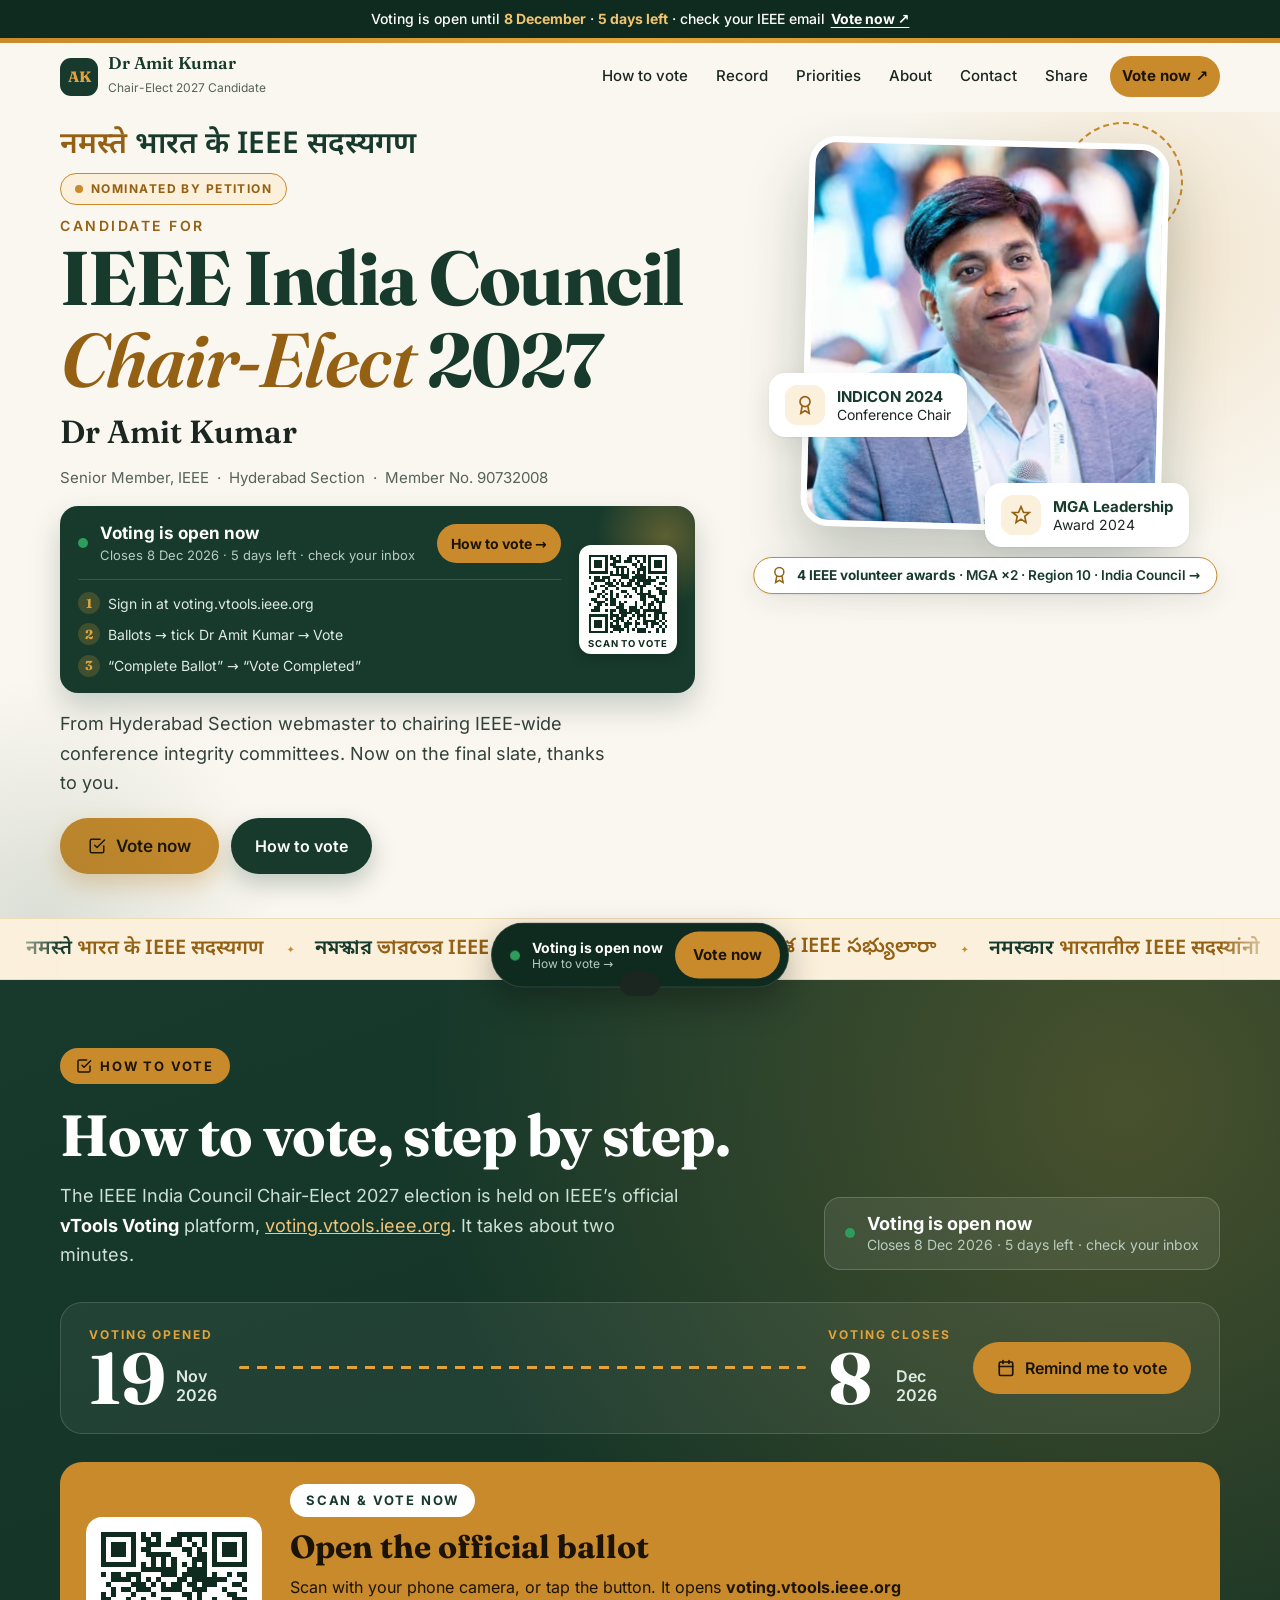
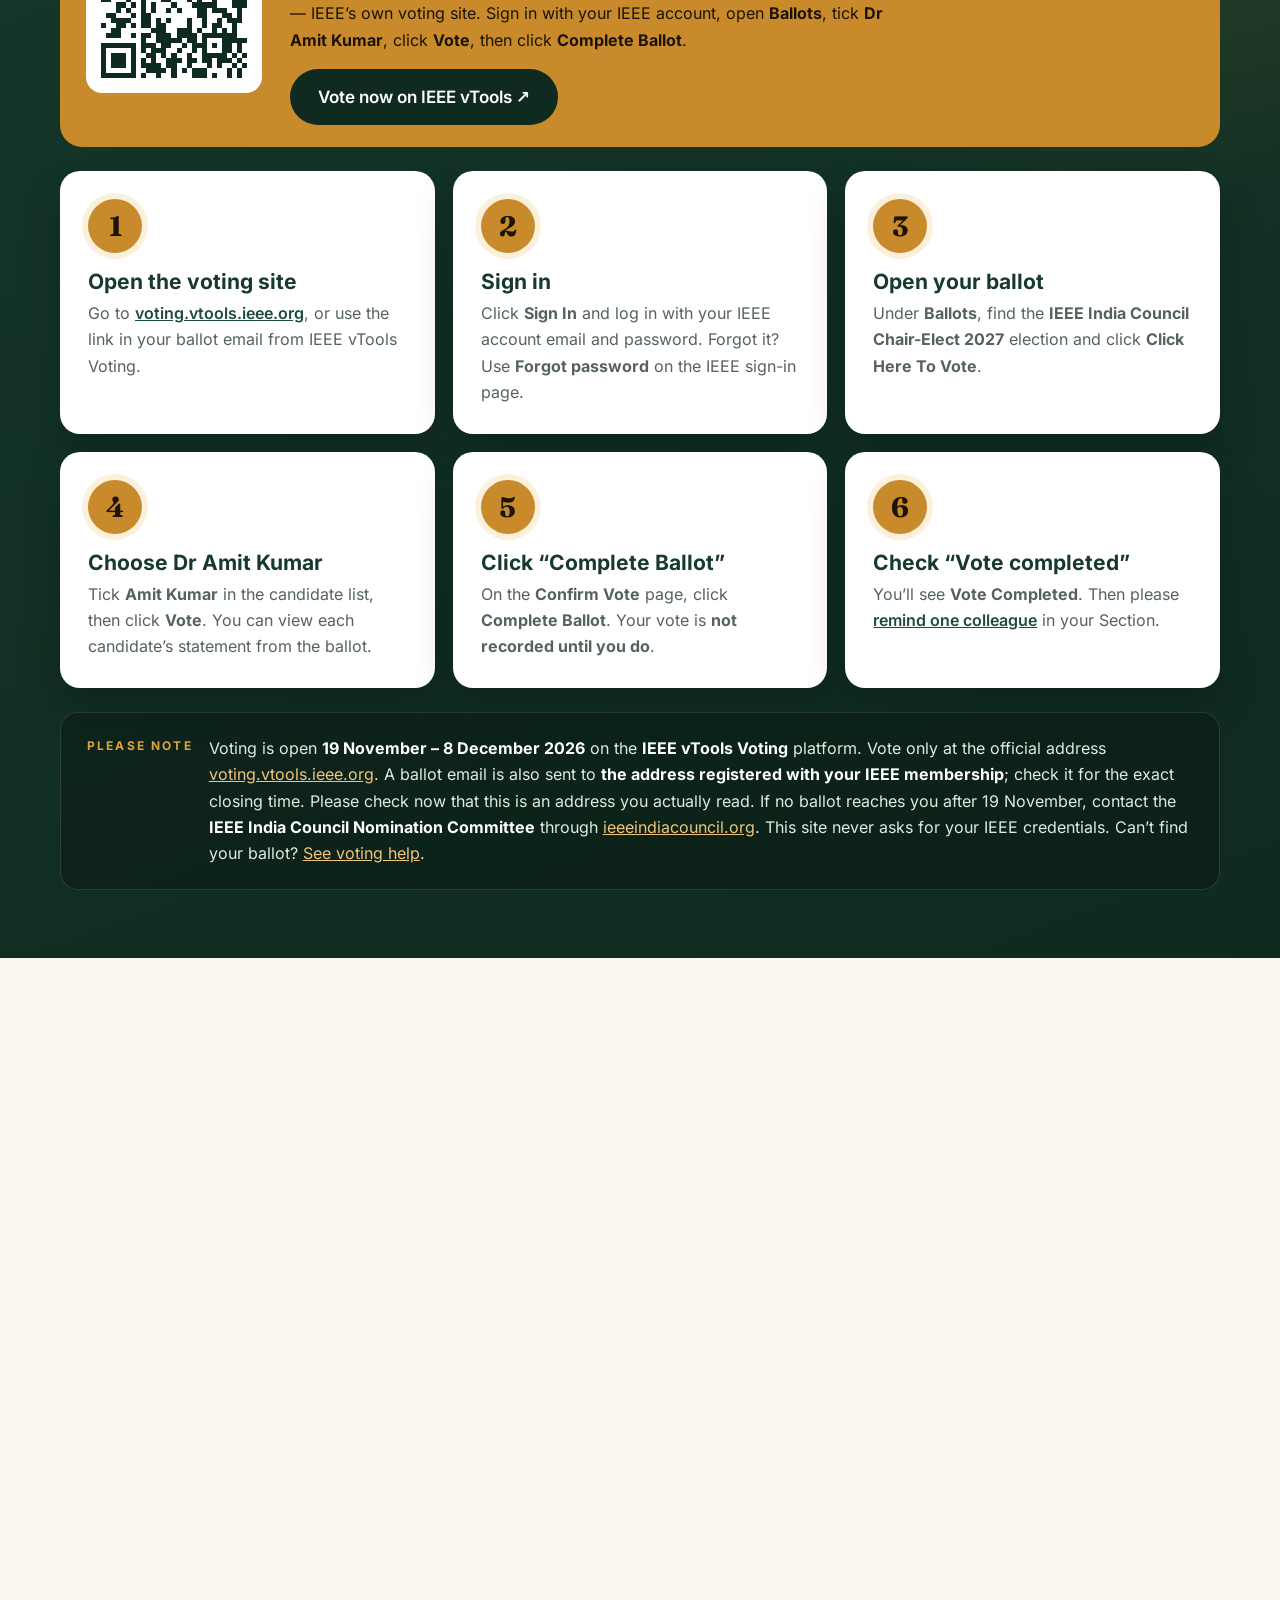
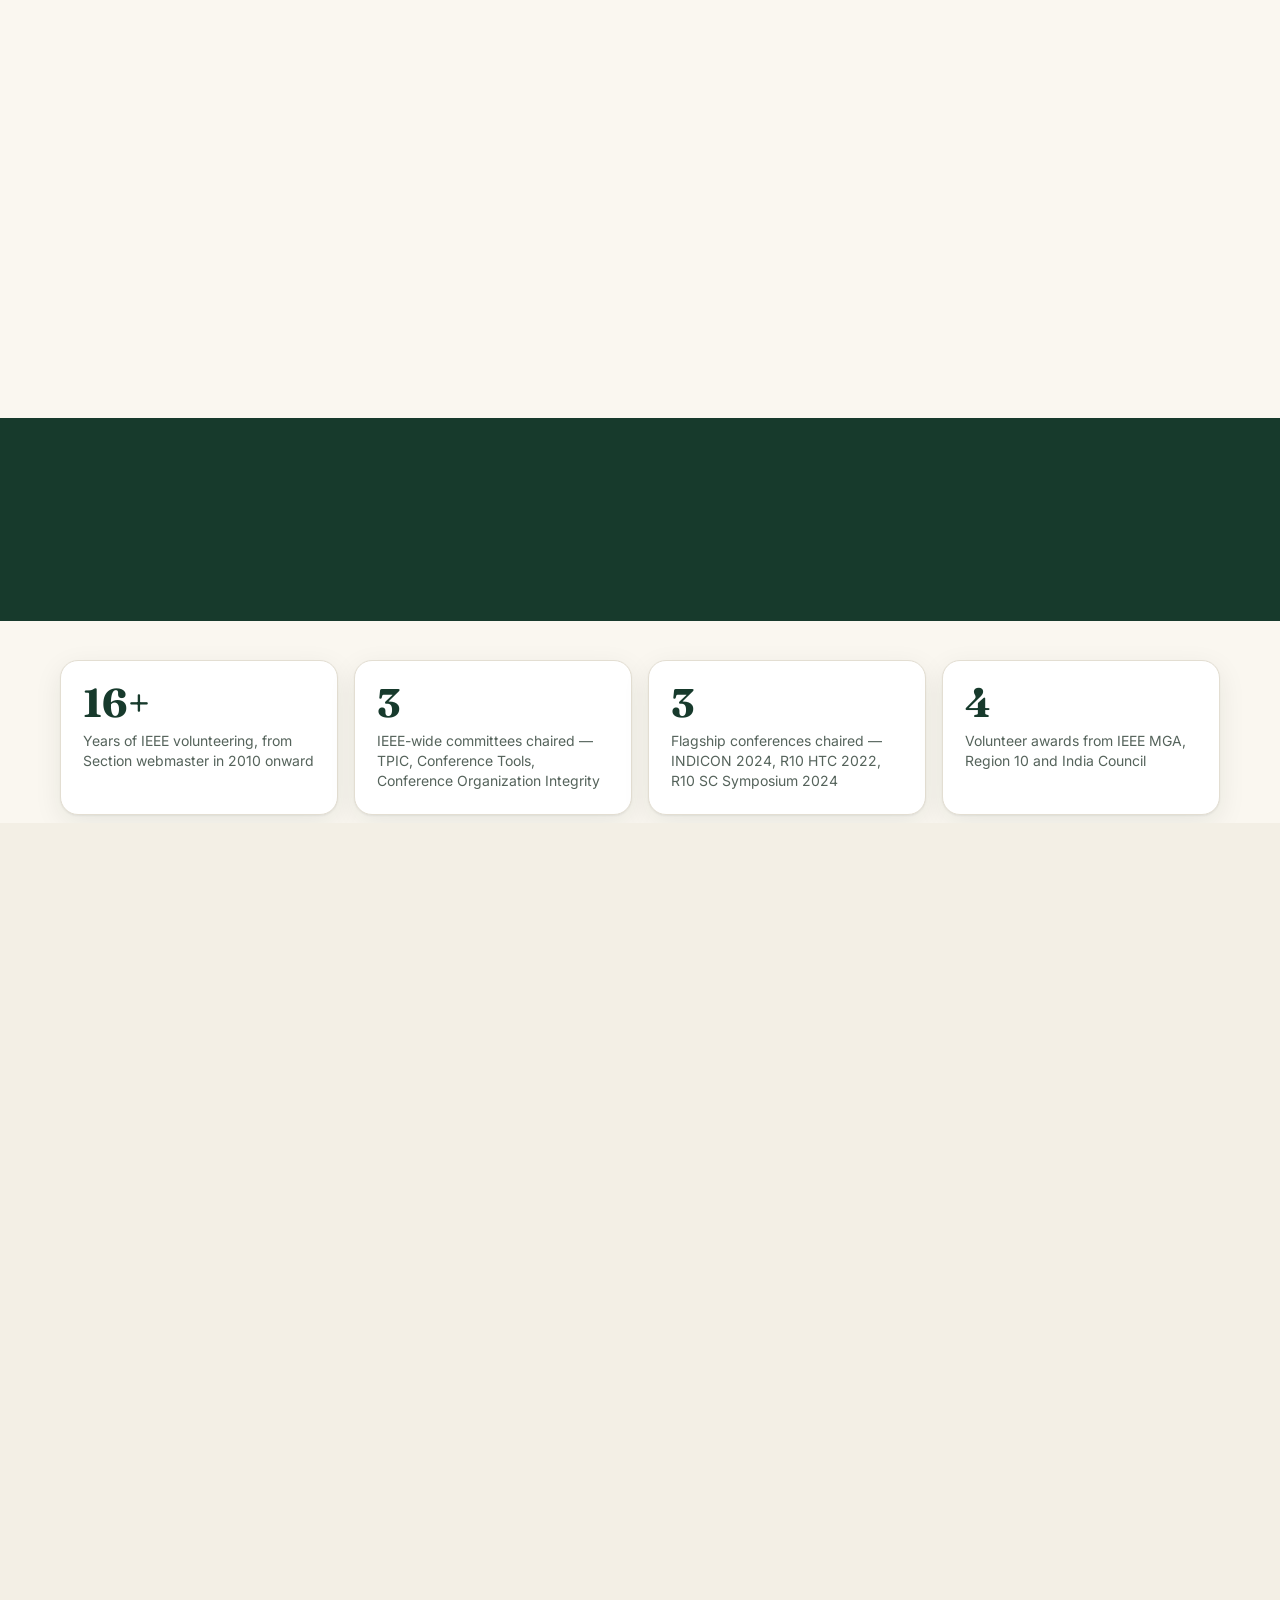
<file: index.html>
<!doctype html>
<html lang="en-IN">
<head>
<meta charset="utf-8">
<meta name="viewport" content="width=device-width, initial-scale=1">
<title>Dr Amit Kumar | Candidate, IEEE India Council Chair-Elect 2027</title>
<link rel="preload" href="assets/fonts/f5.woff2" as="font" type="font/woff2" crossorigin>
<link rel="preload" href="assets/fonts/f3.woff2" as="font" type="font/woff2" crossorigin>
<meta name="description" content="Personal website of Dr Amit Kumar, Senior Member IEEE, Hyderabad — candidate for IEEE India Council Chair-Elect 2027. Record, priorities and how to vote.">
<meta name="robots" content="index, follow, max-image-preview:large, max-snippet:-1, max-video-preview:-1">
<meta name="googlebot" content="index, follow">
<meta name="keywords" content="Dr Amit Kumar, Amit Kumar IEEE, IEEE India Council Chair-Elect 2027 candidate, IEEE Hyderabad Section, BioAxis DNA Research Centre, IEEE India Council election 2026">
<meta name="author" content="Dr Amit Kumar">
<meta name="theme-color" content="#173a2c">
<meta property="og:type" content="website">
<meta property="og:site_name" content="Dr Amit Kumar">
<meta property="og:locale" content="en_IN">
<meta property="og:title" content="Dr Amit Kumar | Candidate, IEEE India Council Chair-Elect 2027">
<meta property="og:description" content="Voting is open until 8 December 2026 on IEEE vTools Voting. Here’s how to vote in two minutes, plus Dr Amit Kumar’s record and priorities.">
<meta name="twitter:title" content="Dr Amit Kumar | Candidate, IEEE India Council Chair-Elect 2027">
<meta name="twitter:description" content="Voting is open until 8 December 2026 on IEEE vTools Voting. Here’s how to vote in two minutes, plus Dr Amit Kumar’s record and priorities.">
<meta property="og:image" content="https://dramitkr.github.io/assets/og-card.jpg">
<meta property="og:image:width" content="1200">
<meta property="og:image:height" content="628">
<meta property="og:image:alt" content="Thank you from Dr Amit Kumar, candidate for IEEE India Council Chair-Elect 2027. Voting 19 November to 8 December 2026 on IEEE vTools Voting.">
<meta name="twitter:image" content="https://dramitkr.github.io/assets/og-card.jpg">
<meta property="og:url" content="https://dramitkr.github.io/">
<link rel="canonical" href="https://dramitkr.github.io/">
<meta name="twitter:card" content="summary_large_image">
<link rel="icon" href="/favicon.ico" sizes="48x48">
<link rel="icon" href="/favicon.svg" type="image/svg+xml">
<link rel="icon" href="/assets/icons/icon-192.png" type="image/png" sizes="192x192">
<link rel="apple-touch-icon" href="/assets/icons/apple-touch-icon.png">
<link rel="manifest" href="/site.webmanifest">
<link rel="preload" as="image" type="image/avif" imagesrcset="assets/amit-kumar-360.avif 360w, assets/amit-kumar-560.avif 560w, assets/amit-kumar-720.avif 720w" imagesizes="(max-width:900px) 230px, 360px" fetchpriority="high">
<style>
/* latin-ext */@font-face {font-family: 'Fraunces';font-style: italic;font-weight: 600;font-display: swap;src: url(assets/fonts/f0.woff2) format('woff2');unicode-range: U+0100-02BA, U+02BD-02C5, U+02C7-02CC, U+02CE-02D7, U+02DD-02FF, U+0304, U+0308, U+0329, U+1D00-1DBF, U+1E00-1E9F, U+1EF2-1EFF, U+2020, U+20A0-20AB, U+20AD-20C4, U+2113, U+2C60-2C7F, U+A720-A7FF;}/* latin */@font-face {font-family: 'Fraunces';font-style: italic;font-weight: 600;font-display: swap;src: url(assets/fonts/f1.woff2) format('woff2');unicode-range: U+0000-00FF, U+0131, U+0152-0153, U+02BB-02BC, U+02C6, U+02DA, U+02DC, U+0304, U+0308, U+0329, U+2000-206F, U+20AC, U+2122, U+2191, U+2193, U+2212, U+2215, U+FEFF, U+FFFD;}/* latin-ext */@font-face {font-family: 'Fraunces';font-style: normal;font-weight: 500 700;font-display: swap;src: url(assets/fonts/f2.woff2) format('woff2');unicode-range: U+0100-02BA, U+02BD-02C5, U+02C7-02CC, U+02CE-02D7, U+02DD-02FF, U+0304, U+0308, U+0329, U+1D00-1DBF, U+1E00-1E9F, U+1EF2-1EFF, U+2020, U+20A0-20AB, U+20AD-20C4, U+2113, U+2C60-2C7F, U+A720-A7FF;}/* latin */@font-face {font-family: 'Fraunces';font-style: normal;font-weight: 500 700;font-display: swap;src: url(assets/fonts/f3.woff2) format('woff2');unicode-range: U+0000-00FF, U+0131, U+0152-0153, U+02BB-02BC, U+02C6, U+02DA, U+02DC, U+0304, U+0308, U+0329, U+2000-206F, U+20AC, U+2122, U+2191, U+2193, U+2212, U+2215, U+FEFF, U+FFFD;}/* latin-ext */@font-face {font-family: 'Inter';font-style: normal;font-weight: 400 700;font-display: swap;src: url(assets/fonts/f4.woff2) format('woff2');unicode-range: U+0100-02BA, U+02BD-02C5, U+02C7-02CC, U+02CE-02D7, U+02DD-02FF, U+0304, U+0308, U+0329, U+1D00-1DBF, U+1E00-1E9F, U+1EF2-1EFF, U+2020, U+20A0-20AB, U+20AD-20C4, U+2113, U+2C60-2C7F, U+A720-A7FF;}/* latin */@font-face {font-family: 'Inter';font-style: normal;font-weight: 400 700;font-display: swap;src: url(assets/fonts/f5.woff2) format('woff2');unicode-range: U+0000-00FF, U+0131, U+0152-0153, U+02BB-02BC, U+02C6, U+02DA, U+02DC, U+0304, U+0308, U+0329, U+2000-206F, U+20AC, U+2122, U+2191, U+2193, U+2212, U+2215, U+FEFF, U+FFFD;}
:root{
  --green-900:#0f2a1f; --green-800:#173a2c; --green-700:#1f4c3a; --green-100:#e4ede7;
  --amber:#c98a2b; --amber-600:#946013; --amber-100:#fbf0dc;
  --cream:#faf7f0; --paper:#ffffff; --ink:#1b2620; --muted:#55635b; --line:#e3ded2;
  --radius:18px; --shadow:0 1px 2px rgba(15,42,31,.06),0 8px 28px rgba(15,42,31,.08);
  --serif:"Fraunces",Georgia,"Times New Roman",serif;
  --sans:"Inter",system-ui,-apple-system,"Segoe UI",Roboto,Arial,sans-serif;
  color-scheme:light;
}
*{box-sizing:border-box}
html{scroll-behavior:smooth;scroll-padding-top:80px}
html{-webkit-text-size-adjust:100%;text-size-adjust:100%}
body{margin:0;background:var(--cream);color:var(--ink);font:16px/1.65 var(--sans);-webkit-font-smoothing:antialiased;overflow-x:hidden}
img,svg{max-width:100%;display:block}
img{height:auto}
a{color:var(--green-700)}
h1,h2,h3{font-family:var(--serif);color:var(--green-800);line-height:1.15;margin:0}
.wrap{width:min(1160px,100% - 32px);margin-inline:auto}
.eyebrow{font:600 12px/1 var(--sans);letter-spacing:.18em;text-transform:uppercase;color:var(--amber-600)}
.skip{position:absolute;left:-999px;top:8px;background:var(--green-800);color:#fff;padding:10px 14px;border-radius:8px;z-index:100}
.skip:focus{left:8px}
:focus-visible{outline:3px solid var(--amber);outline-offset:3px;border-radius:6px}

/* ---------- Nav ---------- */
.topbar{height:5px;background:linear-gradient(90deg,var(--amber),#e3a33b,var(--amber))}
.annbar{background:var(--green-900);color:#fff;font:500 14px/1.4 var(--sans);text-align:center;padding:9px 16px}
.annbar b{color:#f2c46d;font-weight:700}
.annbar a{color:#fff;font-weight:700;text-decoration:underline;text-underline-offset:3px;white-space:nowrap;margin-left:6px}
.annbar a:hover{color:#f2c46d}
.annbar.done a{display:none}
@media (max-width:520px){.annbar{font-size:13px;padding:8px 12px}}
header.nav{position:-webkit-sticky;position:sticky;top:0;z-index:50;background:rgba(250,247,240,.97);border-bottom:1px solid transparent;transition:border-color .25s,box-shadow .25s}
@media (min-width:901px){@supports ((backdrop-filter:blur(1px)) or (-webkit-backdrop-filter:blur(1px))){header.nav{background:rgba(250,247,240,.86);backdrop-filter:saturate(1.4) blur(12px);-webkit-backdrop-filter:saturate(1.4) blur(12px)}}}
header.nav.scrolled{border-color:var(--line);box-shadow:0 4px 20px rgba(15,42,31,.06)}
.nav-in{display:flex;align-items:center;justify-content:space-between;height:68px;gap:16px}
.brand{display:flex;align-items:center;gap:10px;text-decoration:none;color:var(--green-800)}
.mono{width:38px;height:38px;border-radius:11px;background:var(--green-800);color:#e3a33b;display:grid;place-items:center;font:700 15px var(--serif)}
.brand b{font:600 17px var(--serif);display:block;line-height:1.1}
.brand small{font-size:12px;color:var(--muted)}
.links{display:flex;gap:4px;align-items:center}
.links a{text-decoration:none;color:var(--ink);font-weight:500;font-size:15px;padding:8px 12px;border-radius:999px;transition:background .2s}
.links a:hover{background:var(--green-100)}
.links a.cta{background:var(--green-800);color:#fff;margin-left:6px}
.links a.cta:hover{background:var(--green-700)}
.burger{display:none;background:none;border:0;width:44px;height:44px;border-radius:10px;cursor:pointer}
.burger span{display:block;width:22px;height:2px;background:var(--green-800);margin:5px auto;transition:.3s}
@media (max-width:900px){
  .burger{display:block}
  .links{position:fixed;top:73px;left:0;right:0;flex-direction:column;align-items:stretch;background:var(--cream);padding:12px 16px 20px;border-bottom:1px solid var(--line);box-shadow:0 20px 30px rgba(15,42,31,.1);transform:translateY(-120%);transition:transform .35s ease;visibility:hidden}
  .links.open{transform:none;visibility:visible}
  .links a{padding:12px 14px;font-size:16px}
  .links a.cta{margin:8px 0 0;text-align:center}
  .burger[aria-expanded="true"] span:nth-child(1){transform:translateY(7px) rotate(45deg)}
  .burger[aria-expanded="true"] span:nth-child(2){opacity:0}
  .burger[aria-expanded="true"] span:nth-child(3){transform:translateY(-7px) rotate(-45deg)}
}

/* ---------- Hero ---------- */
.hero{position:relative;padding:14px 0 44px;overflow:hidden}
.hero::before{content:"";position:absolute;width:620px;height:620px;right:-180px;top:-160px;background:radial-gradient(circle,rgba(201,138,43,.18),transparent 65%);pointer-events:none}
.hero::after{content:"";position:absolute;width:520px;height:520px;left:-220px;bottom:-260px;background:radial-gradient(circle,rgba(31,76,58,.14),transparent 65%);pointer-events:none}
.hero-grid{display:grid;grid-template-columns:1.15fr .85fr;gap:56px;align-items:start;position:relative}
@media (min-width:901px){.portrait{margin-top:14px}}
.badge{display:inline-flex;align-items:center;gap:8px;border:1.5px solid var(--amber);color:var(--amber-600);background:var(--amber-100);font:700 12px/1 var(--sans);letter-spacing:.12em;text-transform:uppercase;padding:9px 14px;border-radius:999px}
.badge .dot{width:8px;height:8px;border-radius:50%;background:var(--amber)}

.hero .htitle{font-family:var(--serif);color:var(--green-800);line-height:1.15;font-size:clamp(40px,6.4vw,76px);font-weight:700;letter-spacing:-.02em;margin:4px 0 4px;line-height:1.08}
.hero .htitle em{font-style:italic;color:var(--amber-600);font-weight:600}
.hero .name{font:600 clamp(24px,3vw,32px)/1.2 var(--serif);color:var(--ink);margin:12px 0 2px}
.hero .meta{color:var(--muted);font-size:15px}
.hero .lead{font-size:18px;max-width:560px;margin:16px 0 20px;color:#33413a}
.btns{display:flex;flex-wrap:wrap;gap:12px}
.btn{display:inline-flex;align-items:center;gap:10px;font:600 16px var(--sans);padding:14px 22px;border-radius:999px;text-decoration:none;border:2px solid transparent;cursor:pointer;transition:transform .2s,box-shadow .2s,background .2s}
.btn:hover{transform:translateY(-2px)}
.btn-primary{background:var(--green-800);color:#fff;box-shadow:0 10px 24px rgba(23,58,44,.25)}
.btn-primary:hover{background:var(--green-700)}
.btn-ghost{background:transparent;color:var(--green-800);border-color:var(--green-800)}
.btn-ghost:hover{background:var(--green-100)}
.btn-amber{background:var(--amber);color:#1b1305}
.btn-amber:hover{background:#e3a33b}
.btn svg{width:18px;height:18px}
.portrait{position:relative;justify-self:center;width:min(360px,100%)}
.portrait .frame{border-radius:28px;overflow:hidden;box-shadow:0 30px 60px rgba(15,42,31,.25);transform:rotate(1.5deg);border:6px solid #fff}
.portrait .frame img{aspect-ratio:900/977;object-fit:cover;width:100%;height:auto}
.portrait .ring{position:absolute;top:-18px;right:-18px;width:120px;height:120px;border-radius:50%;border:2px dashed var(--amber);}

.float{position:absolute;background:#fff;border-radius:16px;box-shadow:var(--shadow);padding:12px 16px;display:flex;gap:12px;align-items:center;font-size:14px;line-height:1.3}
.float b{display:block;font:700 15px var(--sans);color:var(--green-800)}
.float .ic{width:40px;height:40px;border-radius:12px;display:grid;place-items:center;background:var(--amber-100);color:var(--amber-600);flex:none}
.float.f1{left:-36px;bottom:92px}
.float.f2{right:-24px;bottom:-18px}

@media (max-width:900px){
  .hero{padding:12px 0 36px}
  .hero-grid{grid-template-columns:1fr;gap:40px}
  .portrait{order:-1;width:min(320px,82%)}
  .float.f1{left:-20px}.float.f2{right:-14px}
}
@media (max-width:420px){.float{font-size:12px;padding:9px 11px}.float .ic{width:32px;height:32px}.float.f2{display:none}}

/* ---------- Vote status ---------- */
.vstatus{display:inline-flex;gap:12px;align-items:center;margin-top:16px;background:var(--paper);border:1px solid var(--line);border-radius:14px;padding:10px 16px;box-shadow:var(--shadow);line-height:1.3}
.vstatus b{display:block;color:var(--green-800);font-size:15px}
.vstatus small{color:var(--muted);font-size:13px}
.vdot{width:10px;height:10px;border-radius:50%;background:var(--amber);flex:none}
.vstatus.open .vdot{background:#2e9d5b}
@keyframes blink{50%{opacity:.35}}
.dates{display:flex;flex-wrap:wrap;align-items:center;gap:14px 18px;margin-top:22px}
.dates div:not(.arrow){background:var(--paper);border:1px solid var(--line);border-radius:14px;padding:12px 18px}
.dates small{display:block;color:var(--muted);font-size:12px;text-transform:uppercase;letter-spacing:.12em}
.dates b{font:700 22px var(--serif);color:var(--green-800)}
.dates .arrow{color:var(--amber);font-size:24px}
.dates .cal{font-weight:600;color:var(--green-700)}
/* ---------- Greetings ---------- */
.greet{display:flex;align-items:flex-start;gap:12px;min-height:0;max-width:640px;margin:0 0 8px}
.greet .gw{font-size:clamp(20px,2.4vw,30px);font-weight:600;color:var(--amber-600);line-height:1.3;transition:opacity .4s,transform .4s}
.greet .gb{color:var(--green-800)}
.greet.out .gw{opacity:0;transform:translateY(6px)}
.ribbon{background:var(--amber-100);border-top:1px solid #f0dcb5;border-bottom:1px solid #f0dcb5;overflow:hidden;padding:14px 0;position:relative}
.ribbon::before,.ribbon::after{content:"";position:absolute;top:0;bottom:0;width:60px;z-index:1;pointer-events:none}
.ribbon::before{left:0;background:linear-gradient(90deg,var(--amber-100),transparent)}
.ribbon::after{right:0;background:linear-gradient(-90deg,var(--amber-100),transparent)}
.track{display:flex;width:max-content;animation:marquee 70s linear infinite;will-change:transform}
.ribbon{contain:layout paint}
.ribbon:hover .track{animation-play-state:paused}
.gi{display:inline-flex;align-items:center;gap:8px;padding:0 26px;white-space:nowrap;position:relative}
.gi::after{content:"✦";position:absolute;right:-6px;color:var(--amber);font-size:10px;top:50%;transform:translateY(-50%)}
.gi .gw{font-size:20px;font-weight:600;color:var(--green-800);line-height:1.6}
.gi .gb{color:var(--amber-600)}
@keyframes marquee{to{transform:translateX(-50%)}}
@media (prefers-reduced-motion:reduce){.track{flex-wrap:wrap;width:auto;justify-content:center;row-gap:6px}.track .dup{display:none}}
/* ---------- Hero vote card ---------- */
.herovote{display:block;margin-top:14px;max-width:560px;background:var(--green-800);color:#dfeae3;border-radius:18px;padding:16px 18px;text-decoration:none;box-shadow:0 14px 30px rgba(23,58,44,.22);transition:transform .2s,box-shadow .2s;position:relative;overflow:hidden}
.herovote::after{content:"";position:absolute;right:-40px;top:-40px;width:140px;height:140px;border-radius:50%;background:radial-gradient(circle,rgba(227,163,59,.35),transparent 70%)}
.herovote:hover{transform:translateY(-2px);box-shadow:0 18px 36px rgba(23,58,44,.3)}
.hv-top{display:flex;align-items:center;justify-content:space-between;gap:12px;flex-wrap:wrap;position:relative;z-index:1}
.vstatus-in{display:inline-flex;gap:12px;align-items:center;line-height:1.3}
.vstatus-in b{display:block;color:#fff;font-size:17px}
.vstatus-in small{color:#b8cdbf;font-size:13px}
.hv-tag{background:var(--amber);color:#1b1305;font-weight:700;font-size:14px;padding:8px 14px;border-radius:999px;white-space:nowrap}
.hv-steps{display:flex;flex-wrap:wrap;gap:8px 18px;margin-top:14px;padding-top:12px;border-top:1px solid rgba(255,255,255,.14);font-size:14px;position:relative;z-index:1}
.hv-steps span{display:inline-flex;align-items:center;gap:8px}
.hv-steps i{font:700 13px/1 var(--serif);font-style:normal;width:22px;height:22px;border-radius:50%;background:rgba(227,163,59,.2);color:#e3a33b;display:grid;place-items:center;flex:none}
.awline{position:relative;z-index:2;display:flex;align-items:center;justify-content:center;gap:8px;width:max-content;max-width:min(400px,calc(100vw - 32px));margin:64px auto 0;left:50%;transform:translateX(-50%);background:var(--paper);border:1.5px solid var(--amber);border-radius:999px;padding:8px 16px;color:var(--green-800);font:600 13.5px/1.35 var(--sans);text-decoration:none;box-shadow:var(--shadow);text-align:center}
.awline svg{color:var(--amber-600);flex:none}
.awline b{font-weight:800}
.awline:hover{background:var(--amber-100)}
@media (min-width:901px){.awline{position:absolute;top:100%;margin-top:28px;max-width:100%}}
@media (min-width:1240px){.awline{max-width:none;white-space:nowrap}}
@media (max-width:900px){.awline{margin-top:18px;font-size:13px}}
@media (max-width:900px){.portrait{width:min(230px,62%)}.portrait .ring{width:80px;height:80px}.float{display:none}}
.hv-qr{display:none}
@media (min-width:901px){.herovote{display:grid;grid-template-columns:1fr auto;column-gap:18px;max-width:680px}.hv-top,.hv-steps{grid-column:1}.hv-qr{grid-column:2;grid-row:1/span 2;align-self:center;display:flex;flex-direction:column;align-items:center;gap:3px;background:#fff;border-radius:12px;padding:7px 7px 5px;box-shadow:0 4px 12px rgba(0,0,0,.18);position:relative;z-index:1}.hv-qr img{width:84px;height:84px;display:block}.hv-qr small{font:800 9.5px/1 var(--sans);letter-spacing:.08em;text-transform:uppercase;color:var(--green-900)}}
/* Short laptop screens: keep the vote box and buttons above the fold */
@media (min-width:901px) and (max-height:860px){.annbar{padding:6px 16px}.hero{padding-top:6px}.herovote{max-width:700px!important}.greet{margin-bottom:4px!important}.hero .eyebrow{margin-top:8px}.hero .htitle{font-size:clamp(40px,4.6vw,60px)}.hero .name{font-size:26px;margin-top:6px}.hero .meta{margin:6px 0 8px}.herovote{max-width:680px;padding:12px 16px;margin-top:8px}.hv-steps{margin-top:10px;padding-top:10px}.hv-qr img{width:76px;height:76px}.hero .lead{font-size:16px;max-width:640px;margin:12px 0 14px}}
@media (max-width:480px){.hv-steps{flex-direction:column;gap:6px}}
@media (max-width:900px){.greet{margin-bottom:8px}.hero-grid{gap:20px}}
/* ---------- How to vote ---------- */
.links a.votenow{background:var(--amber);color:#1b1305;font-weight:700}
.links a.votenow:hover{background:#e3a33b}
.btn-big{padding:16px 26px;font-size:17px;box-shadow:0 10px 24px rgba(201,138,43,.35)}
.open .vdot{background:#2e9d5b!important;animation:blink 2s ease-in-out infinite;will-change:opacity}
.votezone{background:radial-gradient(circle at 88% 8%,rgba(227,163,59,.25),transparent 38%),linear-gradient(160deg,var(--green-800),var(--green-900));color:#dfeae3;padding:68px 0;position:relative;overflow:hidden}
.vz-head{display:flex;justify-content:space-between;align-items:flex-end;gap:24px;flex-wrap:wrap;margin-bottom:32px}
.vz-kicker{display:inline-flex;gap:8px;align-items:center;background:var(--amber);color:#1b1305;font:700 13px/1 var(--sans);letter-spacing:.14em;text-transform:uppercase;padding:10px 16px;border-radius:999px}
.votezone h2{color:#fff;font-size:clamp(34px,5vw,58px);margin:18px 0 12px;letter-spacing:-.01em}
.vz-head p{color:#cfe0d6;font-size:18px;margin:0;max-width:620px}
.vz-head strong{color:#fff}
.vz-live{background:rgba(255,255,255,.08);border:1px solid rgba(255,255,255,.18);border-radius:16px;padding:14px 20px;display:grid;grid-template-columns:auto 1fr;column-gap:12px;align-items:center;line-height:1.35}
.vz-live .vdot{grid-row:span 2}
.vz-live b{color:#fff;font-size:18px}
.vz-live small{color:#b8cdbf;font-size:14px}
.vz-dates{display:flex;align-items:center;gap:22px;flex-wrap:wrap;background:rgba(255,255,255,.06);border:1px solid rgba(255,255,255,.14);border-radius:22px;padding:24px 28px;margin-bottom:28px}
.vz-date{display:grid;grid-template-columns:auto auto;column-gap:10px;align-items:end}
.vz-date small{grid-column:1/-1;color:#e3a33b;font:700 12px var(--sans);letter-spacing:.16em;text-transform:uppercase;margin-bottom:6px}
.vz-date b{font:700 72px/.85 var(--serif);color:#fff}
.vz-date span{font:600 16px/1.2 var(--sans);color:#dfeae3;padding-bottom:4px}
.vz-line{flex:1;min-width:40px;height:3px;background:repeating-linear-gradient(90deg,#e3a33b 0 10px,transparent 10px 18px);border-radius:2px}
.vz-dates .btn#cal{margin-left:auto}
.vz-qr{display:grid;grid-template-columns:auto 1fr;gap:28px;align-items:center;background:var(--amber);color:#1b1305;border-radius:22px;padding:22px 26px;margin-bottom:24px}
.qrbox{background:#fff;border-radius:16px;padding:10px;width:176px;height:176px}
.qrbox svg{display:block;width:100%;height:100%}
.qrtext h3{font:700 clamp(24px,3vw,32px)/1.15 var(--serif);color:#1b1305;margin:12px 0 8px}
.qrtext p{margin:0 0 16px;max-width:620px}
.qrtext .vz-kicker{color:var(--green-800)}
.qrtext .btn-amber{background:var(--green-900);color:#fff;box-shadow:none}
.qrtext .btn-amber:hover{background:var(--green-800)}
@media (max-width:600px){.vz-qr{grid-template-columns:1fr;justify-items:center;text-align:center;padding:22px 18px}.qrbox{width:200px;height:200px}.qrtext .btn{width:100%;justify-content:center}}
.vz-steps{list-style:none;margin:0;padding:0;display:grid;grid-template-columns:repeat(3,1fr);gap:18px}
.vz-step a{color:var(--green-700);font-weight:600}
.vz-dates .vz-go{margin-left:0;background:#fff;color:var(--green-800)}
.vz-dates .vz-go:hover{background:var(--green-100)}
.vz-step{background:#fff;color:var(--ink);border-radius:20px;padding:28px;position:relative;box-shadow:0 20px 40px rgba(0,0,0,.2);transition:transform .25s}
.vz-step:hover{transform:translateY(-4px)}
.vz-num{width:54px;height:54px;border-radius:50%;background:var(--amber);color:#1b1305;display:grid;place-items:center;font:700 28px var(--serif);margin-bottom:16px;box-shadow:0 0 0 6px var(--amber-100)}
.vz-step .ico{position:absolute;right:24px;top:28px;width:48px;height:48px;border-radius:14px;background:var(--green-100);color:var(--green-800);display:grid;place-items:center}
.vz-step h3{font:700 21px var(--sans);color:var(--green-800);margin:0 0 6px}
.vz-step p{margin:0;color:var(--muted)}
.votezone .notice{background:rgba(0,0,0,.22);border:1px solid rgba(255,255,255,.12)}
@media (max-width:980px){.vz-steps{grid-template-columns:repeat(2,1fr)}}
@media (max-width:820px){
  .votezone{padding:60px 0}
  .vz-steps{grid-template-columns:1fr}
  .vz-date b{font-size:56px}
  .vz-dates{padding:20px}
  .vz-dates .btn{margin-left:0;width:100%;justify-content:center}
}
.votebar{position:fixed;left:50%;bottom:16px;transform:translate(-50%,160%);z-index:60;display:flex;align-items:center;gap:12px;background:var(--green-900);color:#fff;text-decoration:none;padding:8px 8px 8px 18px;border-radius:999px;box-shadow:0 14px 34px rgba(0,0,0,.3);border:1px solid rgba(255,255,255,.12);transition:transform .35s ease;width:max-content;max-width:calc(100% - 24px)}
.votebar.show{transform:translate(-50%,0)}
.vb-txt b{display:block;font-size:14px;line-height:1.2}
.vb-txt small{display:block;font-size:12px;color:#b8cdbf;line-height:1.2}
.vb-cta{background:var(--amber);color:#1b1305;font-weight:700;font-size:15px;padding:11px 18px;border-radius:999px;white-space:nowrap}
.vb-cta:hover{background:#e3a33b}
.vb-info{display:flex;align-items:center;gap:12px;color:#fff;text-decoration:none}
.vb-cta{text-decoration:none}
@media (max-width:380px){.vb-txt small{display:none}}
/* ---------- Voting help FAQ ---------- */
.faqsec{padding-bottom:56px}
.faq-grid{display:grid;grid-template-columns:.8fr 1.2fr;gap:48px;align-items:start}
.faq details{background:var(--paper);border:1px solid var(--line);border-radius:16px;margin-bottom:12px;box-shadow:var(--shadow);overflow:hidden}
.faq summary{list-style:none;cursor:pointer;padding:18px 54px 18px 22px;font-weight:700;font-size:17px;color:var(--green-800);position:relative}
.faq summary::-webkit-details-marker{display:none}
.faq summary::after{content:"+";position:absolute;right:20px;top:50%;transform:translateY(-50%);width:28px;height:28px;border-radius:50%;background:var(--amber-100);color:var(--amber-600);display:grid;place-items:center;font-size:20px;font-weight:600;transition:transform .2s}
.faq details[open] summary::after{content:"–"}
.faq summary:hover{background:#fdfbf6}
.faq .ans{padding:0 22px 18px;color:#33413a}
.faq .ans ol{margin:0;padding-left:20px}
.faq .ans li{margin:6px 0}
@media (max-width:860px){.faq-grid{grid-template-columns:1fr;gap:8px}}
/* ---------- Thank-you band ---------- */
.thanks{background:var(--green-800);color:#eaf1ec;position:relative;overflow:hidden}
.thanks .wrap{display:grid;grid-template-columns:auto 1fr;gap:28px;align-items:center;padding:36px 0}
.thanks .big{font:700 clamp(56px,9vw,104px)/.9 var(--serif);color:#e3a33b}
.thanks h2{color:#fff;font-size:clamp(24px,3.2vw,34px);margin-bottom:8px}
.thanks p{margin:0;max-width:760px;color:#cfe0d6;font-size:17px}
@media (max-width:640px){.thanks .wrap{grid-template-columns:1fr;gap:6px}}

/* ---------- Stats ---------- */
.stats{display:grid;grid-template-columns:repeat(4,1fr);gap:16px;margin-top:-1px;padding:40px 0 8px}
.stat{background:var(--paper);border:1px solid var(--line);border-radius:var(--radius);padding:22px;text-align:left;box-shadow:var(--shadow)}
.stat .n{font:700 40px/1 var(--serif);color:var(--green-800)}
.stat .n span{color:var(--amber)}
.stat p{margin:8px 0 0;color:var(--muted);font-size:14px;line-height:1.45}
@media (max-width:820px){.stats{grid-template-columns:repeat(2,1fr)}}

/* ---------- Sections ---------- */
section.block{padding:72px 0}
@supports (content-visibility:auto){section.block,.thanks,footer{content-visibility:auto;contain-intrinsic-size:auto 900px}}
.head{max-width:720px;margin-bottom:40px}
.head h2{font-size:clamp(30px,4.2vw,46px);margin-top:12px;letter-spacing:-.01em}
.head p{color:var(--muted);font-size:17px;margin:14px 0 0}

/* Vote steps */
.steps{display:grid;grid-template-columns:repeat(3,1fr);gap:20px;counter-reset:s;position:relative}
.step{background:var(--paper);border:1px solid var(--line);border-radius:var(--radius);padding:28px;position:relative;box-shadow:var(--shadow);transition:transform .25s,box-shadow .25s}
.step:hover{transform:translateY(-4px);box-shadow:0 2px 4px rgba(15,42,31,.06),0 18px 40px rgba(15,42,31,.12)}
.step .num{font:700 54px/1 var(--serif);color:#b07a22}
.step .ico{position:absolute;right:24px;top:28px;width:48px;height:48px;border-radius:14px;background:var(--green-100);color:var(--green-800);display:grid;place-items:center}
.step h3{font:700 20px var(--sans);color:var(--ink);margin:14px 0 6px}
.step p{margin:0;color:var(--muted)}
@media (max-width:820px){.steps{grid-template-columns:1fr}}
.notice{margin-top:24px;background:var(--green-900);color:#dfeae3;border-radius:var(--radius);padding:22px 26px;display:flex;gap:16px;align-items:flex-start}
.notice .tag{font:700 12px/1 var(--sans);letter-spacing:.18em;color:#e3a33b;white-space:nowrap;padding-top:5px}
.notice strong{color:#fff}
.notice a{color:#f1c47a}
@media (max-width:600px){.notice{flex-direction:column;gap:8px}}

/* Record / tabs */
.alt{background:#f3efe5}
.tabs{display:flex;gap:8px;flex-wrap:wrap;margin-bottom:24px}
.tab{font:600 15px var(--sans);border:1.5px solid var(--line);background:var(--paper);color:var(--ink);padding:11px 18px;border-radius:999px;cursor:pointer;transition:.2s}
.tab:hover{border-color:var(--green-700)}
.tab[aria-selected="true"]{background:var(--green-800);color:#fff;border-color:var(--green-800)}
.tab .c{display:inline-grid;place-items:center;min-width:24px;height:24px;border-radius:999px;background:var(--amber-100);color:var(--amber-600);font-size:12px;margin-left:8px;padding:0 6px}
.tab[aria-selected="true"] .c{background:rgba(255,255,255,.16);color:#f1c47a}
.panel{display:grid;grid-template-columns:repeat(2,1fr);gap:14px}
.panel[hidden],#cal[hidden]{display:none}
.role{background:var(--paper);border:1px solid var(--line);border-radius:14px;padding:18px 20px;display:flex;gap:14px;align-items:flex-start;animation:rise .45s both}
.role .pip{flex:none;width:10px;height:10px;border-radius:50%;background:var(--amber);margin-top:9px}
.role b{display:block;color:var(--green-800);font-weight:700}
.role span{color:#3c4a43}
.role .when{display:block;font-style:normal;font-size:13px;color:var(--muted);margin-top:2px}
.role.hl{border-color:var(--amber);background:linear-gradient(135deg,#fff, var(--amber-100))}
@keyframes rise{from{opacity:0;transform:translateY(10px)}}
@media (max-width:700px){.panel{grid-template-columns:1fr}}

.awards{margin-top:56px}
.awards h3{font-size:26px;margin-bottom:20px}
.award-grid{display:grid;grid-template-columns:repeat(4,1fr);gap:16px}
.award{background:linear-gradient(135deg,#f3c46a 0%,#e3a33b 55%,#c98a2b 100%);color:#2a1a04;border-radius:var(--radius);padding:24px 20px;position:relative;overflow:hidden;box-shadow:inset 0 1px 0 rgba(255,255,255,.45),0 10px 24px rgba(169,111,24,.22)}
.award::after{content:"";position:absolute;right:-30px;top:-30px;width:110px;height:110px;border-radius:50%;background:rgba(255,255,255,.18)}
.award .yr{font:700 34px/1 var(--serif);color:var(--green-900)}
.award p{margin:10px 0 0;font-weight:700;line-height:1.35;position:relative}
.award small{display:block;color:#3d2805;font-weight:600;margin-top:4px}
@media (max-width:900px){.award-grid{grid-template-columns:repeat(2,1fr)}}
@media (max-width:440px){.award-grid{grid-template-columns:1fr}}

/* Priorities */
.prio-grid{display:grid;grid-template-columns:repeat(2,1fr);gap:20px}
.prio{background:var(--paper);border:1px solid var(--line);border-radius:22px;padding:30px;box-shadow:var(--shadow);position:relative;overflow:hidden;transition:transform .25s}
.prio:hover{transform:translateY(-4px)}
.prio::before{content:"";position:absolute;left:0;top:0;bottom:0;width:5px;background:linear-gradient(var(--amber),var(--green-700))}
.prio .top{display:flex;align-items:center;gap:14px;margin-bottom:14px}
.prio .ico{width:52px;height:52px;border-radius:16px;background:var(--amber-100);color:var(--amber-600);display:grid;place-items:center;flex:none}
.prio h3{font:700 22px var(--serif)}
.prio ul{margin:0;padding:0;list-style:none}
.prio li{padding-left:26px;position:relative;margin:10px 0;color:#33413a}
.prio li::before{content:"";position:absolute;left:0;top:10px;width:14px;height:2px;background:var(--amber)}
@media (max-width:760px){.prio-grid{grid-template-columns:1fr}}

/* About */
.about{display:grid;grid-template-columns:.9fr 1.1fr;gap:48px;align-items:center}
.about-card{background:var(--green-800);color:#dfeae3;border-radius:24px;padding:34px;position:relative;overflow:hidden}
.about-card h3{color:#fff;font-size:24px}
.about-card .k{font:600 12px var(--sans);letter-spacing:.16em;text-transform:uppercase;color:#e3a33b;margin-top:22px}
.about-card p{margin:4px 0 0}
.about-card::after{content:"DNA";position:absolute;right:-10px;bottom:-34px;font:700 130px/1 var(--serif);color:rgba(255,255,255,.05)}
.about-text p{font-size:17px;color:#33413a}
@media (max-width:860px){.about{grid-template-columns:1fr;gap:28px}}

/* Share */
.share{background:linear-gradient(135deg,var(--green-800),var(--green-900));color:#dfeae3;border-radius:28px;padding:56px;display:grid;grid-template-columns:1.1fr .9fr;gap:40px;align-items:center;position:relative;overflow:hidden}
.share::before{content:"";position:absolute;width:420px;height:420px;right:-120px;top:-160px;border-radius:50%;background:radial-gradient(circle,rgba(227,163,59,.28),transparent 65%)}
.share h2{color:#fff;font-size:clamp(28px,4vw,42px)}
.share p{color:#cfe0d6;font-size:17px}
.share-btns{display:grid;grid-template-columns:1fr 1fr;gap:12px;position:relative}
.sbtn{display:flex;align-items:center;justify-content:center;gap:10px;padding:15px;border-radius:14px;background:rgba(255,255,255,.08);border:1px solid rgba(255,255,255,.16);color:#fff;font:600 15px var(--sans);text-decoration:none;cursor:pointer;transition:.2s}
.sbtn:hover{background:rgba(255,255,255,.16);transform:translateY(-2px)}
.sbtn svg{width:20px;height:20px}
.sbtn.wide{grid-column:1/-1;background:var(--amber);color:#1b1305;border-color:var(--amber)}
.sbtn.wide:hover{background:#e3a33b}
.toast{position:fixed;left:50%;bottom:24px;transform:translate(-50%,120px);background:var(--ink);color:#fff;padding:12px 20px;border-radius:999px;font-weight:600;transition:transform .35s;z-index:99}
.toast.show{transform:translate(-50%,0)}
@media (max-width:820px){.share{grid-template-columns:1fr;padding:34px 22px}}

/* Posters */
.posters{display:grid;grid-template-columns:repeat(4,minmax(0,1fr));gap:20px}
.pshare{display:block;margin-top:12px;text-align:center;font-weight:600;font-size:14px;color:var(--green-800);text-underline-offset:3px}
.premind{margin:22px 0 0;font-size:15px;color:var(--muted)}
.premind a{font-weight:700;color:var(--green-800)}
.pdl{display:grid;grid-template-columns:1fr 1fr;gap:8px;margin-top:auto}.pdl .pdl-wide{grid-column:1/-1}.pdl .btn{justify-content:center;padding:12px 10px}
.pcard{margin:0;background:var(--paper);border:1px solid var(--line);border-radius:22px;padding:18px;box-shadow:var(--shadow);display:flex;flex-direction:column}
.pcard .thumb{height:400px;border-radius:14px;background:var(--green-100);display:grid;place-items:center;padding:16px;transition:background .2s}
.pcard .thumb:hover{background:#d6e4da}
.pcard picture{display:contents}
.pcard img{max-height:368px;width:auto;max-width:100%;border-radius:8px;box-shadow:0 10px 24px rgba(15,42,31,.2)}
.pcard h3{font:700 19px var(--sans);color:var(--green-800);margin:16px 0 2px}
.pcard p{margin:0 0 14px;color:var(--muted);font-size:14px}
.pcard .btn{justify-content:center;margin-top:auto}
@media (max-width:1180px){.posters{grid-template-columns:repeat(2,minmax(0,1fr))}}
@media (max-width:700px){.posters{grid-template-columns:1fr}.pcard .thumb{height:380px}.pcard img{max-height:348px}}
/* Contact */
.contact{display:grid;grid-template-columns:repeat(6,1fr);gap:16px}
.contact .cc{grid-column:span 2}
.contact .cc.half{grid-column:span 3}
.cc{background:var(--paper);border:1px solid var(--line);border-radius:var(--radius);padding:24px;text-decoration:none;color:var(--ink);display:flex;gap:16px;align-items:center;transition:.2s;box-shadow:var(--shadow)}
.cc:hover{border-color:var(--green-700);transform:translateY(-3px)}
.cc .ico{width:48px;height:48px;border-radius:14px;background:var(--green-100);color:var(--green-800);display:grid;place-items:center;flex:none}
.cc small{display:block;color:var(--muted);font-size:13px}
.cc b{font-weight:600;word-break:break-word}
@media (max-width:820px){.contact{grid-template-columns:1fr}.contact .cc,.contact .cc.half{grid-column:auto}}

/* Footer */
footer{background:var(--green-900);color:#b8cdbf;padding:56px 0 28px;margin-top:88px}
.foot-top{display:flex;justify-content:space-between;gap:24px;flex-wrap:wrap;align-items:flex-end;padding-bottom:28px;border-bottom:1px solid rgba(255,255,255,.1)}
.foot-top h2{color:#fff;font-size:clamp(24px,3vw,32px)}
.foot-top a{color:#e3a33b;text-decoration:none;font-weight:600}
.disclaimer{font-size:13px;line-height:1.6;margin-top:24px;color:#9fb6a8;max-width:900px;text-align:justify;hyphens:auto;-webkit-hyphens:auto}
@media (max-width:480px){.disclaimer{text-align:left}}
.disclaimer strong{color:#d6e3db}
.copy{font-size:13px;margin-top:16px;color:#7f998a}

/* Reveal */
.reveal{opacity:0;transform:translateY(24px);transition:opacity .7s ease,transform .7s ease}
.reveal.in{opacity:1;transform:none}
@media (prefers-reduced-motion:reduce){
  *,*::before,*::after{animation:none!important;transition:none!important;scroll-behavior:auto!important}
  .reveal{opacity:1;transform:none}
}
.sr{position:absolute;width:1px;height:1px;overflow:hidden;clip:rect(0 0 0 0)}
</style>
<script type="application/ld+json">{"@context":"https://schema.org","@graph":[{"@type":"WebSite","@id":"https://dramitkr.github.io/#website","url":"https://dramitkr.github.io/","name":"Dr Amit Kumar","description":"Personal website of Dr Amit Kumar","inLanguage":"en-IN","publisher":{"@id":"https://dramitkr.github.io/#person"}},{"@type":"ProfilePage","@id":"https://dramitkr.github.io/#webpage","url":"https://dramitkr.github.io/","name":"Dr Amit Kumar | Candidate, IEEE India Council Chair-Elect 2027","description":"Personal website of Dr Amit Kumar, Senior Member IEEE, Hyderabad — candidate for IEEE India Council Chair-Elect 2027. Record, priorities and how to vote.","isPartOf":{"@id":"https://dramitkr.github.io/#website"},"about":{"@id":"https://dramitkr.github.io/#person"},"mainEntity":{"@id":"https://dramitkr.github.io/#person"},"primaryImageOfPage":{"@id":"https://dramitkr.github.io/#photo"},"datePublished":"2026-11-17","dateModified":"2026-11-18","inLanguage":"en-IN"},{"@type":"ImageObject","@id":"https://dramitkr.github.io/#photo","url":"https://dramitkr.github.io/assets/amit-kumar.jpg","contentUrl":"https://dramitkr.github.io/assets/amit-kumar.jpg","width":900,"height":977,"caption":"Dr Amit Kumar"},{"@type":"Person","@id":"https://dramitkr.github.io/#person","name":"Dr Amit Kumar","alternateName":["Amit Kumar","Dr. Amit Kumar"],"honorificPrefix":"Dr","url":"https://dramitkr.github.io/","image":{"@id":"https://dramitkr.github.io/#photo"},"description":"Forensic scientist, entrepreneur and engineer from Hyderabad; IEEE Senior Member and volunteer since 2010; candidate for IEEE India Council Chair-Elect 2027.","jobTitle":"Director","worksFor":{"@type":"Organization","name":"BioAxis DNA Research Centre (P) Ltd","address":{"@type":"PostalAddress","addressLocality":"Hyderabad","addressRegion":"Telangana","addressCountry":"IN"}},"knowsAbout":["DNA forensics","Bioinformatics","Genetic predisposition studies","Conference organization","Technical program integrity","Volunteer leadership"],"memberOf":{"@type":"OrganizationRole","roleName":"Senior Member","memberOf":{"@type":"Organization","name":"IEEE","url":"https://www.ieee.org/"}},"award":["IEEE MGA Leadership Award (2024)","IEEE Region 10 Outstanding Volunteer (2022)","IEEE MGA Achievement Award (2020)","IEEE India Council Outstanding Volunteer (2020)"],"email":"mailto:amitkr@ieee.org","telephone":"+91-98498-07824","address":{"@type":"PostalAddress","addressLocality":"Hyderabad","addressRegion":"Telangana","addressCountry":"IN"},"sameAs":["https://www.linkedin.com/in/dramitkumar/","https://www.facebook.com/dramitkumaar"]},{"@type":"FAQPage","@id":"https://dramitkr.github.io/#voting-help","isPartOf":{"@id":"https://dramitkr.github.io/#webpage"},"mainEntity":[{"@type":"Question","name":"When is the voting?","acceptedAnswer":{"@type":"Answer","text":"Voting for IEEE India Council Chair-Elect 2027 runs from 19 November to 8 December 2026. Check the ballot email for the exact closing time."}},{"@type":"Question","name":"How do I vote?","acceptedAnswer":{"@type":"Answer","text":"Go to voting.vtools.ieee.org, sign in with your IEEE account, open the IEEE India Council Chair-Elect 2027 ballot, make your choice and click Complete Ballot."}},{"@type":"Question","name":"I can’t find my ballot. What should I do?","acceptedAnswer":{"@type":"Answer","text":"Check spam, junk and promotions folders; search your inbox for vTools or IEEE India Council; sign in directly at voting.vtools.ieee.org, where the ballot appears under Ballots; if no ballot reaches you after 19 November, contact the IEEE India Council Nomination Committee through ieeeindiacouncil.org."}},{"@type":"Question","name":"I voted but I’m not sure it counted.","acceptedAnswer":{"@type":"Answer","text":"You must click Complete Ballot on the Confirm Vote page. If you see Vote Completed, your vote is recorded."}},{"@type":"Question","name":"Who is eligible to vote?","acceptedAnswer":{"@type":"Answer","text":"Members who joined IEEE, or renewed their membership, on or before 31 March 2026, in a Section of the IEEE India Council. Eligibility also depends on membership grade under the IEEE India Council election rules. Eligible members see the ballot automatically when signing in at voting.vtools.ieee.org."}},{"@type":"Question","name":"Is my vote private?","acceptedAnswer":{"@type":"Answer","text":"You vote directly on IEEE’s own platform. Candidates do not see how any individual member voted."}},{"@type":"Question","name":"Does this website collect my details or ask for my IEEE login?","acceptedAnswer":{"@type":"Answer","text":"No. This site has no forms, sets no cookies and never asks for IEEE credentials. It counts visits with GoatCounter, a privacy-friendly counter that keeps no personal data."}},{"@type":"Question","name":"How can I help?","acceptedAnswer":{"@type":"Answer","text":"Vote now (it takes two minutes) and remind colleagues personally. Do not use IEEE mailing lists or official IEEE pages and groups to promote a candidate."}}]}]}</script>
<noscript><style>.reveal{opacity:1!important;transform:none!important}</style></noscript>
<noscript><link rel="stylesheet" href="assets/fonts/greetings.css"></noscript>
</head>
<body>
<a class="skip" href="#main">Skip to content</a>
<div class="annbar" id="annbar" role="region" aria-label="Voting dates"><span id="ann-txt">Voting is open <b>19 November – 8 December 2026</b> · check your IEEE email</span><a href="https://voting.vtools.ieee.org/" target="_blank" rel="noopener" id="ann-cta">Vote now ↗</a></div>
<div class="topbar" aria-hidden="true"></div>

<header class="nav" id="nav">
  <div class="wrap nav-in">
    <a class="brand" href="#top" aria-label="Dr Amit Kumar — home">
      <span class="mono" aria-hidden="true">AK</span>
      <span><b>Dr Amit Kumar</b><small>Chair-Elect 2027 Candidate</small></span>
    </a>
    <button class="burger" id="burger" aria-label="Open menu" aria-expanded="false" aria-controls="links"><span></span><span></span><span></span></button>
    <nav class="links" id="links" aria-label="Primary">
      <a href="#vote">How to vote</a>
      <a href="#record">Record</a>
      <a href="#priorities">Priorities</a>
      <a href="#about">About</a>
      <a href="#contact">Contact</a>
      <a href="#share">Share</a>
      <a href="https://voting.vtools.ieee.org/" class="cta votenow" target="_blank" rel="noopener">Vote now ↗</a>
    </nav>
  </div>
</header>

<main id="main">
<!-- HERO -->
<section class="hero" id="top">
  <div class="wrap hero-grid">
    <div>
      <p class="greet" id="greet" aria-label="Namaste Bharat — greetings in the languages of India"><span class="gw" lang="hi" style="font-family:'Noto Sans Devanagari',var(--serif)">नमस्ते <span class="gb">भारत के IEEE सदस्यगण</span></span></p>
      <span class="badge"><span class="dot" aria-hidden="true"></span>Nominated by petition</span>
      <p class="eyebrow" style="margin:14px 0 0;font-size:14px">Candidate for</p>
      <p class="htitle" style="margin-top:4px">IEEE India Council<br><em>Chair-Elect</em> 2027</p>
      <h1 class="name">Dr Amit Kumar</h1>
      <p class="meta">Senior Member, IEEE &nbsp;·&nbsp; Hyderabad Section &nbsp;·&nbsp; Member No. 90732008</p>
      <a class="herovote" href="#vote" aria-label="How to vote: voting runs 19 November to 8 December 2026 on IEEE vTools Voting">
        <span class="hv-top"><span class="vstatus-in" id="vstatus" role="status"><span class="vdot" aria-hidden="true"></span><span><b id="vs-title">Voting: 19 Nov – 8 Dec 2026</b><small id="vs-sub">On the IEEE vTools Voting platform</small></span></span><span class="hv-tag">How to vote →</span></span>
        <span class="hv-steps" aria-hidden="true">
          <span><i>1</i>Sign in at voting.vtools.ieee.org</span>
          <span><i>2</i>Ballots → tick Dr Amit Kumar → Vote</span>
          <span><i>3</i>“Complete Ballot” → “Vote Completed”</span>
        </span>
        <span class="hv-qr" aria-hidden="true"><img src="assets/qr-vote.svg" width="76" height="76" alt="" decoding="async"><small>Scan to vote</small></span>
      </a>
      <p class="lead">From Hyderabad Section webmaster to chairing IEEE-wide conference integrity committees. Now on the final slate, thanks to you.</p>
      <div class="btns">
        <a class="btn btn-amber btn-big" href="https://voting.vtools.ieee.org/" target="_blank" rel="noopener"><svg viewBox="0 0 24 24" fill="none" stroke="currentColor" stroke-width="2" stroke-linecap="round" stroke-linejoin="round" aria-hidden="true"><path d="M9 11l3 3L22 4"/><path d="M21 12v7a2 2 0 0 1-2 2H5a2 2 0 0 1-2-2V5a2 2 0 0 1 2-2h11"/></svg>Vote now</a>
        <a class="btn btn-primary" href="#vote">How to vote</a>
      </div>
    </div>
    <div class="portrait">
      <div class="ring" aria-hidden="true"></div>
      <div class="frame"><picture><source type="image/avif" srcset="assets/amit-kumar-360.avif 360w, assets/amit-kumar-560.avif 560w, assets/amit-kumar-720.avif 720w" sizes="(max-width:900px) 230px, 360px"><source type="image/webp" srcset="assets/amit-kumar-360.webp 360w, assets/amit-kumar-560.webp 560w, assets/amit-kumar-720.webp 720w" sizes="(max-width:900px) 230px, 360px"><img src="assets/amit-kumar.jpg" alt="Portrait of Dr Amit Kumar speaking at an IEEE event, holding a microphone" width="900" height="977" fetchpriority="high" decoding="async"></picture></div>
      <div class="float f1" aria-hidden="true">
        <span class="ic"><svg width="20" height="20" viewBox="0 0 24 24" fill="none" stroke="currentColor" stroke-width="2"><circle cx="12" cy="8" r="6"/><path d="M15.5 13.5L17 22l-5-3-5 3 1.5-8.5"/></svg></span>
        <span><b>INDICON 2024</b>Conference Chair</span>
      </div>
      <div class="float f2" aria-hidden="true">
        <span class="ic"><svg width="20" height="20" viewBox="0 0 24 24" fill="none" stroke="currentColor" stroke-width="2"><path d="M12 2l3 7h7l-5.5 4.5L18 21l-6-4-6 4 1.5-7.5L2 9h7z"/></svg></span>
        <span><b>MGA Leadership</b>Award 2024</span>
      </div>
      <!-- HEROAWARDS:START --><a class="awline" href="#awards"><svg width="18" height="18" viewBox="0 0 24 24" fill="none" stroke="currentColor" stroke-width="2" aria-hidden="true"><circle cx="12" cy="8" r="6"/><path d="M15.5 13.5L17 22l-5-3-5 3 1.5-8.5"/></svg><span><b>4 IEEE volunteer awards</b> · MGA ×2 · Region 10 · India Council →</span></a><!-- HEROAWARDS:END -->
    </div>
  </div>
</section>

<template id="dupt"><span class="dup" aria-hidden="true" style="display:contents"><span class="gi"><span class="gw" lang="hi" style="font-family:'Noto Sans Devanagari',var(--serif)">नमस्ते <span class="gb">भारत के IEEE सदस्यगण</span></span></span><span class="gi"><span class="gw" lang="bn" style="font-family:'Noto Sans Bengali',var(--serif)">নমস্কার <span class="gb">ভারতের IEEE সদস্যবৃন্দ</span></span></span><span class="gi"><span class="gw" lang="te" style="font-family:'Noto Sans Telugu',var(--serif)">నమస్కారం <span class="gb">భారతదేశ IEEE సభ్యులారా</span></span></span><span class="gi"><span class="gw" lang="mr" style="font-family:'Noto Sans Devanagari',var(--serif)">नमस्कार <span class="gb">भारतातील IEEE सदस्यांनो</span></span></span><span class="gi"><span class="gw" lang="ta" style="font-family:'Noto Sans Tamil',var(--serif)">வணக்கம் <span class="gb">பாரதத்தின் IEEE உறுப்பினர்களே</span></span></span><span class="gi"><span class="gw" lang="ur" dir="rtl" style="font-family:'Noto Naskh Arabic',var(--serif)">آداب <span class="gb">بھارت کے IEEE ممبران</span></span></span><span class="gi"><span class="gw" lang="gu" style="font-family:'Noto Sans Gujarati',var(--serif)">નમસ્તે <span class="gb">ભારતના IEEE સભ્યો</span></span></span><span class="gi"><span class="gw" lang="kn" style="font-family:'Noto Sans Kannada',var(--serif)">ನಮಸ್ಕಾರ <span class="gb">ಭಾರತದ IEEE ಸದಸ್ಯರೇ</span></span></span><span class="gi"><span class="gw" lang="or" style="font-family:'Noto Sans Oriya',var(--serif)">ନମସ୍କାର <span class="gb">ଭାରତର IEEE ସଦସ୍ୟଗଣ</span></span></span><span class="gi"><span class="gw" lang="ml" style="font-family:'Noto Sans Malayalam',var(--serif)">നമസ്കാരം <span class="gb">ഭാരതത്തിലെ IEEE അംഗങ്ങളേ</span></span></span><span class="gi"><span class="gw" lang="pa" style="font-family:'Noto Sans Gurmukhi',var(--serif)">ਸਤ ਸ੍ਰੀ ਅਕਾਲ <span class="gb">ਭਾਰਤ ਦੇ IEEE ਮੈਂਬਰੋ</span></span></span><span class="gi"><span class="gw" lang="as" style="font-family:'Noto Sans Bengali',var(--serif)">নমস্কাৰ <span class="gb">ভাৰতৰ IEEE সদস্যবৃন্দ</span></span></span><span class="gi"><span class="gw" lang="mai" style="font-family:'Noto Sans Devanagari',var(--serif)">प्रणाम <span class="gb">भारतक IEEE सदस्यगण</span></span></span><span class="gi"><span class="gw" lang="sat" style="font-family:'Noto Sans Ol Chiki',var(--serif)">ᱡᱚᱦᱟᱨ <span class="gb">ᱵᱷᱟᱨᱚᱛ ᱨᱮᱭᱟᱜ IEEE ᱥᱚᱫᱚᱥᱭᱚ ᱠᱚ</span></span></span><span class="gi"><span class="gw" lang="ks" dir="rtl" style="font-family:'Noto Naskh Arabic',var(--serif)">نمسکار <span class="gb">بھارتُک IEEE ممبرو</span></span></span><span class="gi"><span class="gw" lang="ne" style="font-family:'Noto Sans Devanagari',var(--serif)">नमस्ते <span class="gb">भारतका IEEE सदस्यहरू</span></span></span><span class="gi"><span class="gw" lang="sd" dir="rtl" style="font-family:'Noto Naskh Arabic',var(--serif)">سلام <span class="gb">ڀارت جا IEEE ميمبرو</span></span></span><span class="gi"><span class="gw" lang="kok" style="font-family:'Noto Sans Devanagari',var(--serif)">नमस्कार <span class="gb">भारतांतल्या IEEE सदस्यांनो</span></span></span><span class="gi"><span class="gw" lang="doi" style="font-family:'Noto Sans Devanagari',var(--serif)">जै दिया <span class="gb">भारत दे IEEE सदस्यो</span></span></span><span class="gi"><span class="gw" lang="mni" style="font-family:'Noto Sans Meetei Mayek',var(--serif)">ꯈꯨꯔꯨꯝꯖꯔꯤ <span class="gb">ꯚꯥꯔꯠꯀꯤ IEEE ꯃꯦꯝꯕꯔꯁꯤꯡ</span></span></span><span class="gi"><span class="gw" lang="brx" style="font-family:'Noto Sans Devanagari',var(--serif)">खुलुमबाय <span class="gb">भारतनि IEEE सदस्यफोर</span></span></span><span class="gi"><span class="gw" lang="sa" style="font-family:'Noto Sans Devanagari',var(--serif)">नमो नमः <span class="gb">भारतस्य IEEE सदस्याः</span></span></span><span class="gi"><span class="gw" lang="en" style="font-family:'Fraunces',var(--serif)">Namaste, <span class="gb">IEEE members of India</span></span></span></span></template>
<!-- GREETINGS -->
<div class="ribbon" role="region" aria-label="Namaste in India’s 22 scheduled languages and English">
  <div class="track"><span class="gi"><span class="gw" lang="hi" style="font-family:'Noto Sans Devanagari',var(--serif)">नमस्ते <span class="gb">भारत के IEEE सदस्यगण</span></span></span><span class="gi"><span class="gw" lang="bn" style="font-family:'Noto Sans Bengali',var(--serif)">নমস্কার <span class="gb">ভারতের IEEE সদস্যবৃন্দ</span></span></span><span class="gi"><span class="gw" lang="te" style="font-family:'Noto Sans Telugu',var(--serif)">నమస్కారం <span class="gb">భారతదేశ IEEE సభ్యులారా</span></span></span><span class="gi"><span class="gw" lang="mr" style="font-family:'Noto Sans Devanagari',var(--serif)">नमस्कार <span class="gb">भारतातील IEEE सदस्यांनो</span></span></span><span class="gi"><span class="gw" lang="ta" style="font-family:'Noto Sans Tamil',var(--serif)">வணக்கம் <span class="gb">பாரதத்தின் IEEE உறுப்பினர்களே</span></span></span><span class="gi"><span class="gw" lang="ur" dir="rtl" style="font-family:'Noto Naskh Arabic',var(--serif)">آداب <span class="gb">بھارت کے IEEE ممبران</span></span></span><span class="gi"><span class="gw" lang="gu" style="font-family:'Noto Sans Gujarati',var(--serif)">નમસ્તે <span class="gb">ભારતના IEEE સભ્યો</span></span></span><span class="gi"><span class="gw" lang="kn" style="font-family:'Noto Sans Kannada',var(--serif)">ನಮಸ್ಕಾರ <span class="gb">ಭಾರತದ IEEE ಸದಸ್ಯರೇ</span></span></span><span class="gi"><span class="gw" lang="or" style="font-family:'Noto Sans Oriya',var(--serif)">ନମସ୍କାର <span class="gb">ଭାରତର IEEE ସଦସ୍ୟଗଣ</span></span></span><span class="gi"><span class="gw" lang="ml" style="font-family:'Noto Sans Malayalam',var(--serif)">നമസ്കാരം <span class="gb">ഭാരതത്തിലെ IEEE അംഗങ്ങളേ</span></span></span><span class="gi"><span class="gw" lang="pa" style="font-family:'Noto Sans Gurmukhi',var(--serif)">ਸਤ ਸ੍ਰੀ ਅਕਾਲ <span class="gb">ਭਾਰਤ ਦੇ IEEE ਮੈਂਬਰੋ</span></span></span><span class="gi"><span class="gw" lang="as" style="font-family:'Noto Sans Bengali',var(--serif)">নমস্কাৰ <span class="gb">ভাৰতৰ IEEE সদস্যবৃন্দ</span></span></span><span class="gi"><span class="gw" lang="mai" style="font-family:'Noto Sans Devanagari',var(--serif)">प्रणाम <span class="gb">भारतक IEEE सदस्यगण</span></span></span><span class="gi"><span class="gw" lang="sat" style="font-family:'Noto Sans Ol Chiki',var(--serif)">ᱡᱚᱦᱟᱨ <span class="gb">ᱵᱷᱟᱨᱚᱛ ᱨᱮᱭᱟᱜ IEEE ᱥᱚᱫᱚᱥᱭᱚ ᱠᱚ</span></span></span><span class="gi"><span class="gw" lang="ks" dir="rtl" style="font-family:'Noto Naskh Arabic',var(--serif)">نمسکار <span class="gb">بھارتُک IEEE ممبرو</span></span></span><span class="gi"><span class="gw" lang="ne" style="font-family:'Noto Sans Devanagari',var(--serif)">नमस्ते <span class="gb">भारतका IEEE सदस्यहरू</span></span></span><span class="gi"><span class="gw" lang="sd" dir="rtl" style="font-family:'Noto Naskh Arabic',var(--serif)">سلام <span class="gb">ڀارت جا IEEE ميمبرو</span></span></span><span class="gi"><span class="gw" lang="kok" style="font-family:'Noto Sans Devanagari',var(--serif)">नमस्कार <span class="gb">भारतांतल्या IEEE सदस्यांनो</span></span></span><span class="gi"><span class="gw" lang="doi" style="font-family:'Noto Sans Devanagari',var(--serif)">जै दिया <span class="gb">भारत दे IEEE सदस्यो</span></span></span><span class="gi"><span class="gw" lang="mni" style="font-family:'Noto Sans Meetei Mayek',var(--serif)">ꯈꯨꯔꯨꯝꯖꯔꯤ <span class="gb">ꯚꯥꯔꯠꯀꯤ IEEE ꯃꯦꯝꯕꯔꯁꯤꯡ</span></span></span><span class="gi"><span class="gw" lang="brx" style="font-family:'Noto Sans Devanagari',var(--serif)">खुलुमबाय <span class="gb">भारतनि IEEE सदस्यफोर</span></span></span><span class="gi"><span class="gw" lang="sa" style="font-family:'Noto Sans Devanagari',var(--serif)">नमो नमः <span class="gb">भारतस्य IEEE सदस्याः</span></span></span><span class="gi"><span class="gw" lang="en" style="font-family:'Fraunces',var(--serif)">Namaste, <span class="gb">IEEE members of India</span></span></span></div>
</div>

<!-- VOTE -->
<section class="votezone" id="vote" aria-labelledby="vote-h">
  <div class="wrap">
    <div class="vz-head reveal">
      <div>
        <span class="vz-kicker"><svg width="16" height="16" viewBox="0 0 24 24" fill="none" stroke="currentColor" stroke-width="2.2" stroke-linecap="round" stroke-linejoin="round" aria-hidden="true"><path d="M9 11l3 3L22 4"/><path d="M21 12v7a2 2 0 0 1-2 2H5a2 2 0 0 1-2-2V5a2 2 0 0 1 2-2h11"/></svg>How to vote</span>
        <h2 id="vote-h">How to vote, step by step.</h2>
        <p>The IEEE India Council Chair-Elect 2027 election is held on IEEE’s official <strong>vTools Voting</strong> platform, <a href="https://voting.vtools.ieee.org/" target="_blank" rel="noopener" style="color:#f1c47a">voting.vtools.ieee.org</a>. It takes about two minutes.</p>
      </div>
      <div class="vz-live" id="vz-live" aria-hidden="true"><span class="vdot"></span><b id="vz-title">Voting: 19 Nov – 8 Dec 2026</b><small id="vz-sub">On IEEE vTools Voting</small></div>
    </div>
    <div class="vz-dates reveal">
      <div class="vz-date"><small>Voting opened</small><b>19</b><span>Nov<br>2026</span></div>
      <div class="vz-line" aria-hidden="true"></div>
      <div class="vz-date"><small>Voting closes</small><b>8</b><span>Dec<br>2026</span></div>
      <a class="btn btn-amber" id="cal" href="#" target="_blank" rel="noopener"><svg width="16" height="16" viewBox="0 0 24 24" fill="none" stroke="currentColor" stroke-width="2.2" stroke-linecap="round" stroke-linejoin="round" aria-hidden="true"><path d="M8 2v4M16 2v4M3 10h18"/><path d="M5 4h14a2 2 0 0 1 2 2v14a2 2 0 0 1-2 2H5a2 2 0 0 1-2-2V6a2 2 0 0 1 2-2z"/></svg><span id="cal-t">Remind me to vote</span></a>
    </div>
    <div class="vz-qr reveal">
      <div class="qrbox"><svg role="img" aria-label="QR code: voting.vtools.ieee.org" xmlns="http://www.w3.org/2000/svg" viewBox="0 0 31 31" shape-rendering="crispEdges"><path fill="#ffffff" d="M0 0h31v31H0z"/><path stroke="#0f2a1f" d="M1 1.5h7m1 0h1m1 0h2m3 0h6m1 0h7M1 2.5h1m5 0h1m1 0h2m1 0h1m2 0h2m1 0h1m2 0h1m1 0h1m5 0h1M1 3.5h1m1 0h3m1 0h1m2 0h3m1 0h3m2 0h1m1 0h1m1 0h1m1 0h3m1 0h1M1 4.5h1m1 0h3m1 0h1m1 0h2m6 0h2m1 0h1m2 0h1m1 0h3m1 0h1M1 5.5h1m1 0h3m1 0h1m2 0h5m3 0h1m1 0h2m1 0h1m1 0h3m1 0h1M1 6.5h1m5 0h1m3 0h1m1 0h1m1 0h1m3 0h3m1 0h1m5 0h1M1 7.5h7m1 0h1m1 0h1m1 0h1m1 0h1m1 0h1m1 0h1m1 0h1m1 0h7M9 8.5h7m2 0h4M1 9.5h1m1 0h2m1 0h3m4 0h3m1 0h5m1 0h1m2 0h1m1 0h2M3 10.5h4m1 0h1m1 0h1m1 0h1m3 0h2m1 0h7m3 0h1M2 11.5h1m4 0h3m1 0h1m1 0h1m1 0h2m1 0h2m1 0h3m3 0h2M3 12.5h1m1 0h2m1 0h3m2 0h4m2 0h3m3 0h1m3 0h1M1 13.5h1m1 0h1m3 0h1m3 0h1m5 0h2m1 0h1m5 0h2M1 14.5h2m3 0h1m2 0h1m3 0h2m3 0h1m1 0h1m2 0h1m3 0h3M4 15.5h2m1 0h1m1 0h1m1 0h1m3 0h1m3 0h5m3 0h3M4 16.5h1m1 0h1m2 0h1m1 0h1m2 0h1m1 0h1m3 0h2m1 0h3m2 0h1M2 17.5h2m3 0h1m1 0h2m9 0h2m3 0h2m1 0h1M3 18.5h4m2 0h2m1 0h1m1 0h1m3 0h1m2 0h1m2 0h1m1 0h3M1 19.5h1m2 0h2m1 0h1m1 0h2m1 0h2m4 0h1m2 0h1m1 0h2m2 0h1M3 20.5h2m6 0h3m2 0h3m1 0h1m2 0h1m1 0h1m1 0h1M2 21.5h3m2 0h1m1 0h2m1 0h3m1 0h4m1 0h7M9 22.5h1m2 0h5m1 0h2m1 0h1m3 0h5M1 23.5h7m1 0h3m1 0h2m2 0h1m1 0h3m1 0h1m1 0h2m1 0h1M1 24.5h1m5 0h1m1 0h1m1 0h3m2 0h1m2 0h1m1 0h1m3 0h2m1 0h1M1 25.5h1m1 0h3m1 0h1m2 0h2m1 0h1m1 0h1m2 0h1m2 0h5m1 0h1m1 0h1M1 26.5h1m1 0h3m1 0h1m1 0h1m1 0h1m2 0h3m1 0h2m1 0h2m1 0h3m1 0h1M1 27.5h1m1 0h3m1 0h1m1 0h4m1 0h2m2 0h1m3 0h1m1 0h1m2 0h1m1 0h1M1 28.5h1m5 0h1m2 0h4m1 0h1m1 0h1m1 0h3m4 0h1m1 0h1M1 29.5h7m1 0h1m2 0h1m2 0h1m3 0h3m1 0h1m2 0h1m1 0h1"/></svg></div>
      <div class="qrtext">
        <span class="vz-kicker" style="background:#fff">Scan &amp; vote now</span>
        <h3>Open the official ballot</h3>
        <p>Scan with your phone camera, or tap the button. It opens <strong>voting.vtools.ieee.org</strong> — IEEE’s own voting site. Sign in with your IEEE account, open <strong>Ballots</strong>, tick <strong>Dr Amit Kumar</strong>, click <strong>Vote</strong>, then click <strong>Complete Ballot</strong>.</p>
        <a class="btn btn-amber btn-big" href="https://voting.vtools.ieee.org/" target="_blank" rel="noopener">Vote now on IEEE vTools ↗</a>
      </div>
    </div>
    <ol class="vz-steps">
      <li class="vz-step reveal">
        <div class="vz-num">1</div>
        <h3>Open the voting site</h3>
        <p>Go to <a href="https://voting.vtools.ieee.org/" target="_blank" rel="noopener">voting.vtools.ieee.org</a>, or use the link in your ballot email from IEEE vTools Voting.</p>
      </li>
      <li class="vz-step reveal">
        <div class="vz-num">2</div>
        <h3>Sign in</h3>
        <p>Click <strong>Sign In</strong> and log in with your IEEE account email and password. Forgot it? Use <strong>Forgot password</strong> on the IEEE sign-in page.</p>
      </li>
      <li class="vz-step reveal">
        <div class="vz-num">3</div>
        <h3>Open your ballot</h3>
        <p>Under <strong>Ballots</strong>, find the <strong>IEEE India Council Chair-Elect 2027</strong> election and click <strong>Click Here To Vote</strong>.</p>
      </li>
      <li class="vz-step reveal">
        <div class="vz-num">4</div>
        <h3>Choose Dr Amit Kumar</h3>
        <p>Tick <strong>Amit Kumar</strong> in the candidate list, then click <strong>Vote</strong>. You can view each candidate’s statement from the ballot.</p>
      </li>
      <li class="vz-step reveal">
        <div class="vz-num">5</div>
        <h3>Click “Complete Ballot”</h3>
        <p>On the <strong>Confirm Vote</strong> page, click <strong>Complete Ballot</strong>. Your vote is <strong>not recorded until you do</strong>.</p>
      </li>
      <li class="vz-step reveal">
        <div class="vz-num">6</div>
        <h3>Check “Vote completed”</h3>
        <p>You’ll see <strong>Vote Completed</strong>. Then please <a href="#share">remind one colleague</a> in your Section.</p>
      </li>
    </ol>
    <div class="notice reveal" role="note">
      <span class="tag">PLEASE NOTE</span>
      <p style="margin:0">Voting is open <strong>19 November – 8 December 2026</strong> on the <strong>IEEE vTools Voting</strong> platform. Vote only at the official address <a href="https://voting.vtools.ieee.org/" target="_blank" rel="noopener">voting.vtools.ieee.org</a>. A ballot email is also sent to <strong>the address registered with your IEEE membership</strong>; check it for the exact closing time. Please check now that this is an address you actually read. If no ballot reaches you after 19 November, contact the <strong>IEEE India Council Nomination Committee</strong> through <a href="https://ieeeindiacouncil.org/" target="_blank" rel="noopener">ieeeindiacouncil.org</a>. This site never asks for your IEEE credentials. Can’t find your ballot? <a href="#voting-help">See voting help</a>.</p>
    </div>
  </div>
</section>

<!-- VOTING HELP -->
<section class="block faqsec" id="voting-help" aria-labelledby="faq-h">
  <div class="wrap faq-grid">
    <div class="head reveal">
      <span class="eyebrow">Voting help</span>
      <h2 id="faq-h">Questions about voting</h2>
      <p>Quick answers so your ballot doesn’t go uncast. Official election information comes only from the IEEE India Council and IEEE vTools Voting.</p>
    </div>
    <div class="faq">
      <details class="reveal"><summary>When is the voting?</summary><div class="ans">Voting for IEEE India Council Chair-Elect 2027 runs from <strong>19 November to 8 December 2026</strong>. Check the ballot email for the exact closing time.</div></details>
      <details class="reveal"><summary>How do I vote?</summary><div class="ans">Go to <a href="https://voting.vtools.ieee.org/" target="_blank" rel="noopener">voting.vtools.ieee.org</a>, sign in with your IEEE account, open the IEEE India Council Chair-Elect 2027 ballot, make your choice, click <strong>Vote</strong>, then click <strong>Complete Ballot</strong>. You’ll also receive a ballot email from IEEE vTools Voting with a direct link. <a href="#vote">See the step-by-step guide</a>.</div></details>
      <details class="reveal" open><summary>I can’t find my ballot. What should I do?</summary><div class="ans"><ol><li>You don’t need the email — sign in directly at <a href="https://voting.vtools.ieee.org/" target="_blank" rel="noopener">voting.vtools.ieee.org</a>; your ballot appears under <strong>Ballots</strong>.</li><li>Check your <strong>spam, junk and promotions</strong> folders.</li><li>Search your inbox for <strong>“vTools”</strong> or <strong>“IEEE India Council”</strong>.</li><li>Check which email address is registered with your IEEE membership (sign in at <a href="https://www.ieee.org/" target="_blank" rel="noopener">ieee.org</a>). Changing it now may not take effect in time for this election, so rely on step 1 above.</li><li>If no ballot reaches you after 19 November, contact the <strong>IEEE India Council Nomination Committee</strong> through the official website, <a href="https://ieeeindiacouncil.org/" target="_blank" rel="noopener">ieeeindiacouncil.org</a>.</li></ol></div></details>
      <details class="reveal"><summary>I voted but I’m not sure it counted.</summary><div class="ans">After choosing, click <strong>Vote</strong>, and then you must click <strong>Complete Ballot</strong> on the Confirm Vote page. If you see <strong>Vote Completed</strong>, your vote is recorded. If not, sign in again at <a href="https://voting.vtools.ieee.org/" target="_blank" rel="noopener">voting.vtools.ieee.org</a> and finish the ballot.</div></details>
      <details class="reveal"><summary>Who is eligible to vote?</summary><div class="ans">You must have been an IEEE member <strong>on or before 31 March 2026</strong>, or have <strong>renewed your membership on or before 31 March 2026</strong>, in a Section of the IEEE India Council. Eligibility also depends on your membership grade, as set by the IEEE India Council election rules. If you are eligible, your ballot appears automatically when you sign in at <a href="https://voting.vtools.ieee.org/" target="_blank" rel="noopener">voting.vtools.ieee.org</a> — you don’t need to register. For questions about eligibility, please contact the IEEE India Council.</div></details>
      <details class="reveal"><summary>Is my vote private?</summary><div class="ans">You vote directly on IEEE’s own platform. Candidates, including me, do not see how any individual member voted.</div></details>
      <details class="reveal"><summary>Does this website collect my details or ask for my IEEE login?</summary><div class="ans">No. This site has no forms, sets no cookies and never asks for your IEEE credentials. It counts visits with GoatCounter, a privacy-friendly counter that keeps no personal data. Only enter your IEEE login on official IEEE pages.</div></details>
      <details class="reveal"><summary>How can I help?</summary><div class="ans">Vote now (it takes two minutes), and remind colleagues in your Section — personally, one to one. Please don’t use IEEE mailing lists, vTools/e-Notice, or official IEEE Section, Chapter or Council pages and groups to promote a candidate. <a href="#share">Share this page</a> or <a href="#posters">download a poster</a>.</div></details>
    </div>
  </div>
</section>

<!-- THANK YOU -->
<section class="thanks" aria-labelledby="thanks-h">
  <div class="wrap">
    <div class="big" aria-hidden="true">“</div>
    <div>
      <h2 id="thanks-h">Thank you — the petition succeeded.</h2>
      <p>Endorsements came from members across the constituent Sections of the India Council, and my name is now on the slate for Chair-Elect 2027. That was your doing, and I am grateful for it.</p>
    </div>
  </div>
</section>

<div class="wrap">
  <div class="stats reveal" role="list">
    <div class="stat" role="listitem"><div class="n" data-count="16" data-suffix="+">16+</div><p>Years of IEEE volunteering, from Section webmaster in 2010 onward</p></div>
    <div class="stat" role="listitem"><div class="n" data-count="3">3</div><p>IEEE-wide committees chaired — TPIC, Conference Tools, Conference Organization Integrity</p></div>
    <div class="stat" role="listitem"><div class="n" data-count="3">3</div><p>Flagship conferences chaired — INDICON 2024, R10 HTC 2022, R10 SC Symposium 2024</p></div>
    <div class="stat" role="listitem"><div class="n" id="stat-awards" data-count="4">4</div><p>Volunteer awards from IEEE MGA, Region 10 and India Council</p></div>
  </div>
</div>

<!-- RECORD -->
<section class="block alt" id="record" aria-labelledby="record-h">
  <div class="wrap">
    <div class="head reveal">
      <span class="eyebrow">Positions held · since 2010</span>
      <h2 id="record-h">From Section webmaster to IEEE-wide committee chair.</h2>
      <p>Every office in the Hyderabad Section, then India Council, Region 10 and IEEE-wide committees — building chapters, running conferences and protecting their integrity.</p>
    </div>

    <!-- POSITIONS:START (generated from data/positions.json) -->
    <div class="tabs" role="tablist" aria-label="Positions by level">
      <button class="tab" role="tab" id="t1" aria-controls="p1" aria-selected="true">IEEE-wide · current<span class="c">8</span></button>
      <button class="tab" role="tab" id="t2" aria-controls="p2" aria-selected="false" tabindex="-1">IEEE-wide · past<span class="c">9</span></button>
      <button class="tab" role="tab" id="t3" aria-controls="p3" aria-selected="false" tabindex="-1">Region 10 &amp; India Council<span class="c">8</span></button>
      <button class="tab" role="tab" id="t4" aria-controls="p4" aria-selected="false" tabindex="-1">Hyderabad Section<span class="c">9</span></button>
    </div>

    <div class="panel" role="tabpanel" id="p1" aria-labelledby="t1">
      <div class="role hl"><span class="pip"></span><div><b>Chair</b><span>Technical Program Integrity Committee (TPIC), IEEE Conferences Committee</span><em class="when">2025 – present</em></div></div>
      <div class="role hl"><span class="pip"></span><div><b>Chair</b><span>Conference Tools Committee, IEEE Conferences Committee</span><em class="when">2026 – present</em></div></div>
      <div class="role"><span class="pip"></span><div><b>Member</b><span>IEEE Conferences Committee · Technical Activities Board appointment</span><em class="when">2026 – 2027</em></div></div>
      <div class="role"><span class="pip"></span><div><b>Member</b><span>Conference Publications Committee · MGA appointment</span><em class="when">2025 – 2026</em></div></div>
      <div class="role"><span class="pip"></span><div><b>Member, as TPIC Chair</b><span>Conference Quality Committee</span><em class="when">2025 – present</em></div></div>
      <div class="role"><span class="pip"></span><div><b>Member</b><span>Conference Organization Integrity Committee</span><em class="when">2025 – present</em></div></div>
      <div class="role"><span class="pip"></span><div><b>Corresponding Member</b><span>Conference Application Review Committee</span><em class="when">2025 – present</em></div></div>
      <div class="role"><span class="pip"></span><div><b>Member</b><span>Service Awards Committee</span><em class="when">2026 – 2027</em></div></div>
    </div>
    <div class="panel" role="tabpanel" id="p2" aria-labelledby="t2" hidden>
      <div class="role hl"><span class="pip"></span><div><b>Chair</b><span>Conference Organization Integrity Committee, IEEE Conferences Committee</span><em class="when">2023 – 2024</em></div></div>
      <div class="role"><span class="pip"></span><div><b>Member</b><span>Technical Program Integrity Committee</span><em class="when">2023 – 2024</em></div></div>
      <div class="role"><span class="pip"></span><div><b>Member</b><span>Conference Quality Committee</span><em class="when">2023 – 2025</em></div></div>
      <div class="role"><span class="pip"></span><div><b>Member</b><span>Conference Organization Integrity Committee</span><em class="when">2022</em></div></div>
      <div class="role"><span class="pip"></span><div><b>Member</b><span>IEEE New Initiatives Committee</span><em class="when">2024 – 2025</em></div></div>
      <div class="role"><span class="pip"></span><div><b>Member</b><span>Eric Herz Outstanding Staff Member Award Committee</span><em class="when">2023 – 2026</em></div></div>
      <div class="role"><span class="pip"></span><div><b>Member</b><span>MGA Nominations &amp; Appointments Committee</span><em class="when">2020 – 2021</em></div></div>
      <div class="role"><span class="pip"></span><div><b>Member</b><span>MGA Strategic Planning Committee</span><em class="when">2017 – 2018</em></div></div>
      <div class="role"><span class="pip"></span><div><b>Member</b><span>IEEE Corporate Engagement Ad Hoc Committee</span><em class="when">2013</em></div></div>
    </div>
    <div class="panel" role="tabpanel" id="p3" aria-labelledby="t3" hidden>
      <div class="role hl"><span class="pip"></span><div><b>Chair</b><span>Section &amp; Chapter Committee, IEEE Region 10 (Asia-Pacific)</span><em class="when">2021 – 2024</em></div></div>
      <div class="role hl"><span class="pip"></span><div><b>Conference Chair</b><span>IEEE INDICON 2024, the India Council’s flagship conference</span><em class="when">2024</em></div></div>
      <div class="role"><span class="pip"></span><div><b>Conference Chair</b><span>2022 IEEE Region 10 Humanitarian Technology Conference (R10 HTC)</span><em class="when">2021 – 2022</em></div></div>
      <div class="role"><span class="pip"></span><div><b>Conference Chair</b><span>2024 IEEE Region 10 Section Chapter Symposium</span><em class="when">2024</em></div></div>
      <div class="role"><span class="pip"></span><div><b>Lead organiser</b><span>R10 Conference Leadership Workshop</span></div></div>
      <div class="role"><span class="pip"></span><div><b>Professional Activities</b><span>IEEE India Council</span><em class="when">2015 – 2016</em></div></div>
      <div class="role"><span class="pip"></span><div><b>Technical Activities</b><span>IEEE India Council</span><em class="when">2015 – 2016</em></div></div>
      <div class="role"><span class="pip"></span><div><b>Member</b><span>IEEE India Council Conference Committee</span></div></div>
    </div>
    <div class="panel" role="tabpanel" id="p4" aria-labelledby="t4" hidden>
      <div class="role hl"><span class="pip"></span><div><b>Chair</b><span>IEEE Hyderabad Section</span><em class="when">2020</em></div></div>
      <div class="role"><span class="pip"></span><div><b>Vice Chair</b><span>IEEE Hyderabad Section</span><em class="when">2018 – 2019</em></div></div>
      <div class="role"><span class="pip"></span><div><b>Treasurer</b><span>IEEE Hyderabad Section</span><em class="when">2013 – 2016</em></div></div>
      <div class="role"><span class="pip"></span><div><b>Secretary</b><span>IEEE Hyderabad Section</span><em class="when">2011 – 2013</em></div></div>
      <div class="role"><span class="pip"></span><div><b>Conferences Committee Chair</b><span>IEEE Hyderabad Section</span><em class="when">2018 – 2019 · 2023 – 2024</em></div></div>
      <div class="role"><span class="pip"></span><div><b>India Council Representative</b><span>IEEE Hyderabad Section</span><em class="when">2019 · 2022 – 2023</em></div></div>
      <div class="role"><span class="pip"></span><div><b>Founding Chapter Chair</b><span>IEEE Sensors Council Chapter, Hyderabad Section</span><em class="when">2021 – 2023</em></div></div>
      <div class="role"><span class="pip"></span><div><b>Founding Chapter Chair</b><span>IEEE Computational Intelligence Society Chapter, Hyderabad Section</span><em class="when">2011 – 2014</em></div></div>
      <div class="role"><span class="pip"></span><div><b>Webmaster · vTools Coordinator · R&amp;D Policy</b><span>IEEE Hyderabad Section</span><em class="when">2010 – 2013</em></div></div>
    </div>

    <!-- POSITIONS:END -->

    <div class="awards" id="awards">
      <h3 class="reveal">Awards &amp; recognition</h3>
      <div class="award-grid">
        <!-- AWARDS:START -->
        <div class="award reveal"><div class="yr">2024</div><p>IEEE MGA Leadership Award<small>Member &amp; Geographic Activities</small></p></div>
        <div class="award reveal"><div class="yr">2022</div><p>Region 10 Outstanding Volunteer<small>IEEE Asia-Pacific</small></p></div>
        <div class="award reveal"><div class="yr">2020</div><p>IEEE MGA Achievement Award<small>Member &amp; Geographic Activities</small></p></div>
        <div class="award reveal"><div class="yr">2020</div><p>India Council Outstanding Volunteer<small>IEEE India Council</small></p></div>
        <!-- AWARDS:END -->
      </div>
    </div>
  </div>
</section>

<!-- PRIORITIES -->
<section class="block" id="priorities" aria-labelledby="prio-h">
  <div class="wrap">
    <div class="head reveal">
      <span class="eyebrow">If elected — priorities &amp; objectives</span>
      <h2 id="prio-h">An India Council that works for every Section — not only the largest.</h2>
    </div>
    <div class="prio-grid">
      <article class="prio reveal">
        <div class="top"><span class="ico" aria-hidden="true"><svg width="26" height="26" viewBox="0 0 24 24" fill="none" stroke="currentColor" stroke-width="2" stroke-linecap="round"><rect x="2" y="7" width="20" height="14" rx="2"/><path d="M16 21V5a2 2 0 0 0-2-2h-4a2 2 0 0 0-2 2v16"/></svg></span><h3>Industry participation</h3></div>
        <ul>
          <li>An India Council industry forum, with anchor employers engaged in every Section</li>
          <li>Internships, projects and continuing education routed to student and young professional members</li>
        </ul>
      </article>
      <article class="prio reveal">
        <div class="top"><span class="ico" aria-hidden="true"><svg width="26" height="26" viewBox="0 0 24 24" fill="none" stroke="currentColor" stroke-width="2" stroke-linecap="round"><path d="M20.8 4.6a5.5 5.5 0 0 0-7.8 0L12 5.7l-1-1.1a5.5 5.5 0 0 0-7.8 7.8l1 1.1L12 21l7.8-7.5 1-1.1a5.5 5.5 0 0 0 0-7.8z"/></svg></span><h3>Benefits members actually feel</h3></div>
        <ul>
          <li>An annual skills and certification calendar reaching every Section, not only the largest</li>
          <li>Awards and recognition that find volunteers across all fourteen Sections</li>
        </ul>
      </article>
      <article class="prio reveal">
        <div class="top"><span class="ico" aria-hidden="true"><svg width="26" height="26" viewBox="0 0 24 24" fill="none" stroke="currentColor" stroke-width="2" stroke-linecap="round"><circle cx="12" cy="12" r="10"/><path d="M2 12h20M12 2a15.3 15.3 0 0 1 4 10 15.3 15.3 0 0 1-4 10 15.3 15.3 0 0 1-4-10 15.3 15.3 0 0 1 4-10z"/></svg></span><h3>India seen globally</h3></div>
        <ul>
          <li>Indian volunteers nominated, prepared and placed on Region 10 and IEEE-level committees</li>
          <li>India-hosted conferences positioned as global events, not local ones</li>
        </ul>
      </article>
      <article class="prio reveal">
        <div class="top"><span class="ico" aria-hidden="true"><svg width="26" height="26" viewBox="0 0 24 24" fill="none" stroke="currentColor" stroke-width="2" stroke-linecap="round"><path d="M3 21h18M5 21V10l7-6 7 6v11M9 21v-6h6v6"/></svg></span><h3>Stronger Sections and chapters</h3></div>
        <ul>
          <li>Chapters formed where there are none, dormant ones revived, new chairs supported through year one</li>
          <li>Conference organisers trained, with technical and organisational integrity non-negotiable</li>
        </ul>
      </article>
    </div>
  </div>
</section>

<!-- ABOUT -->
<section class="block alt" id="about" aria-labelledby="about-h">
  <div class="wrap about">
    <div class="about-card reveal">
      <h3>Beyond IEEE</h3>
      <div class="k">Founder &amp; Director</div>
      <p>BioAxis DNA Research Centre (P) Ltd, Hyderabad — India’s first private DNA testing company</p>
      <div class="k">Impact</div>
      <p><strong style="color:#fff">1,000+</strong> crime investigation officers trained<br><strong style="color:#fff">750+</strong> criminal and non-criminal cases supported</p>
      <div class="k">Since 2012</div>
      <p>Genetic predisposition risk studies helping cancer patients</p>
      <div class="k">IEEE grade</div>
      <p>Senior Member · No. 90732008</p>
    </div>
    <div class="about-text reveal">
      <span class="eyebrow">About</span>
      <h2 id="about-h" style="font-size:clamp(28px,3.8vw,40px);margin:12px 0 16px">Forensic scientist, entrepreneur, engineer — and IEEE volunteer.</h2>
      <p>I founded BioAxis DNA Research Centre in Hyderabad with a US collaborator, as India’s first private DNA testing company. Our laboratory has supported more than 750 criminal and non-criminal cases, I have trained over 1,000 crime investigation officers, and since 2012 our group has worked on genetic predisposition studies that help cancer patients.</p>
      <p>In IEEE I started where most volunteers do — as Hyderabad Section webmaster and vTools coordinator — and went on to serve as Secretary, Treasurer, Vice Chair and Chair before taking on India Council, Region 10 and IEEE-wide roles. Along the way I have run conferences, conference leadership programmes, entrepreneurship development workshops, and innovation and internship trainings.</p>
      <p>As Chair-Elect, I want that experience working for every member in every Section across India.</p>
    </div>
  </div>
</section>

<!-- SHARE -->
<section class="block" id="share" aria-labelledby="share-h">
  <div class="wrap">
    <div class="share reveal">
      <div style="position:relative">
        <span class="eyebrow" style="color:#e3a33b">Step 3 · Remind a colleague</span>
        <h2 id="share-h" style="margin:12px 0 12px">Turnout decides Council elections.</h2>
        <p>A personal note from you carries more weight than any campaign message. Please forward this page to eligible colleagues in your Section, or <a href="#posters" style="color:#f1c47a">download the posters</a>.</p>
        <p style="font-size:14px;color:#b8cdbf;border-left:3px solid #e3a33b;padding-left:12px;margin-top:18px"><strong style="color:#fff">Please share personally, one to one.</strong> Under IEEE policy, IEEE mailing lists, vTools/e-Notice, and official IEEE Section, Chapter or Council websites, social media pages and groups must not be used to promote a candidate. If you hold an IEEE office, please don’t share in your official capacity.</p>
      </div>
      <div class="share-btns">
        <a class="sbtn" id="sh-wa" href="#" target="_blank" rel="noopener"><svg viewBox="0 0 24 24" fill="currentColor" aria-hidden="true"><path d="M12 2a10 10 0 0 0-8.6 15.1L2 22l5-1.3A10 10 0 1 0 12 2zm5.3 14.2c-.2.6-1.3 1.2-1.8 1.2-.5.1-1 .2-3.3-.7-2.8-1.1-4.5-3.9-4.7-4.1-.1-.2-1.1-1.5-1.1-2.9s.7-2 1-2.3c.2-.3.5-.3.7-.3h.5c.2 0 .4 0 .6.5l.8 2c.1.2.1.4 0 .5l-.3.5-.4.4c-.1.1-.3.3-.1.6.2.3.8 1.3 1.7 2.1 1.2 1 2.1 1.3 2.4 1.5.3.1.5.1.6-.1l.9-1.1c.2-.3.4-.2.6-.1l1.9.9c.3.1.5.2.5.3.1.2.1.7-.1 1.2z"/></svg>WhatsApp</a>
        <a class="sbtn" id="sh-li" href="#" target="_blank" rel="noopener"><svg viewBox="0 0 24 24" fill="currentColor" aria-hidden="true"><path d="M20.4 20.5h-3.6v-5.6c0-1.3 0-3-1.8-3s-2.1 1.4-2.1 2.9v5.7H9.4V9h3.4v1.6c.5-.9 1.6-1.8 3.4-1.8 3.6 0 4.3 2.4 4.3 5.5v6.2zM5.3 7.4a2.1 2.1 0 1 1 0-4.2 2.1 2.1 0 0 1 0 4.2zM7.1 20.5H3.6V9h3.5v11.5zM22.2 0H1.8C.8 0 0 .8 0 1.7v20.6c0 .9.8 1.7 1.8 1.7h20.4c1 0 1.8-.8 1.8-1.7V1.7C24 .8 23.2 0 22.2 0z"/></svg>LinkedIn</a>
        <a class="sbtn" id="sh-em" href="#"><svg viewBox="0 0 24 24" fill="none" stroke="currentColor" stroke-width="2" aria-hidden="true"><rect x="2" y="4" width="20" height="16" rx="2"/><path d="M22 6l-10 7L2 6"/></svg>Email</a>
        <button class="sbtn" id="sh-cp" type="button"><svg viewBox="0 0 24 24" fill="none" stroke="currentColor" stroke-width="2" aria-hidden="true"><rect x="9" y="9" width="13" height="13" rx="2"/><path d="M5 15H4a2 2 0 0 1-2-2V4a2 2 0 0 1 2-2h9a2 2 0 0 1 2 2v1"/></svg>Copy link</button>
        <button class="sbtn wide" id="sh-native" type="button"><svg viewBox="0 0 24 24" fill="none" stroke="currentColor" stroke-width="2" aria-hidden="true"><circle cx="18" cy="5" r="3"/><circle cx="6" cy="12" r="3"/><circle cx="18" cy="19" r="3"/><path d="M8.6 13.5l6.8 4M15.4 6.5l-6.8 4"/></svg>Share this page</button>
      </div>
    </div>
  </div>
</section>

<!-- POSTERS -->
<section class="block" id="posters" aria-labelledby="posters-h" style="padding-top:0">
  <div class="wrap">
    <div class="head reveal">
      <span class="eyebrow">Posters to share</span>
      <h2 id="posters-h">Download and forward to colleagues.</h2>
      <p>A one-page flyer plus ready-made posters for WhatsApp, LinkedIn and Facebook. Please share them personally, one to one — not on IEEE mailing lists or official IEEE Section, Chapter or Council pages and groups.</p>
    </div>
    <div class="posters">
      <figure class="pcard reveal">
        <a class="thumb" href="assets/posters/amit-kumar-flyer.pdf" target="_blank" rel="noopener"><picture><source type="image/webp" srcset="assets/posters/amit-kumar-flyer-preview.webp"><img src="assets/posters/amit-kumar-flyer-preview.jpg" decoding="async" alt="One-page A4 flyer: Dr Amit Kumar's volunteer ladder, priorities by member, record, awards and how to vote with a scan-to-vote QR code" loading="lazy"></picture></a>
        <figcaption><h3>One-page flyer</h3><p>A4 to read, forward or print, plus a full-screen WhatsApp status version</p></figcaption>
        <div class="pdl"><a class="btn btn-primary" href="assets/posters/amit-kumar-flyer.pdf" download="amit-kumar-flyer.pdf"><svg width="18" height="18" viewBox="0 0 24 24" fill="none" stroke="currentColor" stroke-width="2.2" stroke-linecap="round" stroke-linejoin="round" aria-hidden="true"><path d="M21 15v4a2 2 0 0 1-2 2H5a2 2 0 0 1-2-2v-4"/><path d="M7 10l5 5 5-5"/><path d="M12 15V3"/></svg>PDF</a><a class="btn btn-ghost" href="assets/posters/amit-kumar-flyer.png" download="amit-kumar-flyer.png"><svg width="18" height="18" viewBox="0 0 24 24" fill="none" stroke="currentColor" stroke-width="2.2" stroke-linecap="round" stroke-linejoin="round" aria-hidden="true"><path d="M21 15v4a2 2 0 0 1-2 2H5a2 2 0 0 1-2-2v-4"/><path d="M7 10l5 5 5-5"/><path d="M12 15V3"/></svg>Image</a><a class="btn btn-ghost pdl-wide" href="assets/posters/amit-kumar-flyer-status.png" download="amit-kumar-flyer-status.png"><svg width="18" height="18" viewBox="0 0 24 24" fill="none" stroke="currentColor" stroke-width="2.2" stroke-linecap="round" stroke-linejoin="round" aria-hidden="true"><path d="M21 15v4a2 2 0 0 1-2 2H5a2 2 0 0 1-2-2v-4"/><path d="M7 10l5 5 5-5"/><path d="M12 15V3"/></svg>WhatsApp status</a></div>
        <a class="pshare" href="flyer/">Share link with picture: dramitkr.github.io/flyer →</a>
      </figure>
      <figure class="pcard reveal">
        <a class="thumb" href="assets/posters/amit-kumar-whatsapp-status.png" target="_blank" rel="noopener"><picture><source type="image/webp" srcset="assets/posters/amit-kumar-whatsapp-status-preview.webp"><img src="assets/posters/amit-kumar-whatsapp-status-preview.jpg" decoding="async" alt="Thank-you and voting poster for WhatsApp status: greetings in 23 Indian languages, Dr Amit Kumar’s photo, voting dates 19 November to 8 December 2026, and how to vote" loading="lazy"></picture></a>
        <figcaption><h3>WhatsApp status</h3><p>Full-screen 9:16, for status and stories · PNG, 1.4 MB</p></figcaption>
        <a class="btn btn-primary" href="assets/posters/amit-kumar-whatsapp-status.png" download="amit-kumar-whatsapp-status.png"><svg width="18" height="18" viewBox="0 0 24 24" fill="none" stroke="currentColor" stroke-width="2.2" stroke-linecap="round" stroke-linejoin="round" aria-hidden="true"><path d="M21 15v4a2 2 0 0 1-2 2H5a2 2 0 0 1-2-2v-4"/><path d="M7 10l5 5 5-5"/><path d="M12 15V3"/></svg>Download</a>
        <a class="pshare" href="status/">Share link with picture: dramitkr.github.io/status →</a>
      </figure>
      <figure class="pcard reveal">
        <a class="thumb" href="assets/posters/amit-kumar-thank-you-poster.png" target="_blank" rel="noopener"><picture><source type="image/webp" srcset="assets/posters/amit-kumar-thank-you-poster-preview.webp"><img src="assets/posters/amit-kumar-thank-you-poster-preview.jpg" decoding="async" alt="Thank-you and voting poster for chats and social posts: Dr Amit Kumar’s photo, voting dates 19 November to 8 December 2026, and how to vote" loading="lazy"></picture></a>
        <figcaption><h3>WhatsApp chat post</h3><p>4:5, for WhatsApp chats and Instagram · PNG, 1.2 MB</p></figcaption>
        <a class="btn btn-primary" href="assets/posters/amit-kumar-thank-you-poster.png" download="amit-kumar-thank-you-poster.png"><svg width="18" height="18" viewBox="0 0 24 24" fill="none" stroke="currentColor" stroke-width="2.2" stroke-linecap="round" stroke-linejoin="round" aria-hidden="true"><path d="M21 15v4a2 2 0 0 1-2 2H5a2 2 0 0 1-2-2v-4"/><path d="M7 10l5 5 5-5"/><path d="M12 15V3"/></svg>Download</a>
        <a class="pshare" href="poster/">Share link with picture: dramitkr.github.io/poster →</a>
      </figure>
      <figure class="pcard reveal">
        <a class="thumb" href="assets/posters/amit-kumar-linkedin-facebook.png" target="_blank" rel="noopener"><picture><source type="image/webp" srcset="assets/posters/amit-kumar-linkedin-facebook-preview.webp"><img src="assets/posters/amit-kumar-linkedin-facebook-preview.jpg" decoding="async" alt="Landscape thank-you and voting poster for LinkedIn and Facebook: greetings in 23 Indian languages, Dr Amit Kumar’s photo, voting dates 19 November to 8 December 2026" loading="lazy"></picture></a>
        <figcaption><h3>LinkedIn &amp; Facebook post</h3><p>Landscape 1.91:1, for LinkedIn and Facebook feeds · PNG, 0.9 MB</p></figcaption>
        <a class="btn btn-primary" href="assets/posters/amit-kumar-linkedin-facebook.png" download="amit-kumar-linkedin-facebook.png"><svg width="18" height="18" viewBox="0 0 24 24" fill="none" stroke="currentColor" stroke-width="2.2" stroke-linecap="round" stroke-linejoin="round" aria-hidden="true"><path d="M21 15v4a2 2 0 0 1-2 2H5a2 2 0 0 1-2-2v-4"/><path d="M7 10l5 5 5-5"/><path d="M12 15V3"/></svg>Download</a>
      </figure>
    </div>
    <p class="premind reveal"><b>Step-by-step:</b> <a href="how-to-vote/">“How to vote” picture guide</a> · <b>Reminder posters:</b> <a href="have-you-voted/">“Have you voted?”</a> for the middle weeks · <a href="last-call/">“Last call”</a> for 7–8 December. Each poster has its own link that shows the poster as a picture card when shared on WhatsApp.</p>
  </div>
</section>

<!-- CONTACT -->
<section class="block" id="contact" aria-labelledby="contact-h" style="padding-top:0">
  <div class="wrap">
    <div class="head reveal">
      <span class="eyebrow">Get in touch</span>
      <h2 id="contact-h">Questions, ideas, or a Section I should visit?</h2>
      <p>I’d genuinely like to hear from you.</p>
    </div>
    <div class="contact">
      <a class="cc reveal" href="mailto:amitkr@ieee.org"><span class="ico" aria-hidden="true"><svg width="22" height="22" viewBox="0 0 24 24" fill="none" stroke="currentColor" stroke-width="2"><rect x="2" y="4" width="20" height="16" rx="2"/><path d="M22 6l-10 7L2 6"/></svg></span><span><small>Email</small><b>amitkr@ieee.org</b></span></a>
      <a class="cc reveal" href="tel:+919849807824"><span class="ico" aria-hidden="true"><svg width="22" height="22" viewBox="0 0 24 24" fill="none" stroke="currentColor" stroke-width="2"><path d="M22 16.9v3a2 2 0 0 1-2.2 2 19.8 19.8 0 0 1-8.6-3.1 19.5 19.5 0 0 1-6-6A19.8 19.8 0 0 1 2.1 4.2 2 2 0 0 1 4.1 2h3a2 2 0 0 1 2 1.7c.1 1 .4 1.9.7 2.8a2 2 0 0 1-.5 2.1L8 9.9a16 16 0 0 0 6 6l1.3-1.3a2 2 0 0 1 2.1-.4c.9.3 1.8.6 2.8.7a2 2 0 0 1 1.7 2z"/></svg></span><span><small>Phone</small><b>+91 98498 07824</b></span></a>
      <a class="cc reveal" id="wa-me" href="https://wa.me/919849807824" target="_blank" rel="noopener"><span class="ico" aria-hidden="true"><svg width="22" height="22" viewBox="0 0 24 24" fill="currentColor"><path d="M12 2a10 10 0 0 0-8.6 15.1L2 22l5-1.3A10 10 0 1 0 12 2zm0 18.2a8.2 8.2 0 0 1-4.2-1.2l-.3-.2-3 .8.8-2.9-.2-.3A8.2 8.2 0 1 1 12 20.2z"/></svg></span><span><small>WhatsApp</small><b>Message me</b></span></a>
      <a class="cc half reveal" href="https://www.linkedin.com/in/dramitkumar/" target="_blank" rel="me noopener"><span class="ico" aria-hidden="true"><svg width="22" height="22" viewBox="0 0 24 24" fill="currentColor"><path d="M20.4 20.5h-3.6v-5.6c0-1.3 0-3-1.8-3s-2.1 1.4-2.1 2.9v5.7H9.4V9h3.4v1.6c.5-.9 1.6-1.8 3.4-1.8 3.6 0 4.3 2.4 4.3 5.5v6.2zM5.3 7.4a2.1 2.1 0 1 1 0-4.2 2.1 2.1 0 0 1 0 4.2zM7.1 20.5H3.6V9h3.5v11.5z"/></svg></span><span><small>LinkedIn</small><b>linkedin.com/in/dramitkumar</b></span></a>
      <a class="cc half reveal" href="https://www.facebook.com/dramitkumaar" target="_blank" rel="me noopener"><span class="ico" aria-hidden="true"><svg width="22" height="22" viewBox="0 0 24 24" fill="currentColor"><path d="M13.5 22v-8h2.7l.4-3.2h-3.1V8.8c0-.9.3-1.5 1.6-1.5h1.7V4.4c-.3 0-1.3-.1-2.5-.1-2.4 0-4.1 1.5-4.1 4.2v2.3H7.5V14h2.7v8h3.3z"/></svg></span><span><small>Facebook</small><b>facebook.com/dramitkumaar</b></span></a>
    </div>
  </div>
</section>
</main>
<div class="votebar" id="votebar"><a class="vb-info" href="#vote" aria-label="How to vote"><span class="vdot" aria-hidden="true"></span><span class="vb-txt"><b id="vb-title">Voting: 19 Nov – 8 Dec</b><small id="vb-sub">How to vote →</small></span></a><a class="vb-cta" href="https://voting.vtools.ieee.org/" target="_blank" rel="noopener">Vote now</a></div>

<footer>
  <div class="wrap">
    <div class="foot-top">
      <div>
        <h2 id="foot-h">Voting is open until 8 December. Please vote.</h2>
        <p style="margin:8px 0 0">Dr Amit Kumar · Senior Member, IEEE · Member No. 90732008 — kindly forward to eligible colleagues in your Section.</p>
      </div>
      <div style="text-align:right">
        <a href="mailto:amitkr@ieee.org">amitkr@ieee.org</a><br>
        <a href="tel:+919849807824">+91 98498 07824</a><br>
        <a href="https://www.linkedin.com/in/dramitkumar/" target="_blank" rel="me noopener">LinkedIn</a> &nbsp;·&nbsp; <a href="https://www.facebook.com/dramitkumaar" target="_blank" rel="me noopener">Facebook</a>
      </div>
    </div>
    <p class="disclaimer"><strong>The opinions expressed herein are the opinions of the author and not necessarily the opinions of IEEE.</strong></p>
    <p class="disclaimer" style="margin-top:8px"><strong>Disclaimer:</strong> This is the personal website of Dr Amit Kumar, a petition candidate for IEEE India Council Chair-Elect 2027. It is not an official website of IEEE, IEEE Region 10 or the IEEE India Council, and nothing on it implies endorsement by IEEE or any IEEE organizational unit. The site is prepared and maintained personally by the candidate without the use of IEEE funds, staff or resources, and does not use the IEEE logo; the IEEE name appears only to describe factual roles and the election. Official election information and ballots come only from the IEEE India Council and the IEEE vTools Voting platform. This site sets no cookies and has no forms that collect personal data. It uses GoatCounter, a privacy-friendly visit counter that counts page views without cookies, stores no personal data and does not track you across sites.</p>
    <p class="copy">© <span id="yr">2026</span> Dr Amit Kumar. All rights reserved.</p>
  </div>
</footer>

<div class="toast" id="toast" role="status" aria-live="polite"></div>

<script>
(function(){
  const $=s=>document.querySelector(s), $$=s=>[...document.querySelectorAll(s)];
  $('#yr').textContent=new Date().getFullYear();

  // Sticky nav shadow
  const nav=$('#nav');
  addEventListener('scroll',()=>nav.classList.toggle('scrolled',scrollY>8),{passive:true});

  // Mobile menu
  const burger=$('#burger'), links=$('#links');
  const setMenu=open=>{links.classList.toggle('open',open);burger.setAttribute('aria-expanded',open);burger.setAttribute('aria-label',open?'Close menu':'Open menu')};
  burger.addEventListener('click',()=>setMenu(!links.classList.contains('open')));
  links.addEventListener('click',e=>{if(e.target.closest('a'))setMenu(false)});
  addEventListener('keydown',e=>{if(e.key==='Escape')setMenu(false)});

  // Tabs (WAI-ARIA pattern)
  const tabs=$$('[role=tab]');
  const select=t=>{tabs.forEach(x=>{const on=x===t;x.setAttribute('aria-selected',on);x.tabIndex=on?0:-1;document.getElementById(x.getAttribute('aria-controls')).hidden=!on});};
  tabs.forEach((t,i)=>{
    t.addEventListener('click',()=>select(t));
    t.addEventListener('keydown',e=>{
      let n=null;
      if(e.key==='ArrowRight')n=tabs[(i+1)%tabs.length];
      if(e.key==='ArrowLeft')n=tabs[(i-1+tabs.length)%tabs.length];
      if(e.key==='Home')n=tabs[0]; if(e.key==='End')n=tabs[tabs.length-1];
      if(n){e.preventDefault();select(n);n.focus();}
    });
  });

  // Reveal on scroll + counters
  const reduce=matchMedia('(prefers-reduced-motion: reduce)').matches;
  const count=el=>{const to=+el.dataset.count;if(reduce){el.textContent=to+(el.dataset.suffix||'');return}let s=null;
    const step=t=>{s=s||t;const p=Math.min((t-s)/1100,1);el.textContent=Math.round(to*(1-Math.pow(1-p,3)))+(p>=1?(el.dataset.suffix||''):'');if(p<1)requestAnimationFrame(step)};requestAnimationFrame(step)};
  if('IntersectionObserver' in window){
    const io=new IntersectionObserver(es=>es.forEach(e=>{if(e.isIntersecting){e.target.classList.add('in');e.target.querySelectorAll('[data-count]').forEach(count);io.unobserve(e.target)}}),{threshold:.12,rootMargin:'0px 0px -40px 0px'});
    $$('.reveal').forEach((el,i)=>{el.style.transitionDelay=(i%4)*80+'ms';io.observe(el)});
  } else { $$('.reveal').forEach(el=>el.classList.add('in'));  }

  // Voting status (dates per IEEE India Council slate notice; IST)
  (function(){
    const open=new Date('2026-11-18T23:59:00+05:30'), close=new Date('2026-12-08T23:59:59+05:30'), now=new Date();
    const tonight=new Date(now.getTime()+198e5).toISOString().slice(0,10)==='2026-11-18';
    const day=864e5, el=$('#vstatus'), t=$('#vs-title'), sub=$('#vs-sub');
    if(now<open&&tonight){t.textContent='Voting opens tonight';sub.textContent='11:59 pm IST · on IEEE vTools Voting';}
    else if(now<open){const d=Math.ceil((open-now)/day);t.textContent='Voting opens 19 Nov 2026';sub.textContent=d===1?'Tomorrow · on IEEE vTools Voting':d+' days to go · on IEEE vTools Voting';}
    else if(now<=close){const d=Math.ceil((close-now)/day);el.classList.add('open');t.textContent='Voting is open now';sub.textContent='Closes 8 Dec 2026 · '+(d<=1?'last day':d+' days left')+' · check your inbox';}
    else{t.textContent='Voting closed on 8 Dec 2026';sub.textContent='Thank you to everyone who voted';}
    // Top banner: countdown before/while open, thank-you line from 9 Dec
    const ab=$('#annbar'), at=$('#ann-txt');
    if(now<open&&tonight){at.innerHTML='Voting opens <b>tonight at 11:59 pm IST</b> · runs until 8 December 2026';const c=$('#ann-cta');c.textContent='How to vote →';c.href='#vote';c.removeAttribute('target');}
    else if(now<open){const d=Math.ceil((open-now)/day);at.innerHTML='Voting opens <b>'+(d===1?'tomorrow, 19 November':'19 November · '+d+' days to go')+'</b> · runs until 8 December 2026';const c=$('#ann-cta');c.textContent='How to vote →';c.href='#vote';c.removeAttribute('target');}
    else if(now<=close){const d=Math.ceil((close-now)/day);at.innerHTML='Voting is open until <b>8 December</b>'+(d<=1?' · <b>today is the last day</b>':' · <b>'+d+' days left</b>')+' · check your IEEE email';}
    else{ab.classList.add('done');at.innerHTML='<b>Thank you</b> to every member who voted in the IEEE India Council Chair-Elect 2027 election.';}
    const ist=t=>new Date(t.getTime()+198e5), pad=n=>String(n).padStart(2,'0'), ymd=t=>{const x=ist(t);return x.getUTCFullYear()+pad(x.getUTCMonth()+1)+pad(x.getUTCDate())};
    let calDay=now<open?'20261119':ymd(new Date(now.getTime()+864e5)); if(calDay>'20261208')calDay='20261208';
    const calDates=calDay+'T043000Z/'+calDay+'T050000Z';
    if(now>close){$('#cal').hidden=true;$('#foot-h').textContent='Thank you to every member who voted.';}
    else if(now<open){$('#cal-t').textContent='Add a reminder to my calendar';$('#foot-h').textContent='Please vote when your ballot arrives.';}
    else if(ymd(now)==='20261208'){$('#cal').hidden=true;$('#foot-h').textContent='Today is the last day to vote. Please vote now.';}
    $('#cal').href='https://calendar.google.com/calendar/render?action=TEMPLATE&text='+encodeURIComponent('Vote: IEEE India Council Chair-Elect 2027 (closes 8 Dec)')+'&dates='+calDates+'&details='+encodeURIComponent('Voting runs 19 Nov to 8 Dec 2026 on IEEE vTools Voting. Look for the ballot email at your IEEE-registered address (check spam). '+location.href.split('#')[0]);
  })();

  // Mirror voting status into the vote section and sticky bar
  (function(){
    const src=$('#vstatus'), t=$('#vs-title').textContent, sub=$('#vs-sub').textContent, open=src.classList.contains('open');
    $('#vz-title').textContent=t; $('#vz-sub').textContent=sub; $('#vz-live').classList.toggle('open',open);
    $('#vb-title').textContent=t.replace(' 2026',''); $('#vb-sub').textContent='How to vote →'; $('#votebar').classList.toggle('open',open);
    const bar=$('#votebar'), hero=document.querySelector('.herovote'), vote=$('#vote'); let heroIn=true, voteIn=false;
    const upd=()=>bar.classList.toggle('show',!heroIn&&!voteIn);
    if('IntersectionObserver' in window){
      new IntersectionObserver(e=>{heroIn=e[0].isIntersecting;upd()},{threshold:0}).observe(hero);
      new IntersectionObserver(e=>{voteIn=e[0].isIntersecting;upd()},{threshold:0}).observe(vote);
    }
  })();

  // After load: greeting fonts + second ribbon copy (keeps first paint light)
  addEventListener('load',()=>{
    const go=()=>{const l=document.createElement('link');l.rel='stylesheet';l.href='assets/fonts/greetings.css';document.head.append(l);
      const t=document.getElementById('dupt');if(t)document.querySelector('.ribbon .track').append(t.content.cloneNode(true));};
    ('requestIdleCallback' in window)?requestIdleCallback(go,{timeout:1500}):setTimeout(go,300);
  });

  // Rotating greeting
  (function(){
    const G=[["नमस्ते","भारत के IEEE सदस्यगण","hi","Noto Sans Devanagari",""],["নমস্কার","ভারতের IEEE সদস্যবৃন্দ","bn","Noto Sans Bengali",""],["నమస్కారం","భారతదేశ IEEE సభ్యులారా","te","Noto Sans Telugu",""],["नमस्कार","भारतातील IEEE सदस्यांनो","mr","Noto Sans Devanagari",""],["வணக்கம்","பாரதத்தின் IEEE உறுப்பினர்களே","ta","Noto Sans Tamil",""],["آداب","بھارت کے IEEE ممبران","ur","Noto Naskh Arabic","rtl"],["નમસ્તે","ભારતના IEEE સભ્યો","gu","Noto Sans Gujarati",""],["ನಮಸ್ಕಾರ","ಭಾರತದ IEEE ಸದಸ್ಯರೇ","kn","Noto Sans Kannada",""],["ନମସ୍କାର","ଭାରତର IEEE ସଦସ୍ୟଗଣ","or","Noto Sans Oriya",""],["നമസ്കാരം","ഭാരതത്തിലെ IEEE അംഗങ്ങളേ","ml","Noto Sans Malayalam",""],["ਸਤ ਸ੍ਰੀ ਅਕਾਲ","ਭਾਰਤ ਦੇ IEEE ਮੈਂਬਰੋ","pa","Noto Sans Gurmukhi",""],["নমস্কাৰ","ভাৰতৰ IEEE সদস্যবৃন্দ","as","Noto Sans Bengali",""],["प्रणाम","भारतक IEEE सदस्यगण","mai","Noto Sans Devanagari",""],["ᱡᱚᱦᱟᱨ","ᱵᱷᱟᱨᱚᱛ ᱨᱮᱭᱟᱜ IEEE ᱥᱚᱫᱚᱥᱭᱚ ᱠᱚ","sat","Noto Sans Ol Chiki",""],["نمسکار","بھارتُک IEEE ممبرو","ks","Noto Naskh Arabic","rtl"],["नमस्ते","भारतका IEEE सदस्यहरू","ne","Noto Sans Devanagari",""],["سلام","ڀارت جا IEEE ميمبرو","sd","Noto Naskh Arabic","rtl"],["नमस्कार","भारतांतल्या IEEE सदस्यांनो","kok","Noto Sans Devanagari",""],["जै दिया","भारत दे IEEE सदस्यो","doi","Noto Sans Devanagari",""],["ꯈꯨꯔꯨꯝꯖꯔꯤ","ꯚꯥꯔꯠꯀꯤ IEEE ꯃꯦꯝꯕꯔꯁꯤꯡ","mni","Noto Sans Meetei Mayek",""],["खुलुमबाय","भारतनि IEEE सदस्यफोर","brx","Noto Sans Devanagari",""],["नमो नमः","भारतस्य IEEE सदस्याः","sa","Noto Sans Devanagari",""],["Namaste,","IEEE members of India","en","Fraunces",""]];
    const box=$('#greet'); if(!box||reduce) return;
    const w=box.querySelector('.gw'); let i=0;
    const go=()=>setInterval(()=>{box.classList.add('out');setTimeout(()=>{i=(i+1)%G.length;const g=G[i];
      w.innerHTML='';w.append(g[0]+' ');const b=document.createElement('span');b.className='gb';b.textContent=g[1];w.append(b);w.lang=g[2];w.dir=g[4]||'ltr';w.style.fontFamily="'"+g[3]+"',var(--serif)";
      box.classList.remove('out');},400)},2200);
    const start=()=>setTimeout(go,2500); if(document.readyState==='complete')start(); else addEventListener('load',start);
  })();

  // Share
  const url=location.href.split('#')[0];
  const msg='Dr Amit Kumar is on the IEEE India Council Chair-Elect 2027 slate (nominated by petition). Voting runs 19 Nov – 8 Dec 2026 at voting.vtools.ieee.org (sign in, open Ballots, choose, click Vote, then Complete Ballot). Details:';
  $('#sh-wa').href='https://wa.me/?text='+encodeURIComponent(msg+' '+url);
  $('#sh-li').href='https://www.linkedin.com/sharing/share-offsite/?url='+encodeURIComponent(url);
  const disc='The opinions expressed herein are the opinions of the author and not necessarily the opinions of IEEE.';
  const policy='Please follow IEEE election policies: do not forward to IEEE mailing lists or official IEEE pages/groups.';
  const optout="If you'd rather not receive messages like this, just reply and let me know.";
  $('#sh-wa').href='https://wa.me/?text='+encodeURIComponent(msg+' '+url+'\n\n'+policy+' '+disc);
  $('#sh-em').href='mailto:?subject='+encodeURIComponent('IEEE India Council election — voting is open until 8 December')+'&body='+encodeURIComponent(msg+'\n\n'+url+'\n\n'+optout+'\n'+policy+'\n\n'+disc);
  const toast=t=>{const el=$('#toast');el.textContent=t;el.classList.add('show');clearTimeout(el._t);el._t=setTimeout(()=>el.classList.remove('show'),2200)};
  const copy=async()=>{try{await navigator.clipboard.writeText(url);toast('Link copied — paste it anywhere')}catch(e){prompt('Copy this link:',url)}};
  $('#sh-cp').addEventListener('click',copy);
  $('#sh-native').addEventListener('click',async()=>{
    if(navigator.share){try{await navigator.share({title:document.title,text:msg+' '+policy+' '+disc,url})}catch(e){}}
    else copy();
  });
})();
</script>
<script data-goatcounter="https://dramitkr.goatcounter.com/count" async src="https://gc.zgo.at/count.js"></script>
</body>
</html>
</file>
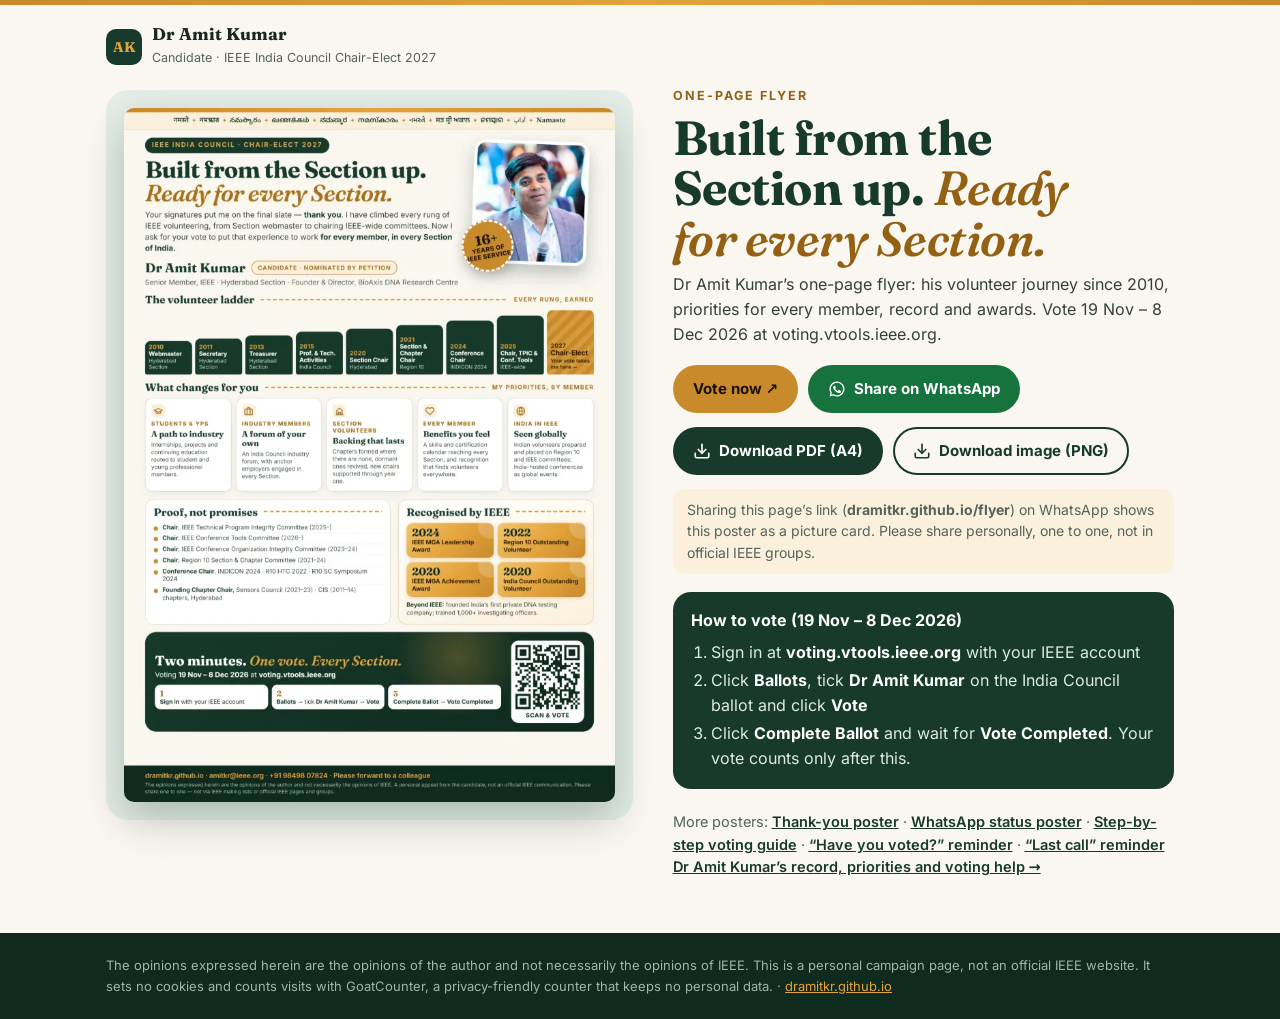
<file: flyer/index.html>
<!doctype html>
<html lang="en-IN">
<head>
<meta charset="utf-8">
<meta name="viewport" content="width=device-width, initial-scale=1">
<title>One-page flyer · Dr Amit Kumar</title>
<meta name="description" content="Dr Amit Kumar’s one-page flyer: his volunteer journey since 2010, priorities for every member, record and awards. Vote 19 Nov – 8 Dec 2026 at voting.vtools.ieee.org.">
<link rel="canonical" href="https://dramitkr.github.io/flyer/">
<meta property="og:type" content="website">
<meta property="og:site_name" content="Dr Amit Kumar">
<meta property="og:locale" content="en_IN">
<meta property="og:url" content="https://dramitkr.github.io/flyer/">
<meta property="og:title" content="One-page flyer · Dr Amit Kumar, IEEE India Council Chair-Elect 2027">
<meta property="og:description" content="Dr Amit Kumar’s one-page flyer: his volunteer journey since 2010, priorities for every member, record and awards. Vote 19 Nov – 8 Dec 2026 at voting.vtools.ieee.org.">
<meta property="og:image" content="https://dramitkr.github.io/assets/posters/og-flyer.jpg">
<meta property="og:image:secure_url" content="https://dramitkr.github.io/assets/posters/og-flyer.jpg">
<meta property="og:image:type" content="image/jpeg">
<meta property="og:image:width" content="1200">
<meta property="og:image:height" content="630">
<meta property="og:image:alt" content="One-page flyer of Dr Amit Kumar, candidate for IEEE India Council Chair-Elect 2027: volunteer ladder, priorities by member, record, awards and how to vote">
<meta name="twitter:card" content="summary_large_image">
<meta name="twitter:title" content="One-page flyer · Dr Amit Kumar, IEEE India Council Chair-Elect 2027">
<meta name="twitter:description" content="Dr Amit Kumar’s one-page flyer: his volunteer journey since 2010, priorities for every member, record and awards. Vote 19 Nov – 8 Dec 2026 at voting.vtools.ieee.org.">
<meta name="twitter:image" content="https://dramitkr.github.io/assets/posters/og-flyer.jpg">
<meta name="theme-color" content="#173a2c">
<link rel="icon" href="../favicon.svg" type="image/svg+xml">
<link rel="icon" href="../favicon.ico" sizes="any">
<link rel="preload" as="image" type="image/webp" imagesrcset="../assets/posters/view-flyer-720.webp 720w, ../assets/posters/view-flyer-1080.webp 1080w" imagesizes="(max-width:820px) calc(100vw - 56px), 524px" fetchpriority="high">
<link rel="preload" href="../assets/fonts/f3.woff2" as="font" type="font/woff2" crossorigin>
<link rel="preload" href="../assets/fonts/f5.woff2" as="font" type="font/woff2" crossorigin>
<style>
@font-face{font-family:Fraunces;font-style:normal;font-weight:500 700;font-display:swap;src:url(../assets/fonts/f3.woff2) format('woff2')}
@font-face{font-family:Fraunces;font-style:italic;font-weight:600;font-display:swap;src:url(../assets/fonts/f1.woff2) format('woff2')}
@font-face{font-family:Inter;font-style:normal;font-weight:400 700;font-display:swap;src:url(../assets/fonts/f5.woff2) format('woff2')}
:root{--green-900:#0f2a1f;--green-800:#173a2c;--amber:#c98a2b;--amber-600:#946013;--amber-100:#fbf0dc;--cream:#faf7f0;--paper:#fff;--ink:#1b2620;--muted:#55635b;--line:#e3ded2;--serif:Fraunces,Georgia,serif;--sans:Inter,system-ui,-apple-system,"Segoe UI",Roboto,Arial,sans-serif}
*{box-sizing:border-box}
html{-webkit-text-size-adjust:100%}
body{margin:0;background:var(--cream);color:var(--ink);font:400 16px/1.55 var(--sans)}
a{color:var(--green-800)}
.top{height:5px;background:linear-gradient(90deg,var(--amber),#e3a33b,var(--amber))}
.wrap{max-width:1100px;margin:0 auto;padding-block:20px 40px;padding-left:max(16px,env(safe-area-inset-left,0px));padding-right:max(16px,env(safe-area-inset-right,0px))}
.brand{display:inline-flex;align-items:center;gap:10px;text-decoration:none;color:var(--ink)}
.mono{width:36px;height:36px;border-radius:10px;background:var(--green-800);color:#e3a33b;display:grid;place-items:center;font:700 14px var(--serif)}
.brand b{display:block;font:700 17px/1.1 var(--serif)}
.brand small{color:var(--muted);font-size:12.5px}
.grid{display:grid;grid-template-columns:minmax(0,1.05fr) minmax(0,1fr);gap:40px;align-items:start;margin-top:22px}
.shot{background:#e4ede7;border-radius:22px;padding:18px;text-align:center}
.shot img{width:100%;height:auto;max-width:560px;border-radius:10px;box-shadow:0 18px 40px rgba(15,42,31,.25);display:block;margin:0 auto}
.kick{font:700 12.5px/1 var(--sans);letter-spacing:.16em;text-transform:uppercase;color:var(--amber-600)}
h1{font:700 clamp(32px,5vw,48px)/1.05 var(--serif);color:var(--green-800);margin:10px 0 8px;letter-spacing:-.01em;text-wrap:balance}
h1 em{font-style:italic;font-weight:600;color:var(--amber-600)}
.lead{color:#33413a;margin:0 0 18px;max-width:52ch}
.btns{display:flex;flex-wrap:wrap;gap:10px;margin:0 0 14px}
.btn{display:inline-flex;align-items:center;gap:8px;text-decoration:none;font:700 15px/1 var(--sans);padding:13px 18px;border-radius:999px;border:2px solid transparent;cursor:pointer}
.btn-amber{background:var(--amber);color:#1b1305}
.btn-wa{background:#17733e;color:#fff}
.btn-green{background:var(--green-800);color:#fff}
.btn-ghost{border-color:var(--green-800);color:var(--green-800);background:transparent}
.btn:focus-visible{outline:3px solid var(--amber);outline-offset:2px}
.steps{background:var(--green-800);color:#dfeae3;border-radius:18px;padding:16px 18px;margin:18px 0}
.steps b{color:#fff}
.steps ol{margin:8px 0 0;padding-left:20px}
.steps li{margin:3px 0}
.tip{font-size:14px;color:var(--muted);background:var(--amber-100);border-radius:12px;padding:10px 14px}
.more{margin-top:22px;font-size:14.5px;color:var(--muted)}
.more a{font-weight:600}
footer{background:var(--green-900);color:#9fb6a8;font-size:13px;line-height:1.6}
footer .wrap{padding-block:22px}
footer a{color:#e3a33b}
@media (max-width:820px){.grid{grid-template-columns:1fr;gap:22px}.shot{padding:12px}}
</style>
</head>
<body>
<div class="top" aria-hidden="true"></div>
<div class="wrap">
  <a class="brand" href="../"><span class="mono" aria-hidden="true">AK</span><span><b>Dr Amit Kumar</b><small>Candidate · IEEE India Council Chair-Elect 2027</small></span></a>
  <main class="grid">
    <div class="shot"><picture><source type="image/webp" srcset="../assets/posters/view-flyer-720.webp 720w, ../assets/posters/view-flyer-1080.webp 1080w" sizes="(max-width:820px) calc(100vw - 56px), 524px"><img src="../assets/posters/view-flyer.jpg" width="1080" height="1528" alt="One-page flyer of Dr Amit Kumar, candidate for IEEE India Council Chair-Elect 2027: volunteer ladder, priorities by member, record, awards and how to vote" fetchpriority="high" decoding="async"></picture></div>
    <div>
      <div class="kick">One-page flyer</div>
      <h1>Built from the Section up. <em>Ready for every Section.</em></h1>
      <p class="lead">Dr Amit Kumar’s one-page flyer: his volunteer journey since 2010, priorities for every member, record and awards. Vote 19 Nov – 8 Dec 2026 at voting.vtools.ieee.org.</p>
      <div class="btns">
      <a class="btn btn-amber" href="https://voting.vtools.ieee.org/" target="_blank" rel="noopener">Vote now ↗</a>
      <a class="btn btn-wa" id="wa" href="https://wa.me/?text=https%3A%2F%2Fdramitkr.github.io%2Fflyer%2F%0A%0ADr%20Amit%20Kumar%E2%80%99s%20one-page%20flyer%3A%20his%20volunteer%20journey%20since%202010%2C%20priorities%20for%20every%20member%2C%20record%20and%20awards.%20Vote%2019%20Nov%20%E2%80%93%208%20Dec%202026%20at%20voting.vtools.ieee.org." target="_blank" rel="noopener"><svg width="18" height="18" viewBox="0 0 24 24" fill="currentColor" aria-hidden="true"><path d="M12 2a10 10 0 0 0-8.6 15.1L2 22l5-1.3A10 10 0 1 0 12 2zm0 18.2c-1.5 0-3-.4-4.3-1.2l-.3-.2-3 .8.8-2.9-.2-.3A8.2 8.2 0 1 1 12 20.2zm4.5-6.1c-.2-.1-1.5-.7-1.7-.8s-.4-.1-.6.1-.7.8-.8 1-.3.2-.5.1a6.7 6.7 0 0 1-3.3-2.9c-.3-.4.3-.4.7-1.4.1-.2 0-.3 0-.4l-.8-1.8c-.2-.5-.4-.4-.6-.4h-.5a1 1 0 0 0-.7.3 3 3 0 0 0-.9 2.2 5.2 5.2 0 0 0 1.1 2.7 11.8 11.8 0 0 0 4.5 4c1.7.7 2.3.8 3.1.6a2.7 2.7 0 0 0 1.8-1.2 2.2 2.2 0 0 0 .1-1.2c0-.1-.2-.2-.4-.3z"/></svg>Share on WhatsApp</a>
      </div>
      <div class="btns">
      <a class="btn btn-green" href="../assets/posters/amit-kumar-flyer.pdf" download="amit-kumar-flyer.pdf"><svg width="18" height="18" viewBox="0 0 24 24" fill="none" stroke="currentColor" stroke-width="2.2" stroke-linecap="round" stroke-linejoin="round" aria-hidden="true"><path d="M21 15v4a2 2 0 0 1-2 2H5a2 2 0 0 1-2-2v-4"/><path d="M7 10l5 5 5-5"/><path d="M12 15V3"/></svg>Download PDF (A4)</a>
      <a class="btn btn-ghost" href="../assets/posters/amit-kumar-flyer.png" download="amit-kumar-flyer.png"><svg width="18" height="18" viewBox="0 0 24 24" fill="none" stroke="currentColor" stroke-width="2.2" stroke-linecap="round" stroke-linejoin="round" aria-hidden="true"><path d="M21 15v4a2 2 0 0 1-2 2H5a2 2 0 0 1-2-2v-4"/><path d="M7 10l5 5 5-5"/><path d="M12 15V3"/></svg>Download image (PNG)</a>
      </div>
      <p class="tip">Sharing this page’s link (<b>dramitkr.github.io/flyer</b>) on WhatsApp shows this poster as a picture card. Please share personally, one to one, not in official IEEE groups.</p>
      <div class="steps"><b>How to vote (19 Nov – 8 Dec 2026)</b>
        <ol><li>Sign in at <b>voting.vtools.ieee.org</b> with your IEEE account</li><li>Click <b>Ballots</b>, tick <b>Dr Amit Kumar</b> on the India Council ballot and click <b>Vote</b></li><li>Click <b>Complete Ballot</b> and wait for <b>Vote Completed</b>. Your vote counts only after this.</li></ol>
      </div>
      <p class="more">More posters: <a href="../poster/">Thank-you poster</a> · <a href="../status/">WhatsApp status poster</a> · <a href="../how-to-vote/">Step-by-step voting guide</a> · <a href="../have-you-voted/">“Have you voted?” reminder</a> · <a href="../last-call/">“Last call” reminder</a><br><a href="../">Dr Amit Kumar’s record, priorities and voting help →</a></p>
    </div>
  </main>
</div>
<footer><div class="wrap">The opinions expressed herein are the opinions of the author and not necessarily the opinions of IEEE. This is a personal campaign page, not an official IEEE website. It sets no cookies and counts visits with GoatCounter, a privacy-friendly counter that keeps no personal data. · <a href="../">dramitkr.github.io</a></div></footer>
<script data-goatcounter="https://dramitkr.goatcounter.com/count" async src="https://gc.zgo.at/count.js"></script>
</body>
</html>
</file>
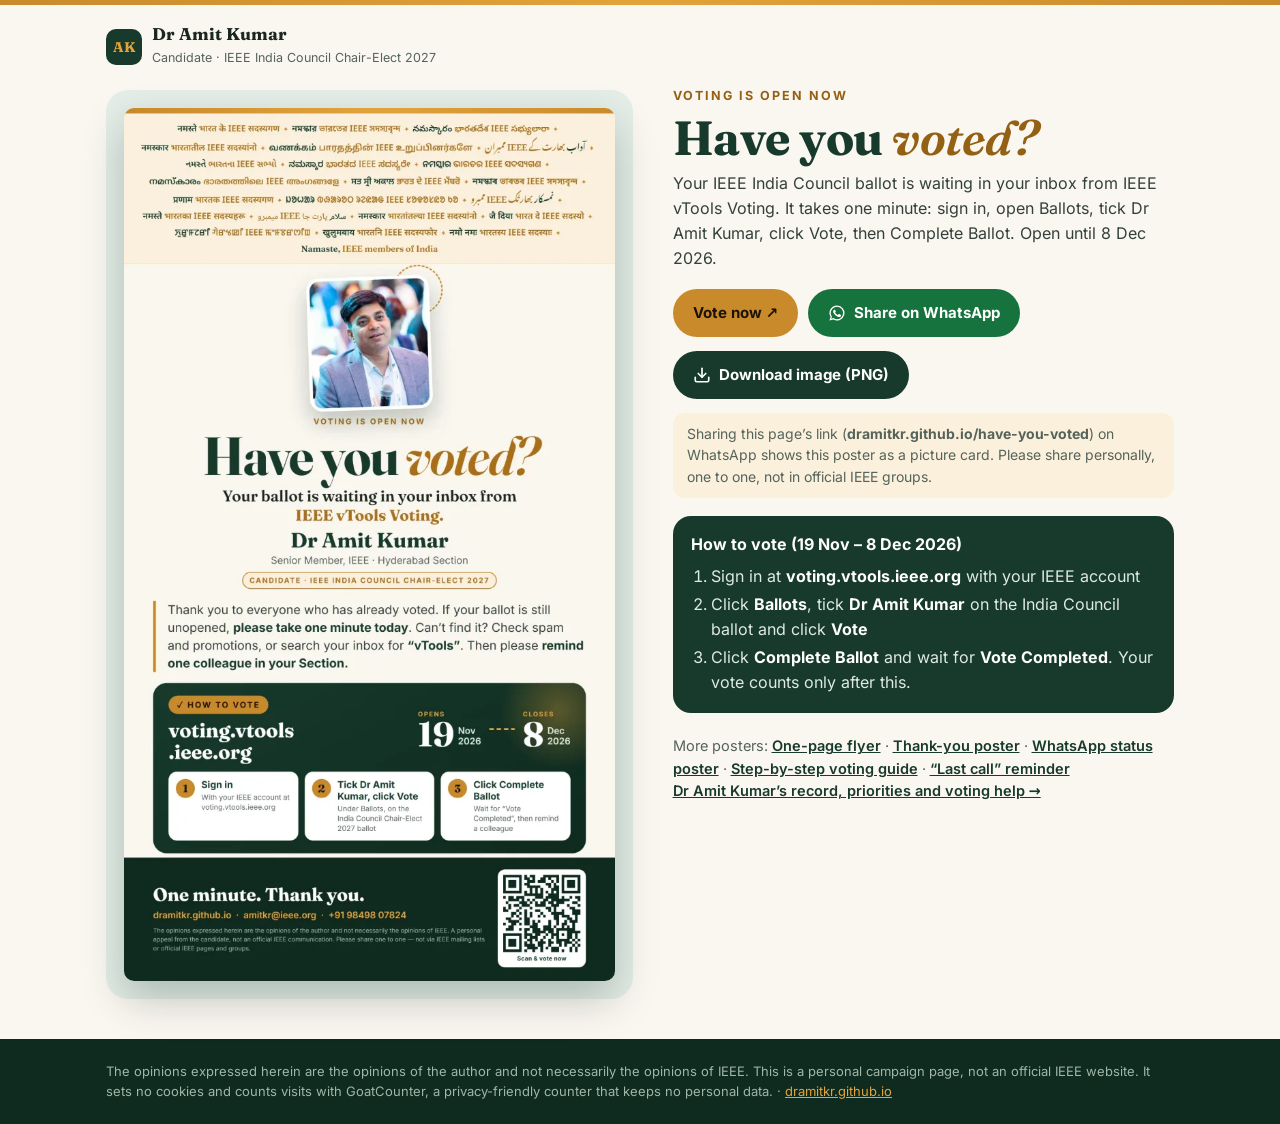
<file: have-you-voted/index.html>
<!doctype html>
<html lang="en-IN">
<head>
<meta charset="utf-8">
<meta name="viewport" content="width=device-width, initial-scale=1">
<title>Have you voted? · Dr Amit Kumar</title>
<meta name="description" content="Your IEEE India Council ballot is waiting in your inbox from IEEE vTools Voting. It takes one minute: sign in, open Ballots, tick Dr Amit Kumar, click Vote, then Complete Ballot. Open until 8 Dec 2026.">
<link rel="canonical" href="https://dramitkr.github.io/have-you-voted/">
<meta property="og:type" content="website">
<meta property="og:site_name" content="Dr Amit Kumar">
<meta property="og:locale" content="en_IN">
<meta property="og:url" content="https://dramitkr.github.io/have-you-voted/">
<meta property="og:title" content="Have you voted? · Dr Amit Kumar, IEEE India Council Chair-Elect 2027">
<meta property="og:description" content="Your IEEE India Council ballot is waiting in your inbox from IEEE vTools Voting. It takes one minute: sign in, open Ballots, tick Dr Amit Kumar, click Vote, then Complete Ballot. Open until 8 Dec 2026.">
<meta property="og:image" content="https://dramitkr.github.io/assets/posters/og-have-you-voted.jpg">
<meta property="og:image:secure_url" content="https://dramitkr.github.io/assets/posters/og-have-you-voted.jpg">
<meta property="og:image:type" content="image/jpeg">
<meta property="og:image:width" content="1200">
<meta property="og:image:height" content="630">
<meta property="og:image:alt" content="Reminder poster: Have you voted? Your ballot is waiting from IEEE vTools Voting. Dr Amit Kumar, candidate for IEEE India Council Chair-Elect 2027">
<meta name="twitter:card" content="summary_large_image">
<meta name="twitter:title" content="Have you voted? · Dr Amit Kumar, IEEE India Council Chair-Elect 2027">
<meta name="twitter:description" content="Your IEEE India Council ballot is waiting in your inbox from IEEE vTools Voting. It takes one minute: sign in, open Ballots, tick Dr Amit Kumar, click Vote, then Complete Ballot. Open until 8 Dec 2026.">
<meta name="twitter:image" content="https://dramitkr.github.io/assets/posters/og-have-you-voted.jpg">
<meta name="theme-color" content="#173a2c">
<link rel="icon" href="../favicon.svg" type="image/svg+xml">
<link rel="icon" href="../favicon.ico" sizes="any">
<link rel="preload" as="image" type="image/webp" imagesrcset="../assets/posters/view-have-you-voted-720.webp 720w, ../assets/posters/view-have-you-voted-1080.webp 1080w" imagesizes="(max-width:820px) calc(100vw - 56px), 524px" fetchpriority="high">
<link rel="preload" href="../assets/fonts/f3.woff2" as="font" type="font/woff2" crossorigin>
<link rel="preload" href="../assets/fonts/f5.woff2" as="font" type="font/woff2" crossorigin>
<style>
@font-face{font-family:Fraunces;font-style:normal;font-weight:500 700;font-display:swap;src:url(../assets/fonts/f3.woff2) format('woff2')}
@font-face{font-family:Fraunces;font-style:italic;font-weight:600;font-display:swap;src:url(../assets/fonts/f1.woff2) format('woff2')}
@font-face{font-family:Inter;font-style:normal;font-weight:400 700;font-display:swap;src:url(../assets/fonts/f5.woff2) format('woff2')}
:root{--green-900:#0f2a1f;--green-800:#173a2c;--amber:#c98a2b;--amber-600:#946013;--amber-100:#fbf0dc;--cream:#faf7f0;--paper:#fff;--ink:#1b2620;--muted:#55635b;--line:#e3ded2;--serif:Fraunces,Georgia,serif;--sans:Inter,system-ui,-apple-system,"Segoe UI",Roboto,Arial,sans-serif}
*{box-sizing:border-box}
html{-webkit-text-size-adjust:100%}
body{margin:0;background:var(--cream);color:var(--ink);font:400 16px/1.55 var(--sans)}
a{color:var(--green-800)}
.top{height:5px;background:linear-gradient(90deg,var(--amber),#e3a33b,var(--amber))}
.wrap{max-width:1100px;margin:0 auto;padding-block:20px 40px;padding-left:max(16px,env(safe-area-inset-left,0px));padding-right:max(16px,env(safe-area-inset-right,0px))}
.brand{display:inline-flex;align-items:center;gap:10px;text-decoration:none;color:var(--ink)}
.mono{width:36px;height:36px;border-radius:10px;background:var(--green-800);color:#e3a33b;display:grid;place-items:center;font:700 14px var(--serif)}
.brand b{display:block;font:700 17px/1.1 var(--serif)}
.brand small{color:var(--muted);font-size:12.5px}
.grid{display:grid;grid-template-columns:minmax(0,1.05fr) minmax(0,1fr);gap:40px;align-items:start;margin-top:22px}
.shot{background:#e4ede7;border-radius:22px;padding:18px;text-align:center}
.shot img{width:100%;height:auto;max-width:560px;border-radius:10px;box-shadow:0 18px 40px rgba(15,42,31,.25);display:block;margin:0 auto}
.kick{font:700 12.5px/1 var(--sans);letter-spacing:.16em;text-transform:uppercase;color:var(--amber-600)}
h1{font:700 clamp(32px,5vw,48px)/1.05 var(--serif);color:var(--green-800);margin:10px 0 8px;letter-spacing:-.01em;text-wrap:balance}
h1 em{font-style:italic;font-weight:600;color:var(--amber-600)}
.lead{color:#33413a;margin:0 0 18px;max-width:52ch}
.btns{display:flex;flex-wrap:wrap;gap:10px;margin:0 0 14px}
.btn{display:inline-flex;align-items:center;gap:8px;text-decoration:none;font:700 15px/1 var(--sans);padding:13px 18px;border-radius:999px;border:2px solid transparent;cursor:pointer}
.btn-amber{background:var(--amber);color:#1b1305}
.btn-wa{background:#17733e;color:#fff}
.btn-green{background:var(--green-800);color:#fff}
.btn-ghost{border-color:var(--green-800);color:var(--green-800);background:transparent}
.btn:focus-visible{outline:3px solid var(--amber);outline-offset:2px}
.steps{background:var(--green-800);color:#dfeae3;border-radius:18px;padding:16px 18px;margin:18px 0}
.steps b{color:#fff}
.steps ol{margin:8px 0 0;padding-left:20px}
.steps li{margin:3px 0}
.tip{font-size:14px;color:var(--muted);background:var(--amber-100);border-radius:12px;padding:10px 14px}
.more{margin-top:22px;font-size:14.5px;color:var(--muted)}
.more a{font-weight:600}
footer{background:var(--green-900);color:#9fb6a8;font-size:13px;line-height:1.6}
footer .wrap{padding-block:22px}
footer a{color:#e3a33b}
@media (max-width:820px){.grid{grid-template-columns:1fr;gap:22px}.shot{padding:12px}}
</style>
</head>
<body>
<div class="top" aria-hidden="true"></div>
<div class="wrap">
  <a class="brand" href="../"><span class="mono" aria-hidden="true">AK</span><span><b>Dr Amit Kumar</b><small>Candidate · IEEE India Council Chair-Elect 2027</small></span></a>
  <main class="grid">
    <div class="shot"><picture><source type="image/webp" srcset="../assets/posters/view-have-you-voted-720.webp 720w, ../assets/posters/view-have-you-voted-1080.webp 1080w" sizes="(max-width:820px) calc(100vw - 56px), 524px"><img src="../assets/posters/view-have-you-voted.jpg" width="1080" height="1920" alt="Reminder poster: Have you voted? Your ballot is waiting from IEEE vTools Voting. Dr Amit Kumar, candidate for IEEE India Council Chair-Elect 2027" fetchpriority="high" decoding="async"></picture></div>
    <div>
      <div class="kick">Voting is open now</div>
      <h1>Have you <em>voted?</em></h1>
      <p class="lead">Your IEEE India Council ballot is waiting in your inbox from IEEE vTools Voting. It takes one minute: sign in, open Ballots, tick Dr Amit Kumar, click Vote, then Complete Ballot. Open until 8 Dec 2026.</p>
      <div class="btns">
      <a class="btn btn-amber" href="https://voting.vtools.ieee.org/" target="_blank" rel="noopener">Vote now ↗</a>
      <a class="btn btn-wa" id="wa" href="https://wa.me/?text=https%3A%2F%2Fdramitkr.github.io%2Fhave-you-voted%2F%0A%0AYour%20IEEE%20India%20Council%20ballot%20is%20waiting%20in%20your%20inbox%20from%20IEEE%20vTools%20Voting.%20It%20takes%20one%20minute%3A%20sign%20in%2C%20open%20Ballots%2C%20tick%20Dr%20Amit%20Kumar%2C%20click%20Vote%2C%20then%20Complete%20Ballot.%20Open%20until%208%20Dec%202026." target="_blank" rel="noopener"><svg width="18" height="18" viewBox="0 0 24 24" fill="currentColor" aria-hidden="true"><path d="M12 2a10 10 0 0 0-8.6 15.1L2 22l5-1.3A10 10 0 1 0 12 2zm0 18.2c-1.5 0-3-.4-4.3-1.2l-.3-.2-3 .8.8-2.9-.2-.3A8.2 8.2 0 1 1 12 20.2zm4.5-6.1c-.2-.1-1.5-.7-1.7-.8s-.4-.1-.6.1-.7.8-.8 1-.3.2-.5.1a6.7 6.7 0 0 1-3.3-2.9c-.3-.4.3-.4.7-1.4.1-.2 0-.3 0-.4l-.8-1.8c-.2-.5-.4-.4-.6-.4h-.5a1 1 0 0 0-.7.3 3 3 0 0 0-.9 2.2 5.2 5.2 0 0 0 1.1 2.7 11.8 11.8 0 0 0 4.5 4c1.7.7 2.3.8 3.1.6a2.7 2.7 0 0 0 1.8-1.2 2.2 2.2 0 0 0 .1-1.2c0-.1-.2-.2-.4-.3z"/></svg>Share on WhatsApp</a>
      </div>
      <div class="btns">
      <a class="btn btn-green" href="../assets/posters/amit-kumar-have-you-voted.png" download="amit-kumar-have-you-voted.png"><svg width="18" height="18" viewBox="0 0 24 24" fill="none" stroke="currentColor" stroke-width="2.2" stroke-linecap="round" stroke-linejoin="round" aria-hidden="true"><path d="M21 15v4a2 2 0 0 1-2 2H5a2 2 0 0 1-2-2v-4"/><path d="M7 10l5 5 5-5"/><path d="M12 15V3"/></svg>Download image (PNG)</a>
      </div>
      <p class="tip">Sharing this page’s link (<b>dramitkr.github.io/have-you-voted</b>) on WhatsApp shows this poster as a picture card. Please share personally, one to one, not in official IEEE groups.</p>
      <div class="steps"><b>How to vote (19 Nov – 8 Dec 2026)</b>
        <ol><li>Sign in at <b>voting.vtools.ieee.org</b> with your IEEE account</li><li>Click <b>Ballots</b>, tick <b>Dr Amit Kumar</b> on the India Council ballot and click <b>Vote</b></li><li>Click <b>Complete Ballot</b> and wait for <b>Vote Completed</b>. Your vote counts only after this.</li></ol>
      </div>
      <p class="more">More posters: <a href="../flyer/">One-page flyer</a> · <a href="../poster/">Thank-you poster</a> · <a href="../status/">WhatsApp status poster</a> · <a href="../how-to-vote/">Step-by-step voting guide</a> · <a href="../last-call/">“Last call” reminder</a><br><a href="../">Dr Amit Kumar’s record, priorities and voting help →</a></p>
    </div>
  </main>
</div>
<footer><div class="wrap">The opinions expressed herein are the opinions of the author and not necessarily the opinions of IEEE. This is a personal campaign page, not an official IEEE website. It sets no cookies and counts visits with GoatCounter, a privacy-friendly counter that keeps no personal data. · <a href="../">dramitkr.github.io</a></div></footer>
<script data-goatcounter="https://dramitkr.goatcounter.com/count" async src="https://gc.zgo.at/count.js"></script>
</body>
</html>
</file>
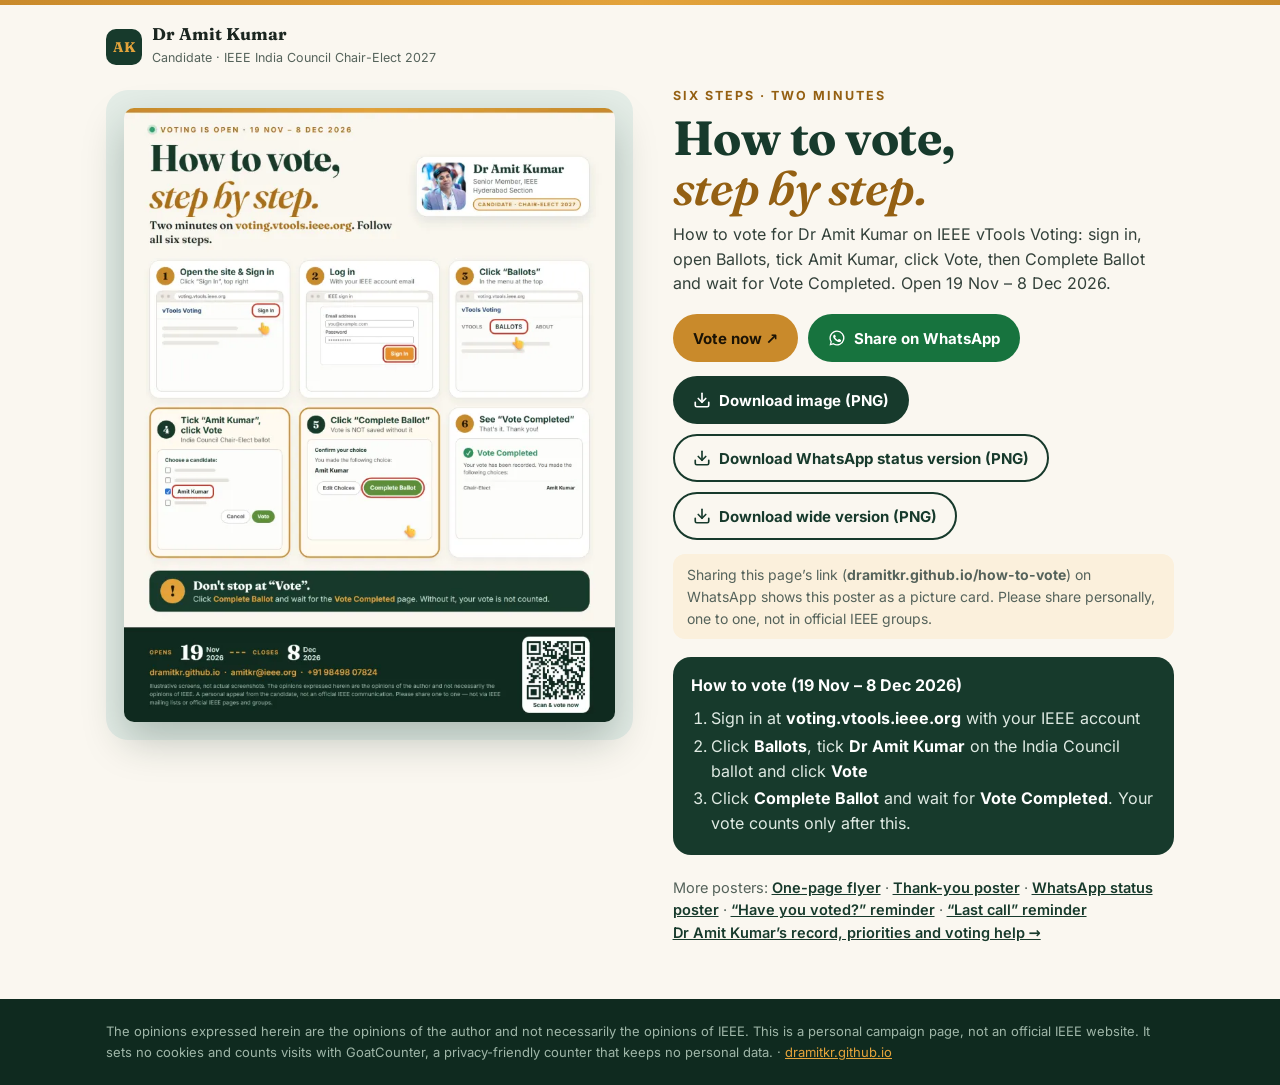
<file: how-to-vote/index.html>
<!doctype html>
<html lang="en-IN">
<head>
<meta charset="utf-8">
<meta name="viewport" content="width=device-width, initial-scale=1">
<title>How to vote, step by step · Dr Amit Kumar</title>
<meta name="description" content="How to vote for Dr Amit Kumar on IEEE vTools Voting: sign in, open Ballots, tick Amit Kumar, click Vote, then Complete Ballot and wait for Vote Completed. Open 19 Nov – 8 Dec 2026.">
<link rel="canonical" href="https://dramitkr.github.io/how-to-vote/">
<meta property="og:type" content="website">
<meta property="og:site_name" content="Dr Amit Kumar">
<meta property="og:locale" content="en_IN">
<meta property="og:url" content="https://dramitkr.github.io/how-to-vote/">
<meta property="og:title" content="How to vote, step by step · Dr Amit Kumar, IEEE India Council Chair-Elect 2027">
<meta property="og:description" content="How to vote for Dr Amit Kumar on IEEE vTools Voting: sign in, open Ballots, tick Amit Kumar, click Vote, then Complete Ballot and wait for Vote Completed. Open 19 Nov – 8 Dec 2026.">
<meta property="og:image" content="https://dramitkr.github.io/assets/posters/og-how-to-vote.jpg">
<meta property="og:image:secure_url" content="https://dramitkr.github.io/assets/posters/og-how-to-vote.jpg">
<meta property="og:image:type" content="image/jpeg">
<meta property="og:image:width" content="1200">
<meta property="og:image:height" content="630">
<meta property="og:image:alt" content="Step-by-step guide to voting on voting.vtools.ieee.org: Sign in, log in, Ballots, tick Amit Kumar and click Vote, Complete Ballot, Vote Completed">
<meta name="twitter:card" content="summary_large_image">
<meta name="twitter:title" content="How to vote, step by step · Dr Amit Kumar, IEEE India Council Chair-Elect 2027">
<meta name="twitter:description" content="How to vote for Dr Amit Kumar on IEEE vTools Voting: sign in, open Ballots, tick Amit Kumar, click Vote, then Complete Ballot and wait for Vote Completed. Open 19 Nov – 8 Dec 2026.">
<meta name="twitter:image" content="https://dramitkr.github.io/assets/posters/og-how-to-vote.jpg">
<meta name="theme-color" content="#173a2c">
<link rel="icon" href="../favicon.svg" type="image/svg+xml">
<link rel="icon" href="../favicon.ico" sizes="any">
<link rel="preload" as="image" type="image/webp" imagesrcset="../assets/posters/view-how-to-vote-720.webp 720w, ../assets/posters/view-how-to-vote-1080.webp 1080w" imagesizes="(max-width:820px) calc(100vw - 56px), 524px" fetchpriority="high">
<link rel="preload" href="../assets/fonts/f3.woff2" as="font" type="font/woff2" crossorigin>
<link rel="preload" href="../assets/fonts/f5.woff2" as="font" type="font/woff2" crossorigin>
<style>
@font-face{font-family:Fraunces;font-style:normal;font-weight:500 700;font-display:swap;src:url(../assets/fonts/f3.woff2) format('woff2')}
@font-face{font-family:Fraunces;font-style:italic;font-weight:600;font-display:swap;src:url(../assets/fonts/f1.woff2) format('woff2')}
@font-face{font-family:Inter;font-style:normal;font-weight:400 700;font-display:swap;src:url(../assets/fonts/f5.woff2) format('woff2')}
:root{--green-900:#0f2a1f;--green-800:#173a2c;--amber:#c98a2b;--amber-600:#946013;--amber-100:#fbf0dc;--cream:#faf7f0;--paper:#fff;--ink:#1b2620;--muted:#55635b;--line:#e3ded2;--serif:Fraunces,Georgia,serif;--sans:Inter,system-ui,-apple-system,"Segoe UI",Roboto,Arial,sans-serif}
*{box-sizing:border-box}
html{-webkit-text-size-adjust:100%}
body{margin:0;background:var(--cream);color:var(--ink);font:400 16px/1.55 var(--sans)}
a{color:var(--green-800)}
.top{height:5px;background:linear-gradient(90deg,var(--amber),#e3a33b,var(--amber))}
.wrap{max-width:1100px;margin:0 auto;padding-block:20px 40px;padding-left:max(16px,env(safe-area-inset-left,0px));padding-right:max(16px,env(safe-area-inset-right,0px))}
.brand{display:inline-flex;align-items:center;gap:10px;text-decoration:none;color:var(--ink)}
.mono{width:36px;height:36px;border-radius:10px;background:var(--green-800);color:#e3a33b;display:grid;place-items:center;font:700 14px var(--serif)}
.brand b{display:block;font:700 17px/1.1 var(--serif)}
.brand small{color:var(--muted);font-size:12.5px}
.grid{display:grid;grid-template-columns:minmax(0,1.05fr) minmax(0,1fr);gap:40px;align-items:start;margin-top:22px}
.shot{background:#e4ede7;border-radius:22px;padding:18px;text-align:center}
.shot img{width:100%;height:auto;max-width:560px;border-radius:10px;box-shadow:0 18px 40px rgba(15,42,31,.25);display:block;margin:0 auto}
.kick{font:700 12.5px/1 var(--sans);letter-spacing:.16em;text-transform:uppercase;color:var(--amber-600)}
h1{font:700 clamp(32px,5vw,48px)/1.05 var(--serif);color:var(--green-800);margin:10px 0 8px;letter-spacing:-.01em;text-wrap:balance}
h1 em{font-style:italic;font-weight:600;color:var(--amber-600)}
.lead{color:#33413a;margin:0 0 18px;max-width:52ch}
.btns{display:flex;flex-wrap:wrap;gap:10px;margin:0 0 14px}
.btn{display:inline-flex;align-items:center;gap:8px;text-decoration:none;font:700 15px/1 var(--sans);padding:13px 18px;border-radius:999px;border:2px solid transparent;cursor:pointer}
.btn-amber{background:var(--amber);color:#1b1305}
.btn-wa{background:#17733e;color:#fff}
.btn-green{background:var(--green-800);color:#fff}
.btn-ghost{border-color:var(--green-800);color:var(--green-800);background:transparent}
.btn:focus-visible{outline:3px solid var(--amber);outline-offset:2px}
.steps{background:var(--green-800);color:#dfeae3;border-radius:18px;padding:16px 18px;margin:18px 0}
.steps b{color:#fff}
.steps ol{margin:8px 0 0;padding-left:20px}
.steps li{margin:3px 0}
.tip{font-size:14px;color:var(--muted);background:var(--amber-100);border-radius:12px;padding:10px 14px}
.more{margin-top:22px;font-size:14.5px;color:var(--muted)}
.more a{font-weight:600}
footer{background:var(--green-900);color:#9fb6a8;font-size:13px;line-height:1.6}
footer .wrap{padding-block:22px}
footer a{color:#e3a33b}
@media (max-width:820px){.grid{grid-template-columns:1fr;gap:22px}.shot{padding:12px}}
</style>
</head>
<body>
<div class="top" aria-hidden="true"></div>
<div class="wrap">
  <a class="brand" href="../"><span class="mono" aria-hidden="true">AK</span><span><b>Dr Amit Kumar</b><small>Candidate · IEEE India Council Chair-Elect 2027</small></span></a>
  <main class="grid">
    <div class="shot"><picture><source type="image/webp" srcset="../assets/posters/view-how-to-vote-720.webp 720w, ../assets/posters/view-how-to-vote-1080.webp 1080w" sizes="(max-width:820px) calc(100vw - 56px), 524px"><img src="../assets/posters/view-how-to-vote.jpg" width="1080" height="1350" alt="Step-by-step guide to voting on voting.vtools.ieee.org: Sign in, log in, Ballots, tick Amit Kumar and click Vote, Complete Ballot, Vote Completed" fetchpriority="high" decoding="async"></picture></div>
    <div>
      <div class="kick">Six steps · two minutes</div>
      <h1>How to vote, <em>step by step.</em></h1>
      <p class="lead">How to vote for Dr Amit Kumar on IEEE vTools Voting: sign in, open Ballots, tick Amit Kumar, click Vote, then Complete Ballot and wait for Vote Completed. Open 19 Nov – 8 Dec 2026.</p>
      <div class="btns">
      <a class="btn btn-amber" href="https://voting.vtools.ieee.org/" target="_blank" rel="noopener">Vote now ↗</a>
      <a class="btn btn-wa" id="wa" href="https://wa.me/?text=https%3A%2F%2Fdramitkr.github.io%2Fhow-to-vote%2F%0A%0AHow%20to%20vote%20for%20Dr%20Amit%20Kumar%20on%20IEEE%20vTools%20Voting%3A%20sign%20in%2C%20open%20Ballots%2C%20tick%20Amit%20Kumar%2C%20click%20Vote%2C%20then%20Complete%20Ballot%20and%20wait%20for%20Vote%20Completed.%20Open%2019%20Nov%20%E2%80%93%208%20Dec%202026." target="_blank" rel="noopener"><svg width="18" height="18" viewBox="0 0 24 24" fill="currentColor" aria-hidden="true"><path d="M12 2a10 10 0 0 0-8.6 15.1L2 22l5-1.3A10 10 0 1 0 12 2zm0 18.2c-1.5 0-3-.4-4.3-1.2l-.3-.2-3 .8.8-2.9-.2-.3A8.2 8.2 0 1 1 12 20.2zm4.5-6.1c-.2-.1-1.5-.7-1.7-.8s-.4-.1-.6.1-.7.8-.8 1-.3.2-.5.1a6.7 6.7 0 0 1-3.3-2.9c-.3-.4.3-.4.7-1.4.1-.2 0-.3 0-.4l-.8-1.8c-.2-.5-.4-.4-.6-.4h-.5a1 1 0 0 0-.7.3 3 3 0 0 0-.9 2.2 5.2 5.2 0 0 0 1.1 2.7 11.8 11.8 0 0 0 4.5 4c1.7.7 2.3.8 3.1.6a2.7 2.7 0 0 0 1.8-1.2 2.2 2.2 0 0 0 .1-1.2c0-.1-.2-.2-.4-.3z"/></svg>Share on WhatsApp</a>
      </div>
      <div class="btns">
      <a class="btn btn-green" href="../assets/posters/amit-kumar-how-to-vote.png" download="amit-kumar-how-to-vote.png"><svg width="18" height="18" viewBox="0 0 24 24" fill="none" stroke="currentColor" stroke-width="2.2" stroke-linecap="round" stroke-linejoin="round" aria-hidden="true"><path d="M21 15v4a2 2 0 0 1-2 2H5a2 2 0 0 1-2-2v-4"/><path d="M7 10l5 5 5-5"/><path d="M12 15V3"/></svg>Download image (PNG)</a>
      <a class="btn btn-ghost" href="../assets/posters/amit-kumar-how-to-vote-status.png" download="amit-kumar-how-to-vote-status.png"><svg width="18" height="18" viewBox="0 0 24 24" fill="none" stroke="currentColor" stroke-width="2.2" stroke-linecap="round" stroke-linejoin="round" aria-hidden="true"><path d="M21 15v4a2 2 0 0 1-2 2H5a2 2 0 0 1-2-2v-4"/><path d="M7 10l5 5 5-5"/><path d="M12 15V3"/></svg>Download WhatsApp status version (PNG)</a>
      <a class="btn btn-ghost" href="../assets/posters/amit-kumar-how-to-vote-wide.png" download="amit-kumar-how-to-vote-wide.png"><svg width="18" height="18" viewBox="0 0 24 24" fill="none" stroke="currentColor" stroke-width="2.2" stroke-linecap="round" stroke-linejoin="round" aria-hidden="true"><path d="M21 15v4a2 2 0 0 1-2 2H5a2 2 0 0 1-2-2v-4"/><path d="M7 10l5 5 5-5"/><path d="M12 15V3"/></svg>Download wide version (PNG)</a>
      </div>
      <p class="tip">Sharing this page’s link (<b>dramitkr.github.io/how-to-vote</b>) on WhatsApp shows this poster as a picture card. Please share personally, one to one, not in official IEEE groups.</p>
      <div class="steps"><b>How to vote (19 Nov – 8 Dec 2026)</b>
        <ol><li>Sign in at <b>voting.vtools.ieee.org</b> with your IEEE account</li><li>Click <b>Ballots</b>, tick <b>Dr Amit Kumar</b> on the India Council ballot and click <b>Vote</b></li><li>Click <b>Complete Ballot</b> and wait for <b>Vote Completed</b>. Your vote counts only after this.</li></ol>
      </div>
      <p class="more">More posters: <a href="../flyer/">One-page flyer</a> · <a href="../poster/">Thank-you poster</a> · <a href="../status/">WhatsApp status poster</a> · <a href="../have-you-voted/">“Have you voted?” reminder</a> · <a href="../last-call/">“Last call” reminder</a><br><a href="../">Dr Amit Kumar’s record, priorities and voting help →</a></p>
    </div>
  </main>
</div>
<footer><div class="wrap">The opinions expressed herein are the opinions of the author and not necessarily the opinions of IEEE. This is a personal campaign page, not an official IEEE website. It sets no cookies and counts visits with GoatCounter, a privacy-friendly counter that keeps no personal data. · <a href="../">dramitkr.github.io</a></div></footer>
<script data-goatcounter="https://dramitkr.goatcounter.com/count" async src="https://gc.zgo.at/count.js"></script>
</body>
</html>
</file>
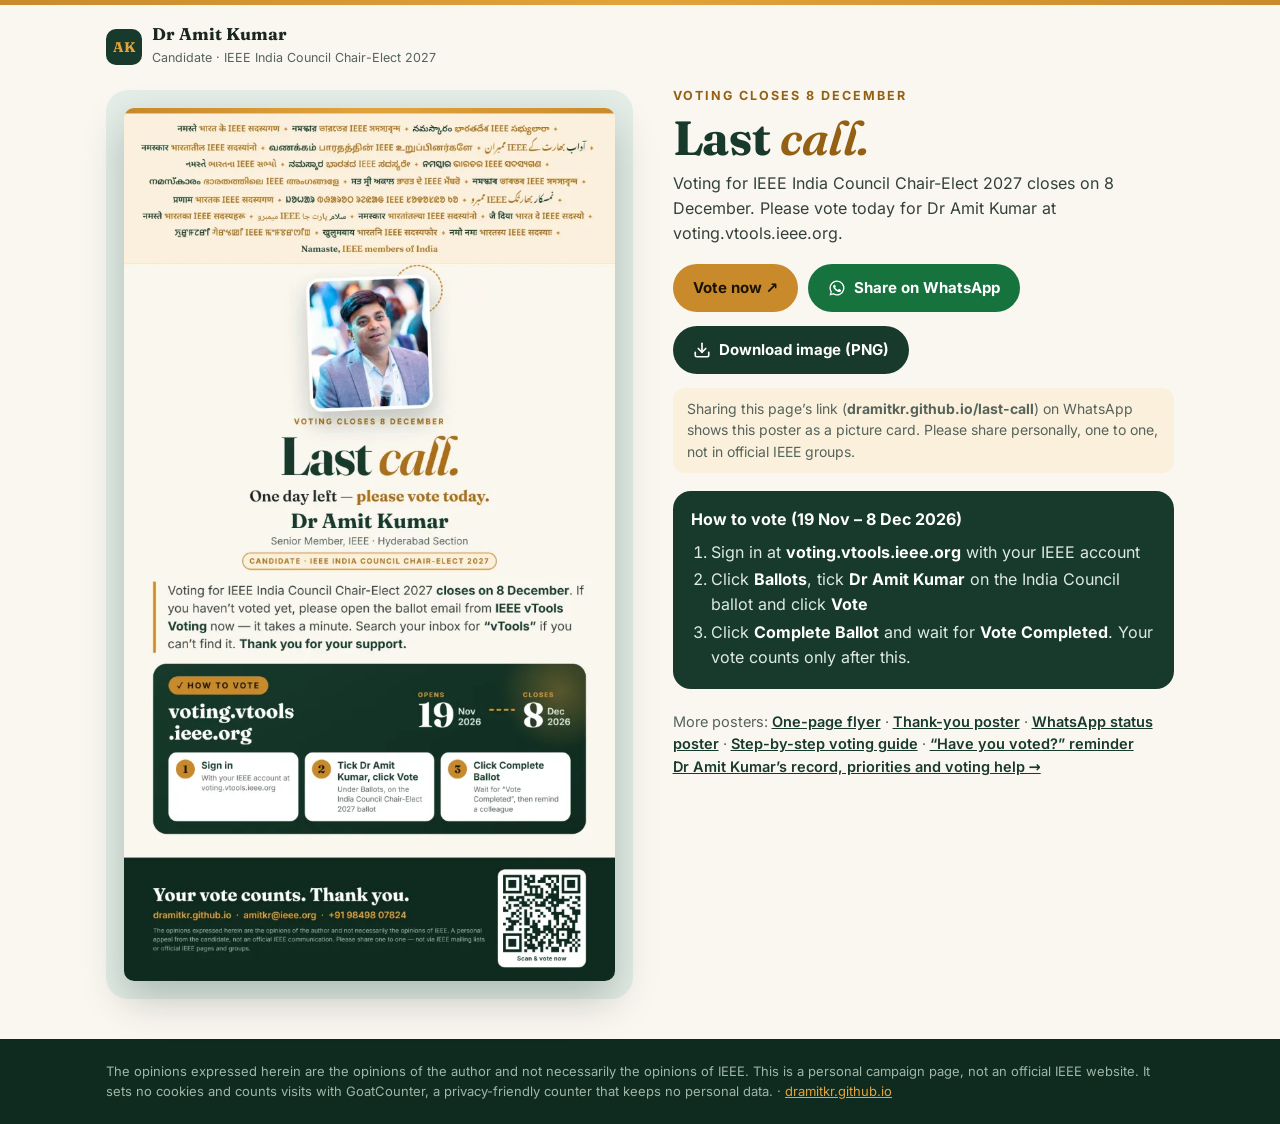
<file: last-call/index.html>
<!doctype html>
<html lang="en-IN">
<head>
<meta charset="utf-8">
<meta name="viewport" content="width=device-width, initial-scale=1">
<title>Last call to vote · Dr Amit Kumar</title>
<meta name="description" content="Voting for IEEE India Council Chair-Elect 2027 closes on 8 December. Please vote today for Dr Amit Kumar at voting.vtools.ieee.org.">
<link rel="canonical" href="https://dramitkr.github.io/last-call/">
<meta property="og:type" content="website">
<meta property="og:site_name" content="Dr Amit Kumar">
<meta property="og:locale" content="en_IN">
<meta property="og:url" content="https://dramitkr.github.io/last-call/">
<meta property="og:title" content="Last call to vote · Dr Amit Kumar, IEEE India Council Chair-Elect 2027">
<meta property="og:description" content="Voting for IEEE India Council Chair-Elect 2027 closes on 8 December. Please vote today for Dr Amit Kumar at voting.vtools.ieee.org.">
<meta property="og:image" content="https://dramitkr.github.io/assets/posters/og-last-call.jpg">
<meta property="og:image:secure_url" content="https://dramitkr.github.io/assets/posters/og-last-call.jpg">
<meta property="og:image:type" content="image/jpeg">
<meta property="og:image:width" content="1200">
<meta property="og:image:height" content="630">
<meta property="og:image:alt" content="Reminder poster: Last call. Voting closes on 8 December. Dr Amit Kumar, candidate for IEEE India Council Chair-Elect 2027">
<meta name="twitter:card" content="summary_large_image">
<meta name="twitter:title" content="Last call to vote · Dr Amit Kumar, IEEE India Council Chair-Elect 2027">
<meta name="twitter:description" content="Voting for IEEE India Council Chair-Elect 2027 closes on 8 December. Please vote today for Dr Amit Kumar at voting.vtools.ieee.org.">
<meta name="twitter:image" content="https://dramitkr.github.io/assets/posters/og-last-call.jpg">
<meta name="theme-color" content="#173a2c">
<link rel="icon" href="../favicon.svg" type="image/svg+xml">
<link rel="icon" href="../favicon.ico" sizes="any">
<link rel="preload" as="image" type="image/webp" imagesrcset="../assets/posters/view-last-call-720.webp 720w, ../assets/posters/view-last-call-1080.webp 1080w" imagesizes="(max-width:820px) calc(100vw - 56px), 524px" fetchpriority="high">
<link rel="preload" href="../assets/fonts/f3.woff2" as="font" type="font/woff2" crossorigin>
<link rel="preload" href="../assets/fonts/f5.woff2" as="font" type="font/woff2" crossorigin>
<style>
@font-face{font-family:Fraunces;font-style:normal;font-weight:500 700;font-display:swap;src:url(../assets/fonts/f3.woff2) format('woff2')}
@font-face{font-family:Fraunces;font-style:italic;font-weight:600;font-display:swap;src:url(../assets/fonts/f1.woff2) format('woff2')}
@font-face{font-family:Inter;font-style:normal;font-weight:400 700;font-display:swap;src:url(../assets/fonts/f5.woff2) format('woff2')}
:root{--green-900:#0f2a1f;--green-800:#173a2c;--amber:#c98a2b;--amber-600:#946013;--amber-100:#fbf0dc;--cream:#faf7f0;--paper:#fff;--ink:#1b2620;--muted:#55635b;--line:#e3ded2;--serif:Fraunces,Georgia,serif;--sans:Inter,system-ui,-apple-system,"Segoe UI",Roboto,Arial,sans-serif}
*{box-sizing:border-box}
html{-webkit-text-size-adjust:100%}
body{margin:0;background:var(--cream);color:var(--ink);font:400 16px/1.55 var(--sans)}
a{color:var(--green-800)}
.top{height:5px;background:linear-gradient(90deg,var(--amber),#e3a33b,var(--amber))}
.wrap{max-width:1100px;margin:0 auto;padding-block:20px 40px;padding-left:max(16px,env(safe-area-inset-left,0px));padding-right:max(16px,env(safe-area-inset-right,0px))}
.brand{display:inline-flex;align-items:center;gap:10px;text-decoration:none;color:var(--ink)}
.mono{width:36px;height:36px;border-radius:10px;background:var(--green-800);color:#e3a33b;display:grid;place-items:center;font:700 14px var(--serif)}
.brand b{display:block;font:700 17px/1.1 var(--serif)}
.brand small{color:var(--muted);font-size:12.5px}
.grid{display:grid;grid-template-columns:minmax(0,1.05fr) minmax(0,1fr);gap:40px;align-items:start;margin-top:22px}
.shot{background:#e4ede7;border-radius:22px;padding:18px;text-align:center}
.shot img{width:100%;height:auto;max-width:560px;border-radius:10px;box-shadow:0 18px 40px rgba(15,42,31,.25);display:block;margin:0 auto}
.kick{font:700 12.5px/1 var(--sans);letter-spacing:.16em;text-transform:uppercase;color:var(--amber-600)}
h1{font:700 clamp(32px,5vw,48px)/1.05 var(--serif);color:var(--green-800);margin:10px 0 8px;letter-spacing:-.01em;text-wrap:balance}
h1 em{font-style:italic;font-weight:600;color:var(--amber-600)}
.lead{color:#33413a;margin:0 0 18px;max-width:52ch}
.btns{display:flex;flex-wrap:wrap;gap:10px;margin:0 0 14px}
.btn{display:inline-flex;align-items:center;gap:8px;text-decoration:none;font:700 15px/1 var(--sans);padding:13px 18px;border-radius:999px;border:2px solid transparent;cursor:pointer}
.btn-amber{background:var(--amber);color:#1b1305}
.btn-wa{background:#17733e;color:#fff}
.btn-green{background:var(--green-800);color:#fff}
.btn-ghost{border-color:var(--green-800);color:var(--green-800);background:transparent}
.btn:focus-visible{outline:3px solid var(--amber);outline-offset:2px}
.steps{background:var(--green-800);color:#dfeae3;border-radius:18px;padding:16px 18px;margin:18px 0}
.steps b{color:#fff}
.steps ol{margin:8px 0 0;padding-left:20px}
.steps li{margin:3px 0}
.tip{font-size:14px;color:var(--muted);background:var(--amber-100);border-radius:12px;padding:10px 14px}
.more{margin-top:22px;font-size:14.5px;color:var(--muted)}
.more a{font-weight:600}
footer{background:var(--green-900);color:#9fb6a8;font-size:13px;line-height:1.6}
footer .wrap{padding-block:22px}
footer a{color:#e3a33b}
@media (max-width:820px){.grid{grid-template-columns:1fr;gap:22px}.shot{padding:12px}}
</style>
</head>
<body>
<div class="top" aria-hidden="true"></div>
<div class="wrap">
  <a class="brand" href="../"><span class="mono" aria-hidden="true">AK</span><span><b>Dr Amit Kumar</b><small>Candidate · IEEE India Council Chair-Elect 2027</small></span></a>
  <main class="grid">
    <div class="shot"><picture><source type="image/webp" srcset="../assets/posters/view-last-call-720.webp 720w, ../assets/posters/view-last-call-1080.webp 1080w" sizes="(max-width:820px) calc(100vw - 56px), 524px"><img src="../assets/posters/view-last-call.jpg" width="1080" height="1920" alt="Reminder poster: Last call. Voting closes on 8 December. Dr Amit Kumar, candidate for IEEE India Council Chair-Elect 2027" fetchpriority="high" decoding="async"></picture></div>
    <div>
      <div class="kick">Voting closes 8 December</div>
      <h1>Last <em>call.</em></h1>
      <p class="lead">Voting for IEEE India Council Chair-Elect 2027 closes on 8 December. Please vote today for Dr Amit Kumar at voting.vtools.ieee.org.</p>
      <div class="btns">
      <a class="btn btn-amber" href="https://voting.vtools.ieee.org/" target="_blank" rel="noopener">Vote now ↗</a>
      <a class="btn btn-wa" id="wa" href="https://wa.me/?text=https%3A%2F%2Fdramitkr.github.io%2Flast-call%2F%0A%0AVoting%20for%20IEEE%20India%20Council%20Chair-Elect%202027%20closes%20on%208%20December.%20Please%20vote%20today%20for%20Dr%20Amit%20Kumar%20at%20voting.vtools.ieee.org." target="_blank" rel="noopener"><svg width="18" height="18" viewBox="0 0 24 24" fill="currentColor" aria-hidden="true"><path d="M12 2a10 10 0 0 0-8.6 15.1L2 22l5-1.3A10 10 0 1 0 12 2zm0 18.2c-1.5 0-3-.4-4.3-1.2l-.3-.2-3 .8.8-2.9-.2-.3A8.2 8.2 0 1 1 12 20.2zm4.5-6.1c-.2-.1-1.5-.7-1.7-.8s-.4-.1-.6.1-.7.8-.8 1-.3.2-.5.1a6.7 6.7 0 0 1-3.3-2.9c-.3-.4.3-.4.7-1.4.1-.2 0-.3 0-.4l-.8-1.8c-.2-.5-.4-.4-.6-.4h-.5a1 1 0 0 0-.7.3 3 3 0 0 0-.9 2.2 5.2 5.2 0 0 0 1.1 2.7 11.8 11.8 0 0 0 4.5 4c1.7.7 2.3.8 3.1.6a2.7 2.7 0 0 0 1.8-1.2 2.2 2.2 0 0 0 .1-1.2c0-.1-.2-.2-.4-.3z"/></svg>Share on WhatsApp</a>
      </div>
      <div class="btns">
      <a class="btn btn-green" href="../assets/posters/amit-kumar-last-call.png" download="amit-kumar-last-call.png"><svg width="18" height="18" viewBox="0 0 24 24" fill="none" stroke="currentColor" stroke-width="2.2" stroke-linecap="round" stroke-linejoin="round" aria-hidden="true"><path d="M21 15v4a2 2 0 0 1-2 2H5a2 2 0 0 1-2-2v-4"/><path d="M7 10l5 5 5-5"/><path d="M12 15V3"/></svg>Download image (PNG)</a>
      </div>
      <p class="tip">Sharing this page’s link (<b>dramitkr.github.io/last-call</b>) on WhatsApp shows this poster as a picture card. Please share personally, one to one, not in official IEEE groups.</p>
      <div class="steps"><b>How to vote (19 Nov – 8 Dec 2026)</b>
        <ol><li>Sign in at <b>voting.vtools.ieee.org</b> with your IEEE account</li><li>Click <b>Ballots</b>, tick <b>Dr Amit Kumar</b> on the India Council ballot and click <b>Vote</b></li><li>Click <b>Complete Ballot</b> and wait for <b>Vote Completed</b>. Your vote counts only after this.</li></ol>
      </div>
      <p class="more">More posters: <a href="../flyer/">One-page flyer</a> · <a href="../poster/">Thank-you poster</a> · <a href="../status/">WhatsApp status poster</a> · <a href="../how-to-vote/">Step-by-step voting guide</a> · <a href="../have-you-voted/">“Have you voted?” reminder</a><br><a href="../">Dr Amit Kumar’s record, priorities and voting help →</a></p>
    </div>
  </main>
</div>
<footer><div class="wrap">The opinions expressed herein are the opinions of the author and not necessarily the opinions of IEEE. This is a personal campaign page, not an official IEEE website. It sets no cookies and counts visits with GoatCounter, a privacy-friendly counter that keeps no personal data. · <a href="../">dramitkr.github.io</a></div></footer>
<script data-goatcounter="https://dramitkr.goatcounter.com/count" async src="https://gc.zgo.at/count.js"></script>
</body>
</html>
</file>
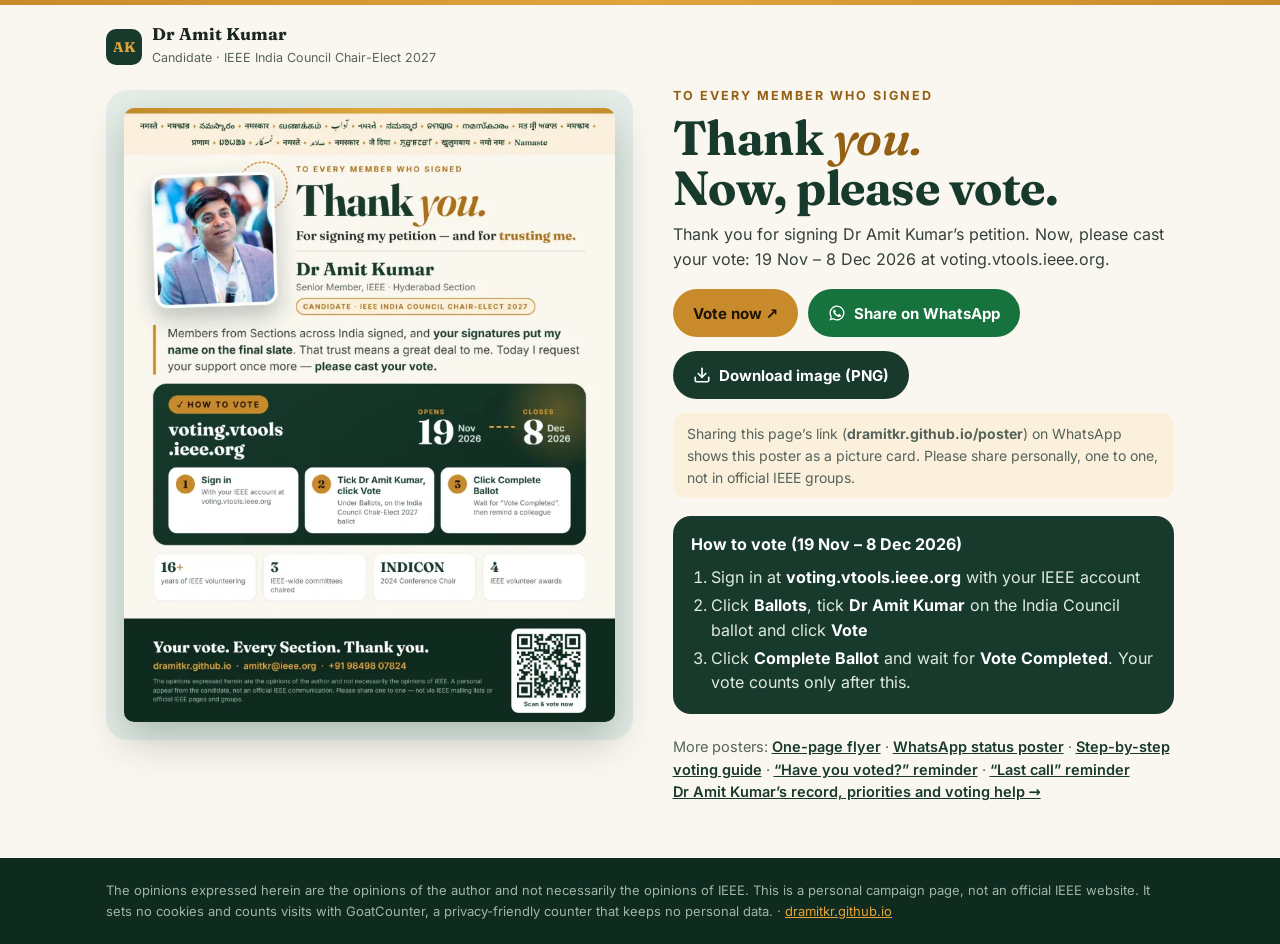
<file: poster/index.html>
<!doctype html>
<html lang="en-IN">
<head>
<meta charset="utf-8">
<meta name="viewport" content="width=device-width, initial-scale=1">
<title>Thank-you poster · Dr Amit Kumar</title>
<meta name="description" content="Thank you for signing Dr Amit Kumar’s petition. Now, please cast your vote: 19 Nov – 8 Dec 2026 at voting.vtools.ieee.org.">
<link rel="canonical" href="https://dramitkr.github.io/poster/">
<meta property="og:type" content="website">
<meta property="og:site_name" content="Dr Amit Kumar">
<meta property="og:locale" content="en_IN">
<meta property="og:url" content="https://dramitkr.github.io/poster/">
<meta property="og:title" content="Thank-you poster · Dr Amit Kumar, IEEE India Council Chair-Elect 2027">
<meta property="og:description" content="Thank you for signing Dr Amit Kumar’s petition. Now, please cast your vote: 19 Nov – 8 Dec 2026 at voting.vtools.ieee.org.">
<meta property="og:image" content="https://dramitkr.github.io/assets/posters/og-poster.jpg">
<meta property="og:image:secure_url" content="https://dramitkr.github.io/assets/posters/og-poster.jpg">
<meta property="og:image:type" content="image/jpeg">
<meta property="og:image:width" content="1200">
<meta property="og:image:height" content="630">
<meta property="og:image:alt" content="Thank-you poster from Dr Amit Kumar with the voting dates, three steps to vote and a QR code">
<meta name="twitter:card" content="summary_large_image">
<meta name="twitter:title" content="Thank-you poster · Dr Amit Kumar, IEEE India Council Chair-Elect 2027">
<meta name="twitter:description" content="Thank you for signing Dr Amit Kumar’s petition. Now, please cast your vote: 19 Nov – 8 Dec 2026 at voting.vtools.ieee.org.">
<meta name="twitter:image" content="https://dramitkr.github.io/assets/posters/og-poster.jpg">
<meta name="theme-color" content="#173a2c">
<link rel="icon" href="../favicon.svg" type="image/svg+xml">
<link rel="icon" href="../favicon.ico" sizes="any">
<link rel="preload" as="image" type="image/webp" imagesrcset="../assets/posters/view-poster-720.webp 720w, ../assets/posters/view-poster-1080.webp 1080w" imagesizes="(max-width:820px) calc(100vw - 56px), 524px" fetchpriority="high">
<link rel="preload" href="../assets/fonts/f3.woff2" as="font" type="font/woff2" crossorigin>
<link rel="preload" href="../assets/fonts/f5.woff2" as="font" type="font/woff2" crossorigin>
<style>
@font-face{font-family:Fraunces;font-style:normal;font-weight:500 700;font-display:swap;src:url(../assets/fonts/f3.woff2) format('woff2')}
@font-face{font-family:Fraunces;font-style:italic;font-weight:600;font-display:swap;src:url(../assets/fonts/f1.woff2) format('woff2')}
@font-face{font-family:Inter;font-style:normal;font-weight:400 700;font-display:swap;src:url(../assets/fonts/f5.woff2) format('woff2')}
:root{--green-900:#0f2a1f;--green-800:#173a2c;--amber:#c98a2b;--amber-600:#946013;--amber-100:#fbf0dc;--cream:#faf7f0;--paper:#fff;--ink:#1b2620;--muted:#55635b;--line:#e3ded2;--serif:Fraunces,Georgia,serif;--sans:Inter,system-ui,-apple-system,"Segoe UI",Roboto,Arial,sans-serif}
*{box-sizing:border-box}
html{-webkit-text-size-adjust:100%}
body{margin:0;background:var(--cream);color:var(--ink);font:400 16px/1.55 var(--sans)}
a{color:var(--green-800)}
.top{height:5px;background:linear-gradient(90deg,var(--amber),#e3a33b,var(--amber))}
.wrap{max-width:1100px;margin:0 auto;padding-block:20px 40px;padding-left:max(16px,env(safe-area-inset-left,0px));padding-right:max(16px,env(safe-area-inset-right,0px))}
.brand{display:inline-flex;align-items:center;gap:10px;text-decoration:none;color:var(--ink)}
.mono{width:36px;height:36px;border-radius:10px;background:var(--green-800);color:#e3a33b;display:grid;place-items:center;font:700 14px var(--serif)}
.brand b{display:block;font:700 17px/1.1 var(--serif)}
.brand small{color:var(--muted);font-size:12.5px}
.grid{display:grid;grid-template-columns:minmax(0,1.05fr) minmax(0,1fr);gap:40px;align-items:start;margin-top:22px}
.shot{background:#e4ede7;border-radius:22px;padding:18px;text-align:center}
.shot img{width:100%;height:auto;max-width:560px;border-radius:10px;box-shadow:0 18px 40px rgba(15,42,31,.25);display:block;margin:0 auto}
.kick{font:700 12.5px/1 var(--sans);letter-spacing:.16em;text-transform:uppercase;color:var(--amber-600)}
h1{font:700 clamp(32px,5vw,48px)/1.05 var(--serif);color:var(--green-800);margin:10px 0 8px;letter-spacing:-.01em;text-wrap:balance}
h1 em{font-style:italic;font-weight:600;color:var(--amber-600)}
.lead{color:#33413a;margin:0 0 18px;max-width:52ch}
.btns{display:flex;flex-wrap:wrap;gap:10px;margin:0 0 14px}
.btn{display:inline-flex;align-items:center;gap:8px;text-decoration:none;font:700 15px/1 var(--sans);padding:13px 18px;border-radius:999px;border:2px solid transparent;cursor:pointer}
.btn-amber{background:var(--amber);color:#1b1305}
.btn-wa{background:#17733e;color:#fff}
.btn-green{background:var(--green-800);color:#fff}
.btn-ghost{border-color:var(--green-800);color:var(--green-800);background:transparent}
.btn:focus-visible{outline:3px solid var(--amber);outline-offset:2px}
.steps{background:var(--green-800);color:#dfeae3;border-radius:18px;padding:16px 18px;margin:18px 0}
.steps b{color:#fff}
.steps ol{margin:8px 0 0;padding-left:20px}
.steps li{margin:3px 0}
.tip{font-size:14px;color:var(--muted);background:var(--amber-100);border-radius:12px;padding:10px 14px}
.more{margin-top:22px;font-size:14.5px;color:var(--muted)}
.more a{font-weight:600}
footer{background:var(--green-900);color:#9fb6a8;font-size:13px;line-height:1.6}
footer .wrap{padding-block:22px}
footer a{color:#e3a33b}
@media (max-width:820px){.grid{grid-template-columns:1fr;gap:22px}.shot{padding:12px}}
</style>
</head>
<body>
<div class="top" aria-hidden="true"></div>
<div class="wrap">
  <a class="brand" href="../"><span class="mono" aria-hidden="true">AK</span><span><b>Dr Amit Kumar</b><small>Candidate · IEEE India Council Chair-Elect 2027</small></span></a>
  <main class="grid">
    <div class="shot"><picture><source type="image/webp" srcset="../assets/posters/view-poster-720.webp 720w, ../assets/posters/view-poster-1080.webp 1080w" sizes="(max-width:820px) calc(100vw - 56px), 524px"><img src="../assets/posters/view-poster.jpg" width="1080" height="1350" alt="Thank-you poster from Dr Amit Kumar with the voting dates, three steps to vote and a QR code" fetchpriority="high" decoding="async"></picture></div>
    <div>
      <div class="kick">To every member who signed</div>
      <h1>Thank <em>you.</em><br>Now, please vote.</h1>
      <p class="lead">Thank you for signing Dr Amit Kumar’s petition. Now, please cast your vote: 19 Nov – 8 Dec 2026 at voting.vtools.ieee.org.</p>
      <div class="btns">
      <a class="btn btn-amber" href="https://voting.vtools.ieee.org/" target="_blank" rel="noopener">Vote now ↗</a>
      <a class="btn btn-wa" id="wa" href="https://wa.me/?text=https%3A%2F%2Fdramitkr.github.io%2Fposter%2F%0A%0AThank%20you%20for%20signing%20Dr%20Amit%20Kumar%E2%80%99s%20petition.%20Now%2C%20please%20cast%20your%20vote%3A%2019%20Nov%20%E2%80%93%208%20Dec%202026%20at%20voting.vtools.ieee.org." target="_blank" rel="noopener"><svg width="18" height="18" viewBox="0 0 24 24" fill="currentColor" aria-hidden="true"><path d="M12 2a10 10 0 0 0-8.6 15.1L2 22l5-1.3A10 10 0 1 0 12 2zm0 18.2c-1.5 0-3-.4-4.3-1.2l-.3-.2-3 .8.8-2.9-.2-.3A8.2 8.2 0 1 1 12 20.2zm4.5-6.1c-.2-.1-1.5-.7-1.7-.8s-.4-.1-.6.1-.7.8-.8 1-.3.2-.5.1a6.7 6.7 0 0 1-3.3-2.9c-.3-.4.3-.4.7-1.4.1-.2 0-.3 0-.4l-.8-1.8c-.2-.5-.4-.4-.6-.4h-.5a1 1 0 0 0-.7.3 3 3 0 0 0-.9 2.2 5.2 5.2 0 0 0 1.1 2.7 11.8 11.8 0 0 0 4.5 4c1.7.7 2.3.8 3.1.6a2.7 2.7 0 0 0 1.8-1.2 2.2 2.2 0 0 0 .1-1.2c0-.1-.2-.2-.4-.3z"/></svg>Share on WhatsApp</a>
      </div>
      <div class="btns">
      <a class="btn btn-green" href="../assets/posters/amit-kumar-thank-you-poster.png" download="amit-kumar-thank-you-poster.png"><svg width="18" height="18" viewBox="0 0 24 24" fill="none" stroke="currentColor" stroke-width="2.2" stroke-linecap="round" stroke-linejoin="round" aria-hidden="true"><path d="M21 15v4a2 2 0 0 1-2 2H5a2 2 0 0 1-2-2v-4"/><path d="M7 10l5 5 5-5"/><path d="M12 15V3"/></svg>Download image (PNG)</a>
      </div>
      <p class="tip">Sharing this page’s link (<b>dramitkr.github.io/poster</b>) on WhatsApp shows this poster as a picture card. Please share personally, one to one, not in official IEEE groups.</p>
      <div class="steps"><b>How to vote (19 Nov – 8 Dec 2026)</b>
        <ol><li>Sign in at <b>voting.vtools.ieee.org</b> with your IEEE account</li><li>Click <b>Ballots</b>, tick <b>Dr Amit Kumar</b> on the India Council ballot and click <b>Vote</b></li><li>Click <b>Complete Ballot</b> and wait for <b>Vote Completed</b>. Your vote counts only after this.</li></ol>
      </div>
      <p class="more">More posters: <a href="../flyer/">One-page flyer</a> · <a href="../status/">WhatsApp status poster</a> · <a href="../how-to-vote/">Step-by-step voting guide</a> · <a href="../have-you-voted/">“Have you voted?” reminder</a> · <a href="../last-call/">“Last call” reminder</a><br><a href="../">Dr Amit Kumar’s record, priorities and voting help →</a></p>
    </div>
  </main>
</div>
<footer><div class="wrap">The opinions expressed herein are the opinions of the author and not necessarily the opinions of IEEE. This is a personal campaign page, not an official IEEE website. It sets no cookies and counts visits with GoatCounter, a privacy-friendly counter that keeps no personal data. · <a href="../">dramitkr.github.io</a></div></footer>
<script data-goatcounter="https://dramitkr.goatcounter.com/count" async src="https://gc.zgo.at/count.js"></script>
</body>
</html>
</file>
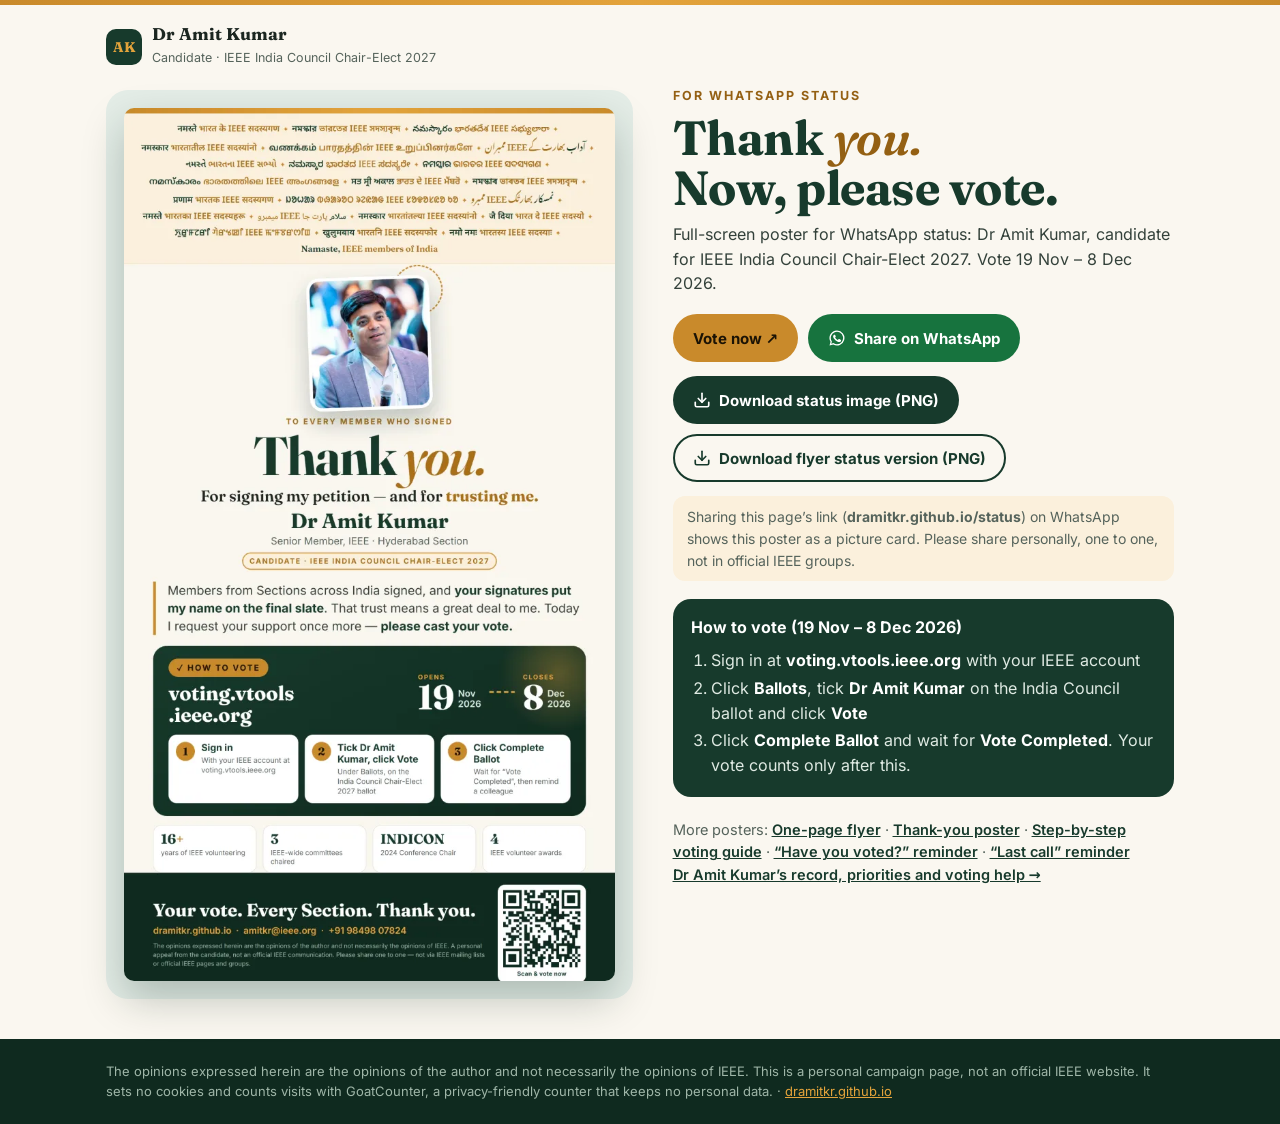
<file: status/index.html>
<!doctype html>
<html lang="en-IN">
<head>
<meta charset="utf-8">
<meta name="viewport" content="width=device-width, initial-scale=1">
<title>WhatsApp status poster · Dr Amit Kumar</title>
<meta name="description" content="Full-screen poster for WhatsApp status: Dr Amit Kumar, candidate for IEEE India Council Chair-Elect 2027. Vote 19 Nov – 8 Dec 2026.">
<link rel="canonical" href="https://dramitkr.github.io/status/">
<meta property="og:type" content="website">
<meta property="og:site_name" content="Dr Amit Kumar">
<meta property="og:locale" content="en_IN">
<meta property="og:url" content="https://dramitkr.github.io/status/">
<meta property="og:title" content="WhatsApp status poster · Dr Amit Kumar, IEEE India Council Chair-Elect 2027">
<meta property="og:description" content="Full-screen poster for WhatsApp status: Dr Amit Kumar, candidate for IEEE India Council Chair-Elect 2027. Vote 19 Nov – 8 Dec 2026.">
<meta property="og:image" content="https://dramitkr.github.io/assets/posters/og-status.jpg">
<meta property="og:image:secure_url" content="https://dramitkr.github.io/assets/posters/og-status.jpg">
<meta property="og:image:type" content="image/jpeg">
<meta property="og:image:width" content="1200">
<meta property="og:image:height" content="630">
<meta property="og:image:alt" content="Full-screen WhatsApp status poster from Dr Amit Kumar with the voting dates, steps and a QR code">
<meta name="twitter:card" content="summary_large_image">
<meta name="twitter:title" content="WhatsApp status poster · Dr Amit Kumar, IEEE India Council Chair-Elect 2027">
<meta name="twitter:description" content="Full-screen poster for WhatsApp status: Dr Amit Kumar, candidate for IEEE India Council Chair-Elect 2027. Vote 19 Nov – 8 Dec 2026.">
<meta name="twitter:image" content="https://dramitkr.github.io/assets/posters/og-status.jpg">
<meta name="theme-color" content="#173a2c">
<link rel="icon" href="../favicon.svg" type="image/svg+xml">
<link rel="icon" href="../favicon.ico" sizes="any">
<link rel="preload" as="image" type="image/webp" imagesrcset="../assets/posters/view-status-720.webp 720w, ../assets/posters/view-status-1080.webp 1080w" imagesizes="(max-width:820px) calc(100vw - 56px), 524px" fetchpriority="high">
<link rel="preload" href="../assets/fonts/f3.woff2" as="font" type="font/woff2" crossorigin>
<link rel="preload" href="../assets/fonts/f5.woff2" as="font" type="font/woff2" crossorigin>
<style>
@font-face{font-family:Fraunces;font-style:normal;font-weight:500 700;font-display:swap;src:url(../assets/fonts/f3.woff2) format('woff2')}
@font-face{font-family:Fraunces;font-style:italic;font-weight:600;font-display:swap;src:url(../assets/fonts/f1.woff2) format('woff2')}
@font-face{font-family:Inter;font-style:normal;font-weight:400 700;font-display:swap;src:url(../assets/fonts/f5.woff2) format('woff2')}
:root{--green-900:#0f2a1f;--green-800:#173a2c;--amber:#c98a2b;--amber-600:#946013;--amber-100:#fbf0dc;--cream:#faf7f0;--paper:#fff;--ink:#1b2620;--muted:#55635b;--line:#e3ded2;--serif:Fraunces,Georgia,serif;--sans:Inter,system-ui,-apple-system,"Segoe UI",Roboto,Arial,sans-serif}
*{box-sizing:border-box}
html{-webkit-text-size-adjust:100%}
body{margin:0;background:var(--cream);color:var(--ink);font:400 16px/1.55 var(--sans)}
a{color:var(--green-800)}
.top{height:5px;background:linear-gradient(90deg,var(--amber),#e3a33b,var(--amber))}
.wrap{max-width:1100px;margin:0 auto;padding-block:20px 40px;padding-left:max(16px,env(safe-area-inset-left,0px));padding-right:max(16px,env(safe-area-inset-right,0px))}
.brand{display:inline-flex;align-items:center;gap:10px;text-decoration:none;color:var(--ink)}
.mono{width:36px;height:36px;border-radius:10px;background:var(--green-800);color:#e3a33b;display:grid;place-items:center;font:700 14px var(--serif)}
.brand b{display:block;font:700 17px/1.1 var(--serif)}
.brand small{color:var(--muted);font-size:12.5px}
.grid{display:grid;grid-template-columns:minmax(0,1.05fr) minmax(0,1fr);gap:40px;align-items:start;margin-top:22px}
.shot{background:#e4ede7;border-radius:22px;padding:18px;text-align:center}
.shot img{width:100%;height:auto;max-width:560px;border-radius:10px;box-shadow:0 18px 40px rgba(15,42,31,.25);display:block;margin:0 auto}
.kick{font:700 12.5px/1 var(--sans);letter-spacing:.16em;text-transform:uppercase;color:var(--amber-600)}
h1{font:700 clamp(32px,5vw,48px)/1.05 var(--serif);color:var(--green-800);margin:10px 0 8px;letter-spacing:-.01em;text-wrap:balance}
h1 em{font-style:italic;font-weight:600;color:var(--amber-600)}
.lead{color:#33413a;margin:0 0 18px;max-width:52ch}
.btns{display:flex;flex-wrap:wrap;gap:10px;margin:0 0 14px}
.btn{display:inline-flex;align-items:center;gap:8px;text-decoration:none;font:700 15px/1 var(--sans);padding:13px 18px;border-radius:999px;border:2px solid transparent;cursor:pointer}
.btn-amber{background:var(--amber);color:#1b1305}
.btn-wa{background:#17733e;color:#fff}
.btn-green{background:var(--green-800);color:#fff}
.btn-ghost{border-color:var(--green-800);color:var(--green-800);background:transparent}
.btn:focus-visible{outline:3px solid var(--amber);outline-offset:2px}
.steps{background:var(--green-800);color:#dfeae3;border-radius:18px;padding:16px 18px;margin:18px 0}
.steps b{color:#fff}
.steps ol{margin:8px 0 0;padding-left:20px}
.steps li{margin:3px 0}
.tip{font-size:14px;color:var(--muted);background:var(--amber-100);border-radius:12px;padding:10px 14px}
.more{margin-top:22px;font-size:14.5px;color:var(--muted)}
.more a{font-weight:600}
footer{background:var(--green-900);color:#9fb6a8;font-size:13px;line-height:1.6}
footer .wrap{padding-block:22px}
footer a{color:#e3a33b}
@media (max-width:820px){.grid{grid-template-columns:1fr;gap:22px}.shot{padding:12px}}
</style>
</head>
<body>
<div class="top" aria-hidden="true"></div>
<div class="wrap">
  <a class="brand" href="../"><span class="mono" aria-hidden="true">AK</span><span><b>Dr Amit Kumar</b><small>Candidate · IEEE India Council Chair-Elect 2027</small></span></a>
  <main class="grid">
    <div class="shot"><picture><source type="image/webp" srcset="../assets/posters/view-status-720.webp 720w, ../assets/posters/view-status-1080.webp 1080w" sizes="(max-width:820px) calc(100vw - 56px), 524px"><img src="../assets/posters/view-status.jpg" width="1080" height="1920" alt="Full-screen WhatsApp status poster from Dr Amit Kumar with the voting dates, steps and a QR code" fetchpriority="high" decoding="async"></picture></div>
    <div>
      <div class="kick">For WhatsApp status</div>
      <h1>Thank <em>you.</em><br>Now, please vote.</h1>
      <p class="lead">Full-screen poster for WhatsApp status: Dr Amit Kumar, candidate for IEEE India Council Chair-Elect 2027. Vote 19 Nov – 8 Dec 2026.</p>
      <div class="btns">
      <a class="btn btn-amber" href="https://voting.vtools.ieee.org/" target="_blank" rel="noopener">Vote now ↗</a>
      <a class="btn btn-wa" id="wa" href="https://wa.me/?text=https%3A%2F%2Fdramitkr.github.io%2Fstatus%2F%0A%0AFull-screen%20poster%20for%20WhatsApp%20status%3A%20Dr%20Amit%20Kumar%2C%20candidate%20for%20IEEE%20India%20Council%20Chair-Elect%202027.%20Vote%2019%20Nov%20%E2%80%93%208%20Dec%202026." target="_blank" rel="noopener"><svg width="18" height="18" viewBox="0 0 24 24" fill="currentColor" aria-hidden="true"><path d="M12 2a10 10 0 0 0-8.6 15.1L2 22l5-1.3A10 10 0 1 0 12 2zm0 18.2c-1.5 0-3-.4-4.3-1.2l-.3-.2-3 .8.8-2.9-.2-.3A8.2 8.2 0 1 1 12 20.2zm4.5-6.1c-.2-.1-1.5-.7-1.7-.8s-.4-.1-.6.1-.7.8-.8 1-.3.2-.5.1a6.7 6.7 0 0 1-3.3-2.9c-.3-.4.3-.4.7-1.4.1-.2 0-.3 0-.4l-.8-1.8c-.2-.5-.4-.4-.6-.4h-.5a1 1 0 0 0-.7.3 3 3 0 0 0-.9 2.2 5.2 5.2 0 0 0 1.1 2.7 11.8 11.8 0 0 0 4.5 4c1.7.7 2.3.8 3.1.6a2.7 2.7 0 0 0 1.8-1.2 2.2 2.2 0 0 0 .1-1.2c0-.1-.2-.2-.4-.3z"/></svg>Share on WhatsApp</a>
      </div>
      <div class="btns">
      <a class="btn btn-green" href="../assets/posters/amit-kumar-whatsapp-status.png" download="amit-kumar-whatsapp-status.png"><svg width="18" height="18" viewBox="0 0 24 24" fill="none" stroke="currentColor" stroke-width="2.2" stroke-linecap="round" stroke-linejoin="round" aria-hidden="true"><path d="M21 15v4a2 2 0 0 1-2 2H5a2 2 0 0 1-2-2v-4"/><path d="M7 10l5 5 5-5"/><path d="M12 15V3"/></svg>Download status image (PNG)</a>
      <a class="btn btn-ghost" href="../assets/posters/amit-kumar-flyer-status.png" download="amit-kumar-flyer-status.png"><svg width="18" height="18" viewBox="0 0 24 24" fill="none" stroke="currentColor" stroke-width="2.2" stroke-linecap="round" stroke-linejoin="round" aria-hidden="true"><path d="M21 15v4a2 2 0 0 1-2 2H5a2 2 0 0 1-2-2v-4"/><path d="M7 10l5 5 5-5"/><path d="M12 15V3"/></svg>Download flyer status version (PNG)</a>
      </div>
      <p class="tip">Sharing this page’s link (<b>dramitkr.github.io/status</b>) on WhatsApp shows this poster as a picture card. Please share personally, one to one, not in official IEEE groups.</p>
      <div class="steps"><b>How to vote (19 Nov – 8 Dec 2026)</b>
        <ol><li>Sign in at <b>voting.vtools.ieee.org</b> with your IEEE account</li><li>Click <b>Ballots</b>, tick <b>Dr Amit Kumar</b> on the India Council ballot and click <b>Vote</b></li><li>Click <b>Complete Ballot</b> and wait for <b>Vote Completed</b>. Your vote counts only after this.</li></ol>
      </div>
      <p class="more">More posters: <a href="../flyer/">One-page flyer</a> · <a href="../poster/">Thank-you poster</a> · <a href="../how-to-vote/">Step-by-step voting guide</a> · <a href="../have-you-voted/">“Have you voted?” reminder</a> · <a href="../last-call/">“Last call” reminder</a><br><a href="../">Dr Amit Kumar’s record, priorities and voting help →</a></p>
    </div>
  </main>
</div>
<footer><div class="wrap">The opinions expressed herein are the opinions of the author and not necessarily the opinions of IEEE. This is a personal campaign page, not an official IEEE website. It sets no cookies and counts visits with GoatCounter, a privacy-friendly counter that keeps no personal data. · <a href="../">dramitkr.github.io</a></div></footer>
<script data-goatcounter="https://dramitkr.goatcounter.com/count" async src="https://gc.zgo.at/count.js"></script>
</body>
</html>
</file>
<file: assets/fonts/greetings.css>
@font-face {font-family: 'Noto Naskh Arabic';font-style: normal;font-weight: 600;font-display: swap;src: url(f6.woff2) format('woff2');unicode-range: U+20, U+2c, U+45, U+49, U+4e, U+61-62, U+64-66, U+69, U+6d-6f, U+72-74, U+622, U+627-628, U+62a, U+62c, U+62f, U+631, U+633, U+644-646, U+648, U+64a, U+64f, U+653, U+680, U+6a9, U+6be, U+6d2, U+902-903, U+915-917, U+91c, U+923-924, U+926, U+928, U+92a-930, U+932, U+938-939, U+93e-942, U+947-948, U+94b, U+94d, U+995, U+9a4, U+9a6, U+9a8, U+9ac-9b0, U+9b8, U+9be, U+9c3, U+9c7, U+9cb, U+9cd, U+9f0, U+a02, U+a05, U+a15, U+a24, U+a26, U+a2c-a2e, U+a30, U+a32, U+a38, U+a3e, U+a40, U+a47-a48, U+a4b, U+a4d, U+aa4, U+aa8, U+aad-ab0, U+ab8, U+abe, U+ac7, U+acb, U+acd, U+b15, U+b17, U+b23-b24, U+b26, U+b28, U+b2d-b2e, U+b30, U+b38, U+b3e, U+b4d, U+b5f, U+b89, U+b95, U+ba3-ba4, U+ba9-baa, U+bae, U+bb0-bb1, U+bb3, U+bb5, U+bbe-bbf, U+bc1, U+bc7, U+bcb, U+bcd, U+c02, U+c15, U+c24, U+c26, U+c28, U+c2d-c30, U+c32, U+c36, U+c38, U+c3e, U+c41, U+c47, U+c4d, U+c95, U+ca4, U+ca6, U+ca8, U+cad-cb0, U+cb8, U+cbe, U+cc6-cc7, U+ccd, U+cd5, U+d02, U+d05, U+d15, U+d17, U+d19, U+d24, U+d28, U+d2d-d2e, U+d30, U+d32-d33, U+d38, U+d3e-d3f, U+d46-d47, U+d4a-d4b, U+d4d, U+1c5a-1c5c, U+1c5f-1c61, U+1c65-1c66, U+1c68, U+1c6b, U+1c6d-1c6e, U+1c75, U+1c77, U+abc0-abc1, U+abc3, U+abc8, U+abd4-abd6, U+abda, U+abdd, U+abe0-abe1, U+abe4-abe6, U+abe8;}@font-face {font-family: 'Noto Sans Bengali';font-style: normal;font-weight: 600;font-stretch: 100%;font-display: swap;src: url(f7.woff2) format('woff2');unicode-range: U+20, U+2c, U+45, U+49, U+4e, U+61-62, U+64-66, U+69, U+6d-6f, U+72-74, U+622, U+627-628, U+62a, U+62c, U+62f, U+631, U+633, U+644-646, U+648, U+64a, U+64f, U+653, U+680, U+6a9, U+6be, U+6d2, U+902-903, U+915-917, U+91c, U+923-924, U+926, U+928, U+92a-930, U+932, U+938-939, U+93e-942, U+947-948, U+94b, U+94d, U+995, U+9a4, U+9a6, U+9a8, U+9ac-9b0, U+9b8, U+9be, U+9c3, U+9c7, U+9cb, U+9cd, U+9f0, U+a02, U+a05, U+a15, U+a24, U+a26, U+a2c-a2e, U+a30, U+a32, U+a38, U+a3e, U+a40, U+a47-a48, U+a4b, U+a4d, U+aa4, U+aa8, U+aad-ab0, U+ab8, U+abe, U+ac7, U+acb, U+acd, U+b15, U+b17, U+b23-b24, U+b26, U+b28, U+b2d-b2e, U+b30, U+b38, U+b3e, U+b4d, U+b5f, U+b89, U+b95, U+ba3-ba4, U+ba9-baa, U+bae, U+bb0-bb1, U+bb3, U+bb5, U+bbe-bbf, U+bc1, U+bc7, U+bcb, U+bcd, U+c02, U+c15, U+c24, U+c26, U+c28, U+c2d-c30, U+c32, U+c36, U+c38, U+c3e, U+c41, U+c47, U+c4d, U+c95, U+ca4, U+ca6, U+ca8, U+cad-cb0, U+cb8, U+cbe, U+cc6-cc7, U+ccd, U+cd5, U+d02, U+d05, U+d15, U+d17, U+d19, U+d24, U+d28, U+d2d-d2e, U+d30, U+d32-d33, U+d38, U+d3e-d3f, U+d46-d47, U+d4a-d4b, U+d4d, U+1c5a-1c5c, U+1c5f-1c61, U+1c65-1c66, U+1c68, U+1c6b, U+1c6d-1c6e, U+1c75, U+1c77, U+abc0-abc1, U+abc3, U+abc8, U+abd4-abd6, U+abda, U+abdd, U+abe0-abe1, U+abe4-abe6, U+abe8;}@font-face {font-family: 'Noto Sans Devanagari';font-style: normal;font-weight: 600;font-stretch: 100%;font-display: swap;src: url(f8.woff2) format('woff2');unicode-range: U+20, U+2c, U+45, U+49, U+4e, U+61-62, U+64-66, U+69, U+6d-6f, U+72-74, U+622, U+627-628, U+62a, U+62c, U+62f, U+631, U+633, U+644-646, U+648, U+64a, U+64f, U+653, U+680, U+6a9, U+6be, U+6d2, U+902-903, U+915-917, U+91c, U+923-924, U+926, U+928, U+92a-930, U+932, U+938-939, U+93e-942, U+947-948, U+94b, U+94d, U+995, U+9a4, U+9a6, U+9a8, U+9ac-9b0, U+9b8, U+9be, U+9c3, U+9c7, U+9cb, U+9cd, U+9f0, U+a02, U+a05, U+a15, U+a24, U+a26, U+a2c-a2e, U+a30, U+a32, U+a38, U+a3e, U+a40, U+a47-a48, U+a4b, U+a4d, U+aa4, U+aa8, U+aad-ab0, U+ab8, U+abe, U+ac7, U+acb, U+acd, U+b15, U+b17, U+b23-b24, U+b26, U+b28, U+b2d-b2e, U+b30, U+b38, U+b3e, U+b4d, U+b5f, U+b89, U+b95, U+ba3-ba4, U+ba9-baa, U+bae, U+bb0-bb1, U+bb3, U+bb5, U+bbe-bbf, U+bc1, U+bc7, U+bcb, U+bcd, U+c02, U+c15, U+c24, U+c26, U+c28, U+c2d-c30, U+c32, U+c36, U+c38, U+c3e, U+c41, U+c47, U+c4d, U+c95, U+ca4, U+ca6, U+ca8, U+cad-cb0, U+cb8, U+cbe, U+cc6-cc7, U+ccd, U+cd5, U+d02, U+d05, U+d15, U+d17, U+d19, U+d24, U+d28, U+d2d-d2e, U+d30, U+d32-d33, U+d38, U+d3e-d3f, U+d46-d47, U+d4a-d4b, U+d4d, U+1c5a-1c5c, U+1c5f-1c61, U+1c65-1c66, U+1c68, U+1c6b, U+1c6d-1c6e, U+1c75, U+1c77, U+abc0-abc1, U+abc3, U+abc8, U+abd4-abd6, U+abda, U+abdd, U+abe0-abe1, U+abe4-abe6, U+abe8;}@font-face {font-family: 'Noto Sans Gujarati';font-style: normal;font-weight: 600;font-stretch: 100%;font-display: swap;src: url(f9.woff2) format('woff2');unicode-range: U+20, U+2c, U+45, U+49, U+4e, U+61-62, U+64-66, U+69, U+6d-6f, U+72-74, U+622, U+627-628, U+62a, U+62c, U+62f, U+631, U+633, U+644-646, U+648, U+64a, U+64f, U+653, U+680, U+6a9, U+6be, U+6d2, U+902-903, U+915-917, U+91c, U+923-924, U+926, U+928, U+92a-930, U+932, U+938-939, U+93e-942, U+947-948, U+94b, U+94d, U+995, U+9a4, U+9a6, U+9a8, U+9ac-9b0, U+9b8, U+9be, U+9c3, U+9c7, U+9cb, U+9cd, U+9f0, U+a02, U+a05, U+a15, U+a24, U+a26, U+a2c-a2e, U+a30, U+a32, U+a38, U+a3e, U+a40, U+a47-a48, U+a4b, U+a4d, U+aa4, U+aa8, U+aad-ab0, U+ab8, U+abe, U+ac7, U+acb, U+acd, U+b15, U+b17, U+b23-b24, U+b26, U+b28, U+b2d-b2e, U+b30, U+b38, U+b3e, U+b4d, U+b5f, U+b89, U+b95, U+ba3-ba4, U+ba9-baa, U+bae, U+bb0-bb1, U+bb3, U+bb5, U+bbe-bbf, U+bc1, U+bc7, U+bcb, U+bcd, U+c02, U+c15, U+c24, U+c26, U+c28, U+c2d-c30, U+c32, U+c36, U+c38, U+c3e, U+c41, U+c47, U+c4d, U+c95, U+ca4, U+ca6, U+ca8, U+cad-cb0, U+cb8, U+cbe, U+cc6-cc7, U+ccd, U+cd5, U+d02, U+d05, U+d15, U+d17, U+d19, U+d24, U+d28, U+d2d-d2e, U+d30, U+d32-d33, U+d38, U+d3e-d3f, U+d46-d47, U+d4a-d4b, U+d4d, U+1c5a-1c5c, U+1c5f-1c61, U+1c65-1c66, U+1c68, U+1c6b, U+1c6d-1c6e, U+1c75, U+1c77, U+abc0-abc1, U+abc3, U+abc8, U+abd4-abd6, U+abda, U+abdd, U+abe0-abe1, U+abe4-abe6, U+abe8;}@font-face {font-family: 'Noto Sans Gurmukhi';font-style: normal;font-weight: 600;font-stretch: 100%;font-display: swap;src: url(f10.woff2) format('woff2');unicode-range: U+20, U+2c, U+45, U+49, U+4e, U+61-62, U+64-66, U+69, U+6d-6f, U+72-74, U+622, U+627-628, U+62a, U+62c, U+62f, U+631, U+633, U+644-646, U+648, U+64a, U+64f, U+653, U+680, U+6a9, U+6be, U+6d2, U+902-903, U+915-917, U+91c, U+923-924, U+926, U+928, U+92a-930, U+932, U+938-939, U+93e-942, U+947-948, U+94b, U+94d, U+995, U+9a4, U+9a6, U+9a8, U+9ac-9b0, U+9b8, U+9be, U+9c3, U+9c7, U+9cb, U+9cd, U+9f0, U+a02, U+a05, U+a15, U+a24, U+a26, U+a2c-a2e, U+a30, U+a32, U+a38, U+a3e, U+a40, U+a47-a48, U+a4b, U+a4d, U+aa4, U+aa8, U+aad-ab0, U+ab8, U+abe, U+ac7, U+acb, U+acd, U+b15, U+b17, U+b23-b24, U+b26, U+b28, U+b2d-b2e, U+b30, U+b38, U+b3e, U+b4d, U+b5f, U+b89, U+b95, U+ba3-ba4, U+ba9-baa, U+bae, U+bb0-bb1, U+bb3, U+bb5, U+bbe-bbf, U+bc1, U+bc7, U+bcb, U+bcd, U+c02, U+c15, U+c24, U+c26, U+c28, U+c2d-c30, U+c32, U+c36, U+c38, U+c3e, U+c41, U+c47, U+c4d, U+c95, U+ca4, U+ca6, U+ca8, U+cad-cb0, U+cb8, U+cbe, U+cc6-cc7, U+ccd, U+cd5, U+d02, U+d05, U+d15, U+d17, U+d19, U+d24, U+d28, U+d2d-d2e, U+d30, U+d32-d33, U+d38, U+d3e-d3f, U+d46-d47, U+d4a-d4b, U+d4d, U+1c5a-1c5c, U+1c5f-1c61, U+1c65-1c66, U+1c68, U+1c6b, U+1c6d-1c6e, U+1c75, U+1c77, U+abc0-abc1, U+abc3, U+abc8, U+abd4-abd6, U+abda, U+abdd, U+abe0-abe1, U+abe4-abe6, U+abe8;}@font-face {font-family: 'Noto Sans Kannada';font-style: normal;font-weight: 600;font-stretch: 100%;font-display: swap;src: url(f11.woff2) format('woff2');unicode-range: U+20, U+2c, U+45, U+49, U+4e, U+61-62, U+64-66, U+69, U+6d-6f, U+72-74, U+622, U+627-628, U+62a, U+62c, U+62f, U+631, U+633, U+644-646, U+648, U+64a, U+64f, U+653, U+680, U+6a9, U+6be, U+6d2, U+902-903, U+915-917, U+91c, U+923-924, U+926, U+928, U+92a-930, U+932, U+938-939, U+93e-942, U+947-948, U+94b, U+94d, U+995, U+9a4, U+9a6, U+9a8, U+9ac-9b0, U+9b8, U+9be, U+9c3, U+9c7, U+9cb, U+9cd, U+9f0, U+a02, U+a05, U+a15, U+a24, U+a26, U+a2c-a2e, U+a30, U+a32, U+a38, U+a3e, U+a40, U+a47-a48, U+a4b, U+a4d, U+aa4, U+aa8, U+aad-ab0, U+ab8, U+abe, U+ac7, U+acb, U+acd, U+b15, U+b17, U+b23-b24, U+b26, U+b28, U+b2d-b2e, U+b30, U+b38, U+b3e, U+b4d, U+b5f, U+b89, U+b95, U+ba3-ba4, U+ba9-baa, U+bae, U+bb0-bb1, U+bb3, U+bb5, U+bbe-bbf, U+bc1, U+bc7, U+bcb, U+bcd, U+c02, U+c15, U+c24, U+c26, U+c28, U+c2d-c30, U+c32, U+c36, U+c38, U+c3e, U+c41, U+c47, U+c4d, U+c95, U+ca4, U+ca6, U+ca8, U+cad-cb0, U+cb8, U+cbe, U+cc6-cc7, U+ccd, U+cd5, U+d02, U+d05, U+d15, U+d17, U+d19, U+d24, U+d28, U+d2d-d2e, U+d30, U+d32-d33, U+d38, U+d3e-d3f, U+d46-d47, U+d4a-d4b, U+d4d, U+1c5a-1c5c, U+1c5f-1c61, U+1c65-1c66, U+1c68, U+1c6b, U+1c6d-1c6e, U+1c75, U+1c77, U+abc0-abc1, U+abc3, U+abc8, U+abd4-abd6, U+abda, U+abdd, U+abe0-abe1, U+abe4-abe6, U+abe8;}@font-face {font-family: 'Noto Sans Malayalam';font-style: normal;font-weight: 600;font-stretch: 100%;font-display: swap;src: url(f12.woff2) format('woff2');unicode-range: U+20, U+2c, U+45, U+49, U+4e, U+61-62, U+64-66, U+69, U+6d-6f, U+72-74, U+622, U+627-628, U+62a, U+62c, U+62f, U+631, U+633, U+644-646, U+648, U+64a, U+64f, U+653, U+680, U+6a9, U+6be, U+6d2, U+902-903, U+915-917, U+91c, U+923-924, U+926, U+928, U+92a-930, U+932, U+938-939, U+93e-942, U+947-948, U+94b, U+94d, U+995, U+9a4, U+9a6, U+9a8, U+9ac-9b0, U+9b8, U+9be, U+9c3, U+9c7, U+9cb, U+9cd, U+9f0, U+a02, U+a05, U+a15, U+a24, U+a26, U+a2c-a2e, U+a30, U+a32, U+a38, U+a3e, U+a40, U+a47-a48, U+a4b, U+a4d, U+aa4, U+aa8, U+aad-ab0, U+ab8, U+abe, U+ac7, U+acb, U+acd, U+b15, U+b17, U+b23-b24, U+b26, U+b28, U+b2d-b2e, U+b30, U+b38, U+b3e, U+b4d, U+b5f, U+b89, U+b95, U+ba3-ba4, U+ba9-baa, U+bae, U+bb0-bb1, U+bb3, U+bb5, U+bbe-bbf, U+bc1, U+bc7, U+bcb, U+bcd, U+c02, U+c15, U+c24, U+c26, U+c28, U+c2d-c30, U+c32, U+c36, U+c38, U+c3e, U+c41, U+c47, U+c4d, U+c95, U+ca4, U+ca6, U+ca8, U+cad-cb0, U+cb8, U+cbe, U+cc6-cc7, U+ccd, U+cd5, U+d02, U+d05, U+d15, U+d17, U+d19, U+d24, U+d28, U+d2d-d2e, U+d30, U+d32-d33, U+d38, U+d3e-d3f, U+d46-d47, U+d4a-d4b, U+d4d, U+1c5a-1c5c, U+1c5f-1c61, U+1c65-1c66, U+1c68, U+1c6b, U+1c6d-1c6e, U+1c75, U+1c77, U+abc0-abc1, U+abc3, U+abc8, U+abd4-abd6, U+abda, U+abdd, U+abe0-abe1, U+abe4-abe6, U+abe8;}@font-face {font-family: 'Noto Sans Meetei Mayek';font-style: normal;font-weight: 600;font-display: swap;src: url(f13.woff2) format('woff2');unicode-range: U+20, U+2c, U+45, U+49, U+4e, U+61-62, U+64-66, U+69, U+6d-6f, U+72-74, U+622, U+627-628, U+62a, U+62c, U+62f, U+631, U+633, U+644-646, U+648, U+64a, U+64f, U+653, U+680, U+6a9, U+6be, U+6d2, U+902-903, U+915-917, U+91c, U+923-924, U+926, U+928, U+92a-930, U+932, U+938-939, U+93e-942, U+947-948, U+94b, U+94d, U+995, U+9a4, U+9a6, U+9a8, U+9ac-9b0, U+9b8, U+9be, U+9c3, U+9c7, U+9cb, U+9cd, U+9f0, U+a02, U+a05, U+a15, U+a24, U+a26, U+a2c-a2e, U+a30, U+a32, U+a38, U+a3e, U+a40, U+a47-a48, U+a4b, U+a4d, U+aa4, U+aa8, U+aad-ab0, U+ab8, U+abe, U+ac7, U+acb, U+acd, U+b15, U+b17, U+b23-b24, U+b26, U+b28, U+b2d-b2e, U+b30, U+b38, U+b3e, U+b4d, U+b5f, U+b89, U+b95, U+ba3-ba4, U+ba9-baa, U+bae, U+bb0-bb1, U+bb3, U+bb5, U+bbe-bbf, U+bc1, U+bc7, U+bcb, U+bcd, U+c02, U+c15, U+c24, U+c26, U+c28, U+c2d-c30, U+c32, U+c36, U+c38, U+c3e, U+c41, U+c47, U+c4d, U+c95, U+ca4, U+ca6, U+ca8, U+cad-cb0, U+cb8, U+cbe, U+cc6-cc7, U+ccd, U+cd5, U+d02, U+d05, U+d15, U+d17, U+d19, U+d24, U+d28, U+d2d-d2e, U+d30, U+d32-d33, U+d38, U+d3e-d3f, U+d46-d47, U+d4a-d4b, U+d4d, U+1c5a-1c5c, U+1c5f-1c61, U+1c65-1c66, U+1c68, U+1c6b, U+1c6d-1c6e, U+1c75, U+1c77, U+abc0-abc1, U+abc3, U+abc8, U+abd4-abd6, U+abda, U+abdd, U+abe0-abe1, U+abe4-abe6, U+abe8;}@font-face {font-family: 'Noto Sans Ol Chiki';font-style: normal;font-weight: 600;font-display: swap;src: url(f14.woff2) format('woff2');unicode-range: U+20, U+2c, U+45, U+49, U+4e, U+61-62, U+64-66, U+69, U+6d-6f, U+72-74, U+622, U+627-628, U+62a, U+62c, U+62f, U+631, U+633, U+644-646, U+648, U+64a, U+64f, U+653, U+680, U+6a9, U+6be, U+6d2, U+902-903, U+915-917, U+91c, U+923-924, U+926, U+928, U+92a-930, U+932, U+938-939, U+93e-942, U+947-948, U+94b, U+94d, U+995, U+9a4, U+9a6, U+9a8, U+9ac-9b0, U+9b8, U+9be, U+9c3, U+9c7, U+9cb, U+9cd, U+9f0, U+a02, U+a05, U+a15, U+a24, U+a26, U+a2c-a2e, U+a30, U+a32, U+a38, U+a3e, U+a40, U+a47-a48, U+a4b, U+a4d, U+aa4, U+aa8, U+aad-ab0, U+ab8, U+abe, U+ac7, U+acb, U+acd, U+b15, U+b17, U+b23-b24, U+b26, U+b28, U+b2d-b2e, U+b30, U+b38, U+b3e, U+b4d, U+b5f, U+b89, U+b95, U+ba3-ba4, U+ba9-baa, U+bae, U+bb0-bb1, U+bb3, U+bb5, U+bbe-bbf, U+bc1, U+bc7, U+bcb, U+bcd, U+c02, U+c15, U+c24, U+c26, U+c28, U+c2d-c30, U+c32, U+c36, U+c38, U+c3e, U+c41, U+c47, U+c4d, U+c95, U+ca4, U+ca6, U+ca8, U+cad-cb0, U+cb8, U+cbe, U+cc6-cc7, U+ccd, U+cd5, U+d02, U+d05, U+d15, U+d17, U+d19, U+d24, U+d28, U+d2d-d2e, U+d30, U+d32-d33, U+d38, U+d3e-d3f, U+d46-d47, U+d4a-d4b, U+d4d, U+1c5a-1c5c, U+1c5f-1c61, U+1c65-1c66, U+1c68, U+1c6b, U+1c6d-1c6e, U+1c75, U+1c77, U+abc0-abc1, U+abc3, U+abc8, U+abd4-abd6, U+abda, U+abdd, U+abe0-abe1, U+abe4-abe6, U+abe8;}@font-face {font-family: 'Noto Sans Oriya';font-style: normal;font-weight: 600;font-stretch: 100%;font-display: swap;src: url(f15.woff2) format('woff2');unicode-range: U+20, U+2c, U+45, U+49, U+4e, U+61-62, U+64-66, U+69, U+6d-6f, U+72-74, U+622, U+627-628, U+62a, U+62c, U+62f, U+631, U+633, U+644-646, U+648, U+64a, U+64f, U+653, U+680, U+6a9, U+6be, U+6d2, U+902-903, U+915-917, U+91c, U+923-924, U+926, U+928, U+92a-930, U+932, U+938-939, U+93e-942, U+947-948, U+94b, U+94d, U+995, U+9a4, U+9a6, U+9a8, U+9ac-9b0, U+9b8, U+9be, U+9c3, U+9c7, U+9cb, U+9cd, U+9f0, U+a02, U+a05, U+a15, U+a24, U+a26, U+a2c-a2e, U+a30, U+a32, U+a38, U+a3e, U+a40, U+a47-a48, U+a4b, U+a4d, U+aa4, U+aa8, U+aad-ab0, U+ab8, U+abe, U+ac7, U+acb, U+acd, U+b15, U+b17, U+b23-b24, U+b26, U+b28, U+b2d-b2e, U+b30, U+b38, U+b3e, U+b4d, U+b5f, U+b89, U+b95, U+ba3-ba4, U+ba9-baa, U+bae, U+bb0-bb1, U+bb3, U+bb5, U+bbe-bbf, U+bc1, U+bc7, U+bcb, U+bcd, U+c02, U+c15, U+c24, U+c26, U+c28, U+c2d-c30, U+c32, U+c36, U+c38, U+c3e, U+c41, U+c47, U+c4d, U+c95, U+ca4, U+ca6, U+ca8, U+cad-cb0, U+cb8, U+cbe, U+cc6-cc7, U+ccd, U+cd5, U+d02, U+d05, U+d15, U+d17, U+d19, U+d24, U+d28, U+d2d-d2e, U+d30, U+d32-d33, U+d38, U+d3e-d3f, U+d46-d47, U+d4a-d4b, U+d4d, U+1c5a-1c5c, U+1c5f-1c61, U+1c65-1c66, U+1c68, U+1c6b, U+1c6d-1c6e, U+1c75, U+1c77, U+abc0-abc1, U+abc3, U+abc8, U+abd4-abd6, U+abda, U+abdd, U+abe0-abe1, U+abe4-abe6, U+abe8;}@font-face {font-family: 'Noto Sans Tamil';font-style: normal;font-weight: 600;font-stretch: 100%;font-display: swap;src: url(f16.woff2) format('woff2');unicode-range: U+20, U+2c, U+45, U+49, U+4e, U+61-62, U+64-66, U+69, U+6d-6f, U+72-74, U+622, U+627-628, U+62a, U+62c, U+62f, U+631, U+633, U+644-646, U+648, U+64a, U+64f, U+653, U+680, U+6a9, U+6be, U+6d2, U+902-903, U+915-917, U+91c, U+923-924, U+926, U+928, U+92a-930, U+932, U+938-939, U+93e-942, U+947-948, U+94b, U+94d, U+995, U+9a4, U+9a6, U+9a8, U+9ac-9b0, U+9b8, U+9be, U+9c3, U+9c7, U+9cb, U+9cd, U+9f0, U+a02, U+a05, U+a15, U+a24, U+a26, U+a2c-a2e, U+a30, U+a32, U+a38, U+a3e, U+a40, U+a47-a48, U+a4b, U+a4d, U+aa4, U+aa8, U+aad-ab0, U+ab8, U+abe, U+ac7, U+acb, U+acd, U+b15, U+b17, U+b23-b24, U+b26, U+b28, U+b2d-b2e, U+b30, U+b38, U+b3e, U+b4d, U+b5f, U+b89, U+b95, U+ba3-ba4, U+ba9-baa, U+bae, U+bb0-bb1, U+bb3, U+bb5, U+bbe-bbf, U+bc1, U+bc7, U+bcb, U+bcd, U+c02, U+c15, U+c24, U+c26, U+c28, U+c2d-c30, U+c32, U+c36, U+c38, U+c3e, U+c41, U+c47, U+c4d, U+c95, U+ca4, U+ca6, U+ca8, U+cad-cb0, U+cb8, U+cbe, U+cc6-cc7, U+ccd, U+cd5, U+d02, U+d05, U+d15, U+d17, U+d19, U+d24, U+d28, U+d2d-d2e, U+d30, U+d32-d33, U+d38, U+d3e-d3f, U+d46-d47, U+d4a-d4b, U+d4d, U+1c5a-1c5c, U+1c5f-1c61, U+1c65-1c66, U+1c68, U+1c6b, U+1c6d-1c6e, U+1c75, U+1c77, U+abc0-abc1, U+abc3, U+abc8, U+abd4-abd6, U+abda, U+abdd, U+abe0-abe1, U+abe4-abe6, U+abe8;}@font-face {font-family: 'Noto Sans Telugu';font-style: normal;font-weight: 600;font-stretch: 100%;font-display: swap;src: url(f17.woff2) format('woff2');unicode-range: U+20, U+2c, U+45, U+49, U+4e, U+61-62, U+64-66, U+69, U+6d-6f, U+72-74, U+622, U+627-628, U+62a, U+62c, U+62f, U+631, U+633, U+644-646, U+648, U+64a, U+64f, U+653, U+680, U+6a9, U+6be, U+6d2, U+902-903, U+915-917, U+91c, U+923-924, U+926, U+928, U+92a-930, U+932, U+938-939, U+93e-942, U+947-948, U+94b, U+94d, U+995, U+9a4, U+9a6, U+9a8, U+9ac-9b0, U+9b8, U+9be, U+9c3, U+9c7, U+9cb, U+9cd, U+9f0, U+a02, U+a05, U+a15, U+a24, U+a26, U+a2c-a2e, U+a30, U+a32, U+a38, U+a3e, U+a40, U+a47-a48, U+a4b, U+a4d, U+aa4, U+aa8, U+aad-ab0, U+ab8, U+abe, U+ac7, U+acb, U+acd, U+b15, U+b17, U+b23-b24, U+b26, U+b28, U+b2d-b2e, U+b30, U+b38, U+b3e, U+b4d, U+b5f, U+b89, U+b95, U+ba3-ba4, U+ba9-baa, U+bae, U+bb0-bb1, U+bb3, U+bb5, U+bbe-bbf, U+bc1, U+bc7, U+bcb, U+bcd, U+c02, U+c15, U+c24, U+c26, U+c28, U+c2d-c30, U+c32, U+c36, U+c38, U+c3e, U+c41, U+c47, U+c4d, U+c95, U+ca4, U+ca6, U+ca8, U+cad-cb0, U+cb8, U+cbe, U+cc6-cc7, U+ccd, U+cd5, U+d02, U+d05, U+d15, U+d17, U+d19, U+d24, U+d28, U+d2d-d2e, U+d30, U+d32-d33, U+d38, U+d3e-d3f, U+d46-d47, U+d4a-d4b, U+d4d, U+1c5a-1c5c, U+1c5f-1c61, U+1c65-1c66, U+1c68, U+1c6b, U+1c6d-1c6e, U+1c75, U+1c77, U+abc0-abc1, U+abc3, U+abc8, U+abd4-abd6, U+abda, U+abdd, U+abe0-abe1, U+abe4-abe6, U+abe8;}
</file>
